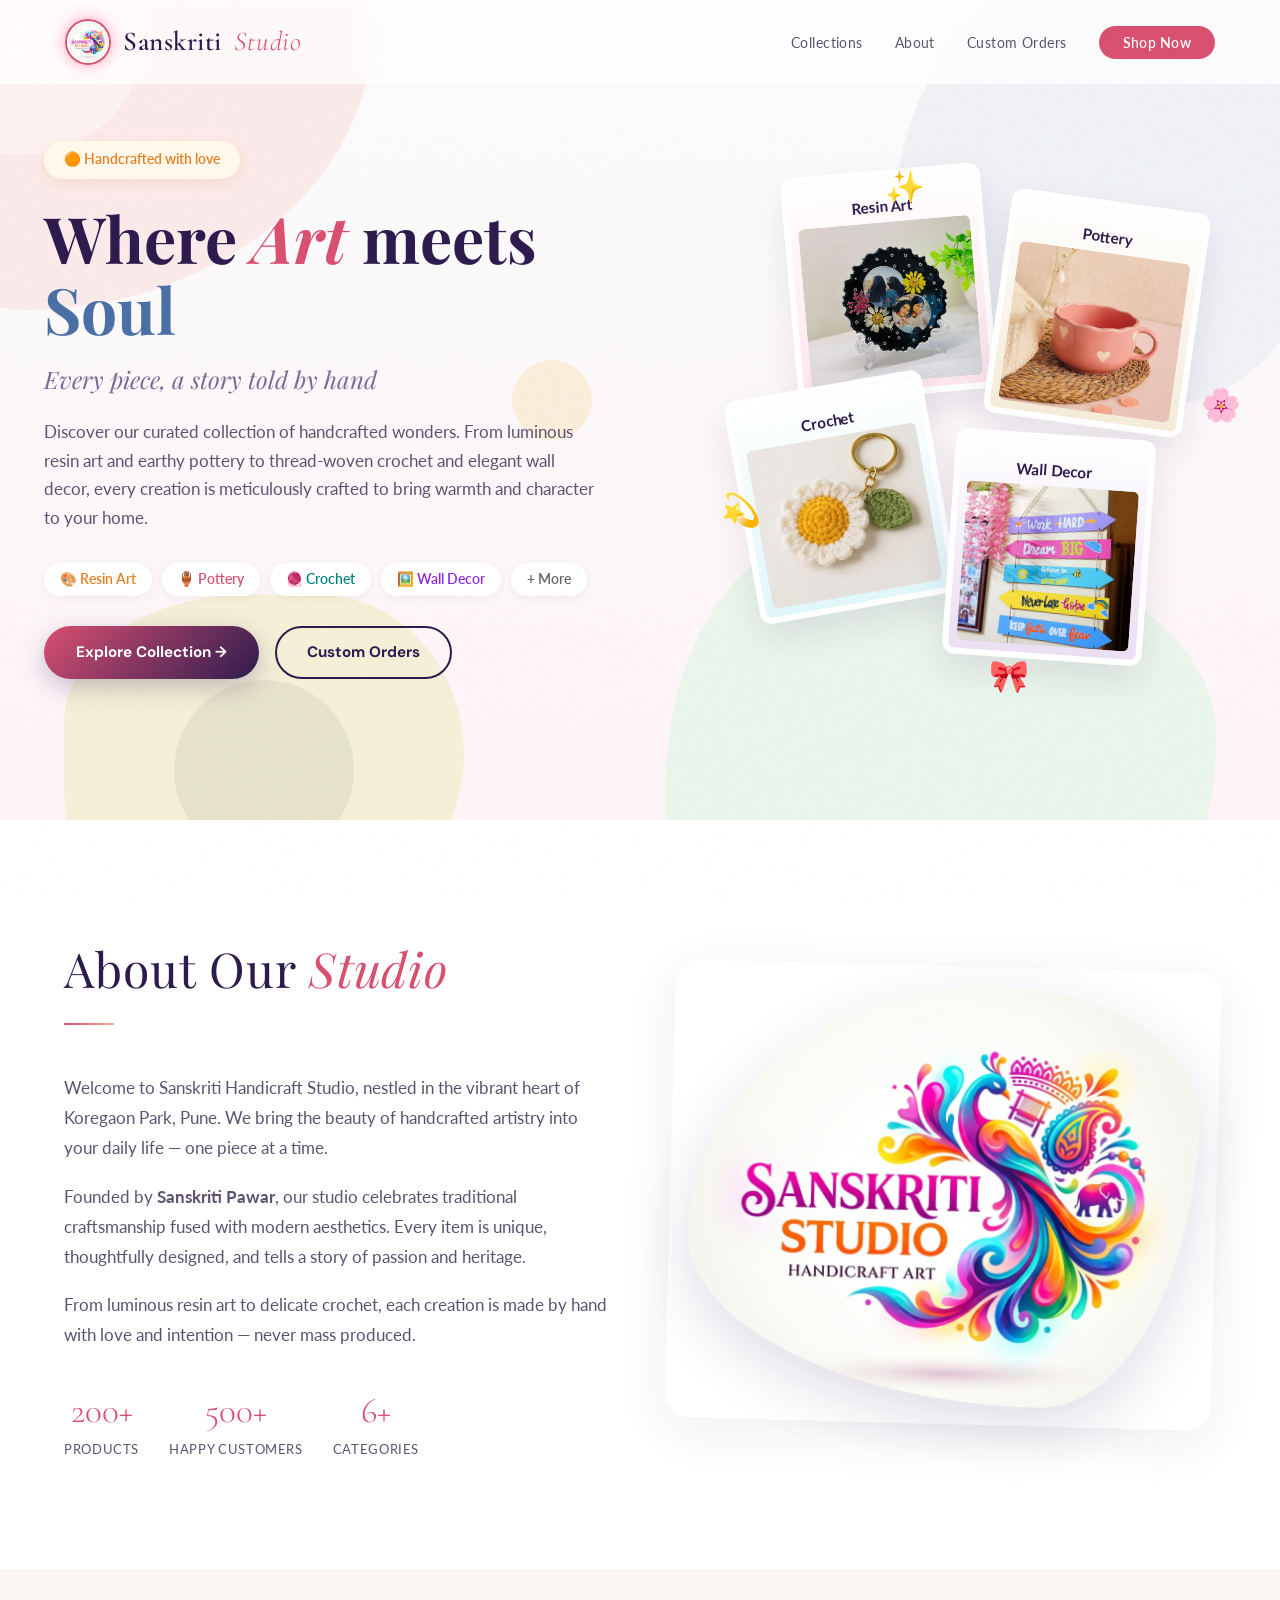
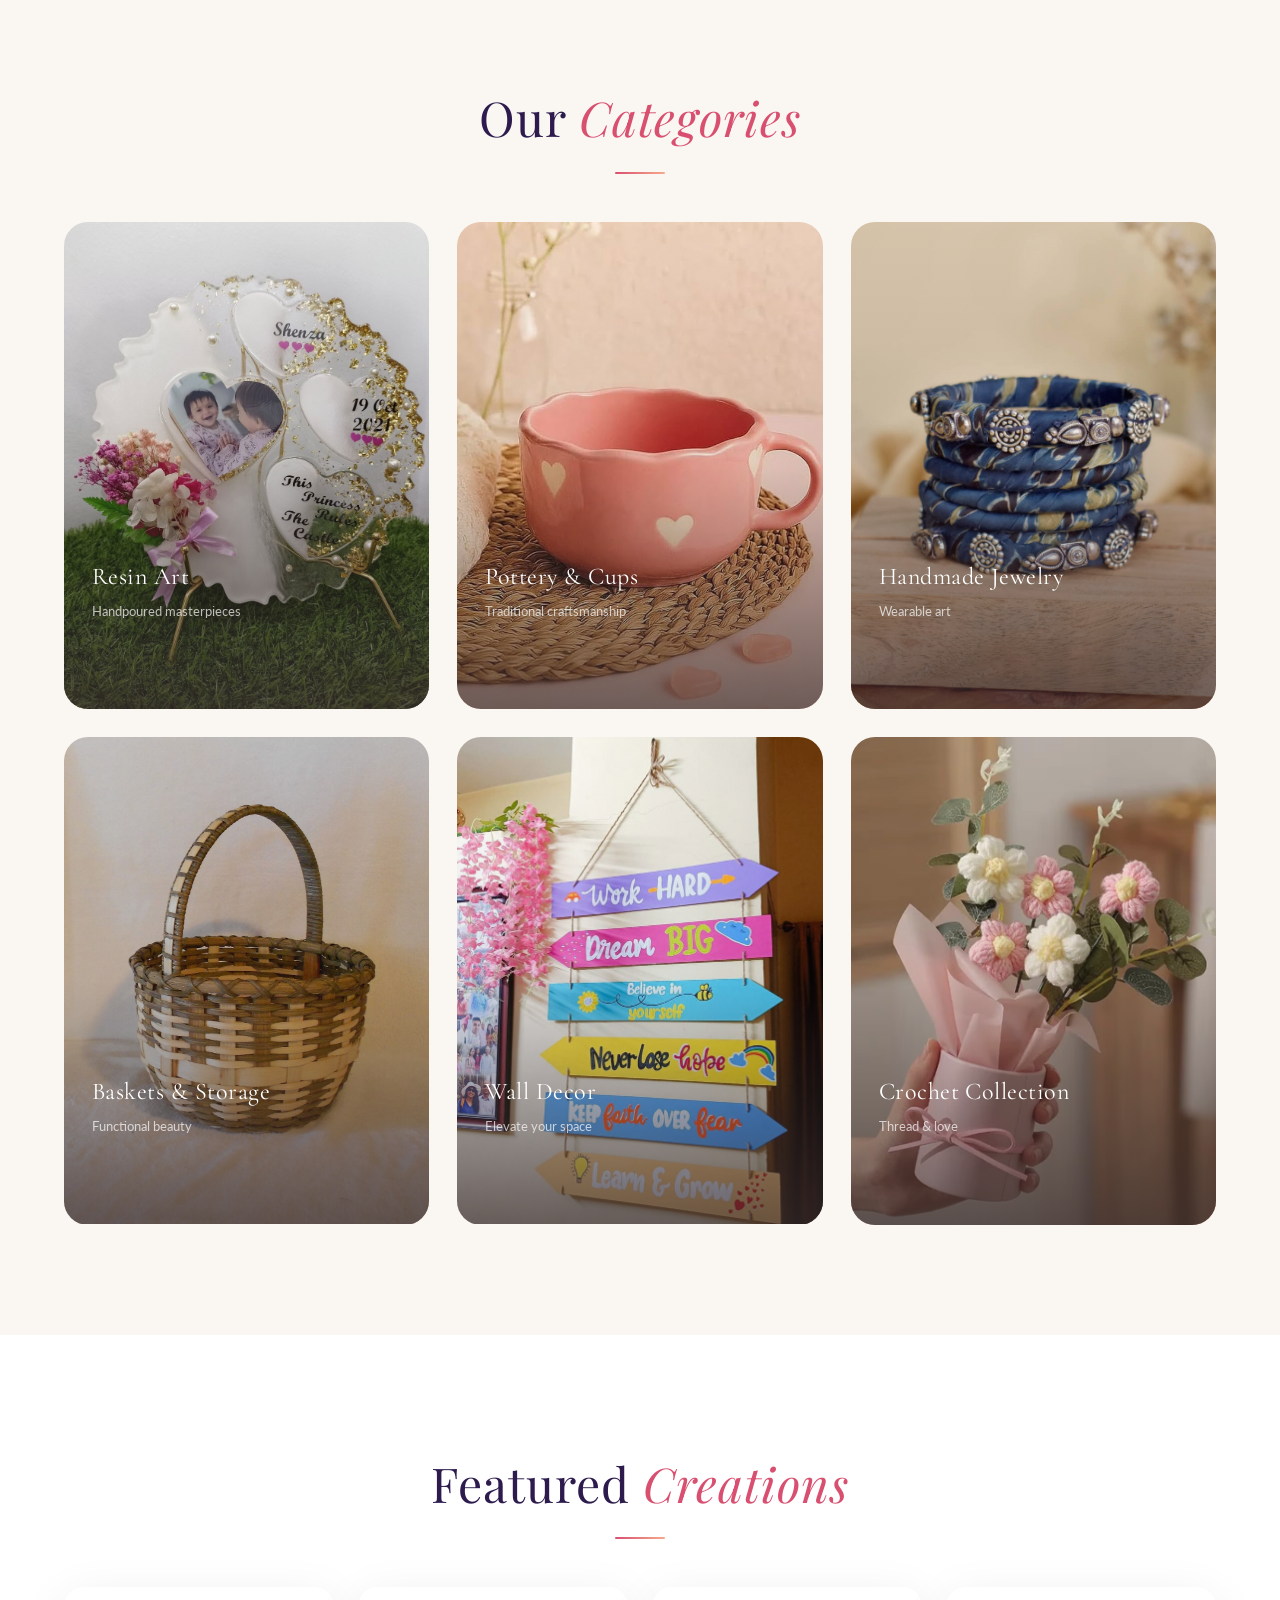
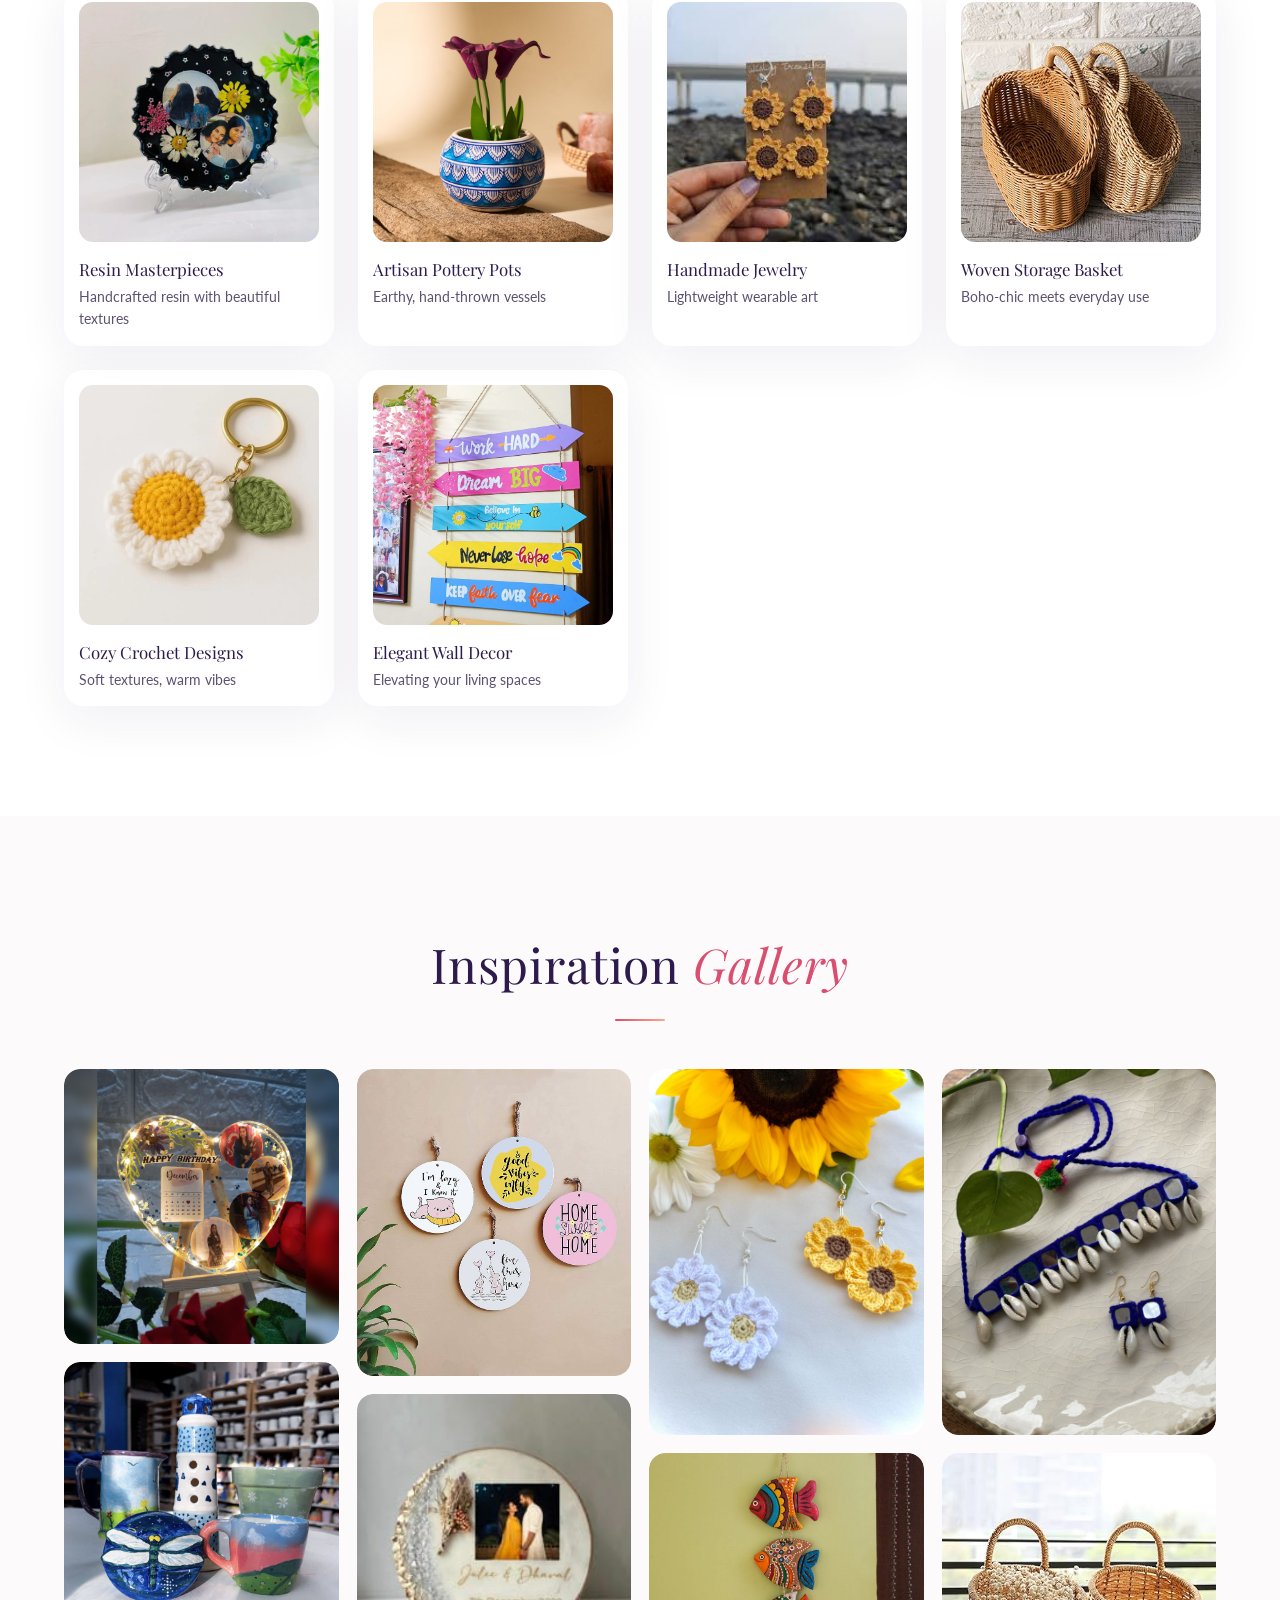
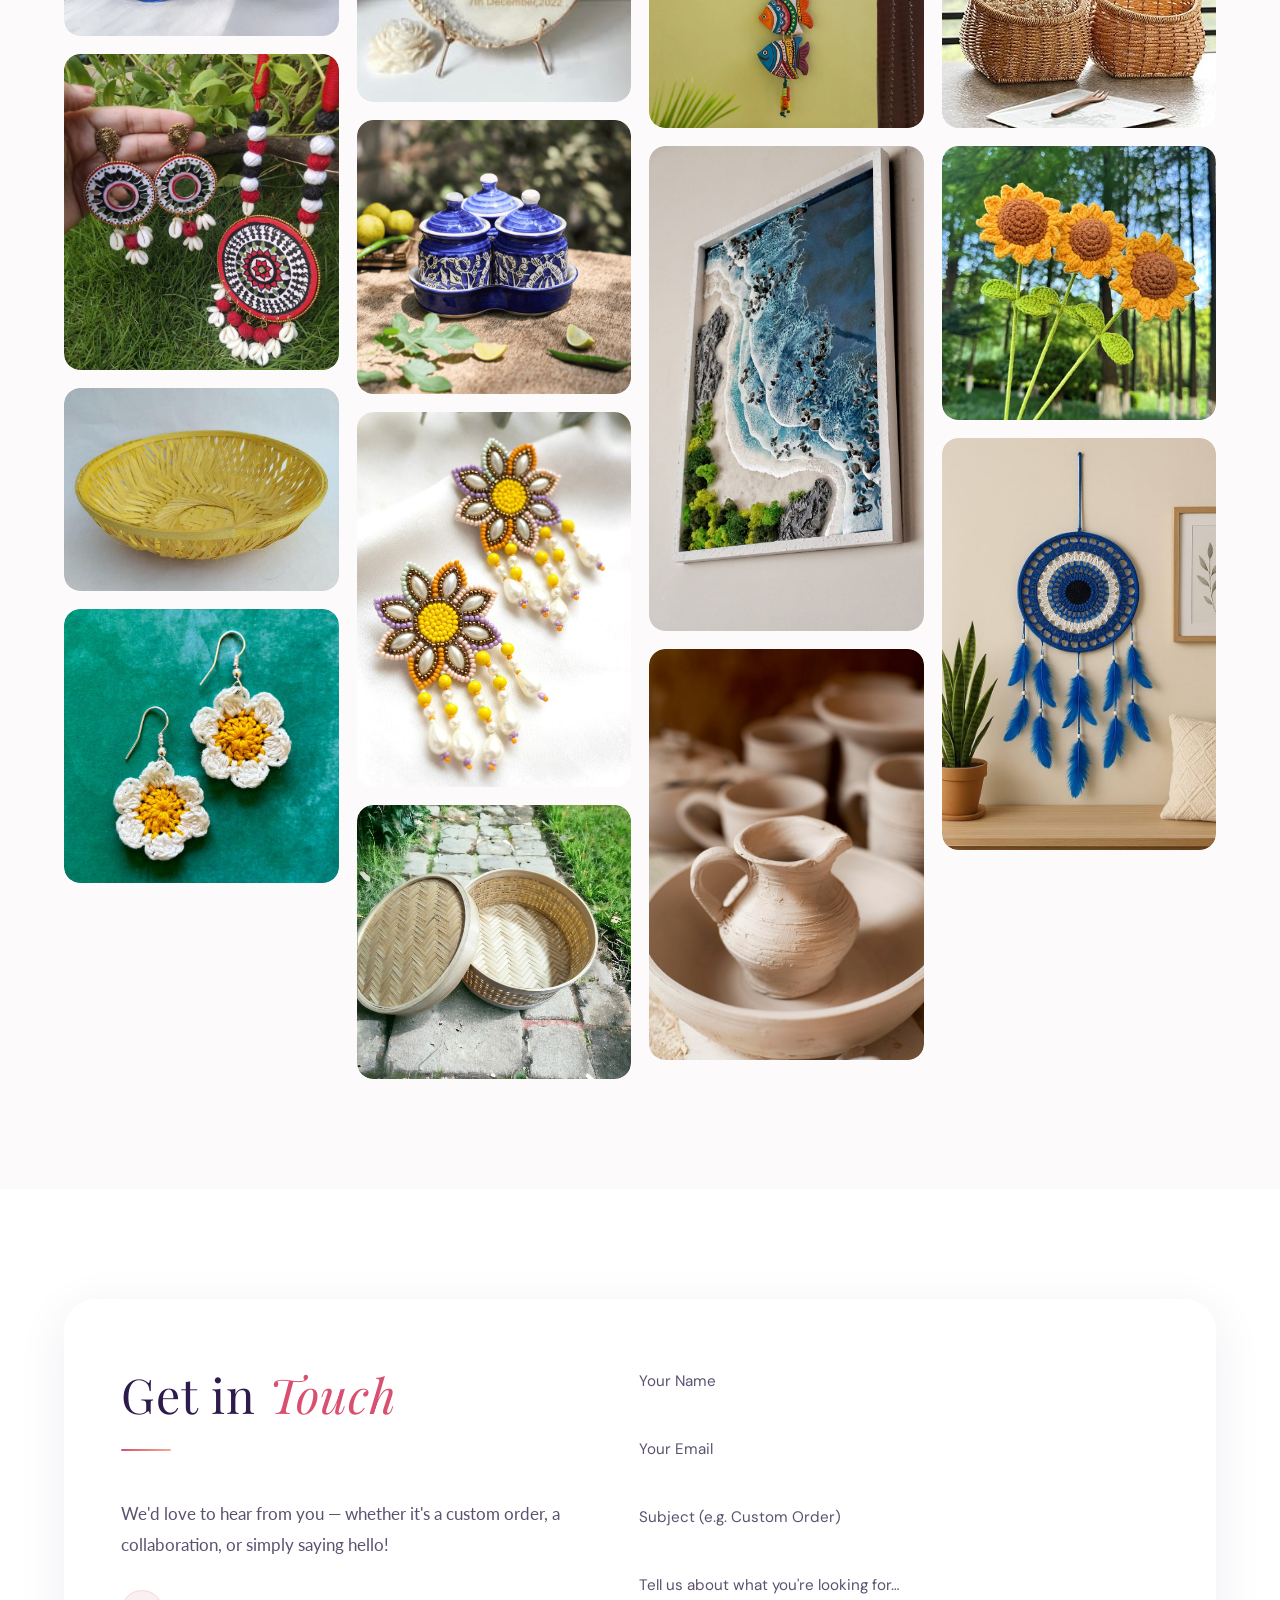
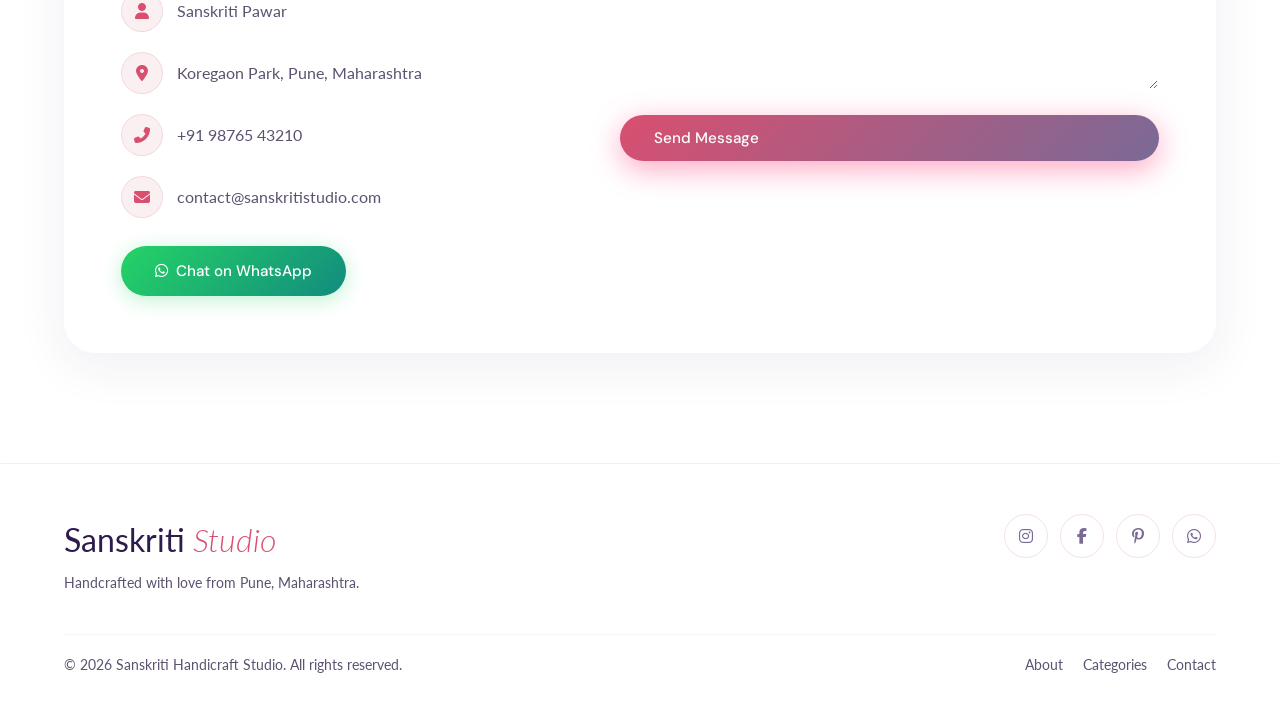
<file: index.html>
<!DOCTYPE html>
<html lang="en">

<head>
  <meta charset="UTF-8">
  <meta name="viewport" content="width=device-width, initial-scale=1.0">
  <title>Sanskriti Handicraft Studio | Handcrafted with Love</title>
  <meta name="description"
    content="Handmade resin art, pottery, jewelry, crochet and more — by Sanskriti Pawar, Koregaon Park, Pune.">
  <link rel="preconnect" href="https://fonts.googleapis.com">
  <link rel="preconnect" href="https://fonts.gstatic.com" crossorigin>
  <link
    href="https://fonts.googleapis.com/css2?family=Playfair+Display:ital,wght@0,400;0,600;0,700;1,400;1,600&family=Lato:ital,wght@0,300;0,400;0,700;1,400&display=swap"
    rel="stylesheet">
  <link href="https://unpkg.com/aos@2.3.1/dist/aos.css" rel="stylesheet">
  <link rel="stylesheet" href="https://cdnjs.cloudflare.com/ajax/libs/font-awesome/6.4.0/css/all.min.css">
  <link rel="stylesheet" href="style.css">
</head>

<body>

  <!-- BACKGROUND PATCHES (Fixed throughout the whole site) -->
  <div class="patch-wrap">
    <!-- New top patches -->
    <div class="patch patch-pink">
      <div class="patch-pink-inner"></div>
    </div>
    <div class="patch patch-blue"></div>
    <div class="patch-circle"></div>

    <!-- Previous bottom patches -->
    <div class="patch patch-yellow">
      <div class="patch-inner"></div>
    </div>
    <div class="patch patch-green"></div>
  </div>

  <!-- NAVBAR -->
  <nav class="navbar glass" id="navbar">
    <div class="nav-logo">
      <img src="Images/logo.png" alt="Sanskriti Studio Logo" class="logo-img">
      Sanskriti <span>Studio</span>
    </div>
    <ul class="nav-links">
      <li><a href="#categories">Collections</a></li>
      <li><a href="#about">About</a></li>
      <li><a href="#contact">Custom Orders</a></li>
      <li><a href="#categories" class="btn-shop-pill">Shop Now</a></li>
    </ul>
    <div class="menu-toggle"><i class="fas fa-bars"></i></div>
  </nav>

  <!-- MOBILE MENU -->
  <div class="mobile-menu glass" id="mobile-menu">
    <div class="close-menu" id="close-menu"><i class="fas fa-times"></i></div>
    <ul>
      <li><a href="#shop">Shop</a></li>
      <li><a href="#categories">Collections</a></li>
      <li><a href="#about">About</a></li>
      <li><a href="#contact">Custom Orders</a></li>
    </ul>
  </div>

  <!-- HERO -->
  <header id="hero" class="hero-section">

    <div class="container hero-split">
      <!-- Left Column -->
      <div class="hero-left">
        <div class="pill-badge" data-aos="fade-down">🟠 Handcrafted with love</div>
        <h1 class="hero-headline" data-aos="fade-up" data-aos-delay="100">Where <em class="art-text">Art</em> meets
          <span class="soul-text">Soul</span>
        </h1>
        <p class="hero-italic-sub" data-aos="fade-up" data-aos-delay="200">Every piece, a story told by hand</p>
        <p class="hero-body-text" data-aos="fade-up" data-aos-delay="300">
          Discover our curated collection of handcrafted wonders. From luminous resin art and earthy pottery to
          thread-woven crochet and elegant wall decor, every creation is meticulously crafted to bring warmth and
          character to your home.
        </p>

        <div class="cat-pills" data-aos="fade-up" data-aos-delay="400">
          <span class="pill-peach">🎨 Resin Art</span>
          <span class="pill-blush">🏺 Pottery</span>
          <span class="pill-teal">🧶 Crochet</span>
          <span class="pill-lavender">🖼️ Wall Decor</span>
          <span class="pill-gray">+ More</span>
        </div>

        <div class="hero-ctas" data-aos="fade-up" data-aos-delay="500">
          <a href="#categories" class="btn btn-grad-purple">Explore Collection &rarr;</a>
          <a href="#contact" class="btn btn-outline-dark">Custom Orders</a>
        </div>
      </div>

      <!-- Right Column Collage -->
      <div class="hero-right" data-aos="fade-left" data-aos-delay="200">
        <div class="hero-cards-collage">
          <div class="craft-card card-resin">
            <div class="card-title">Resin Art</div>
            <img src="Images/ra1.jpeg" alt="Resin Art">
          </div>
          <div class="craft-card card-pottery">
            <div class="card-title">Pottery</div>
            <img src="Images/pb5.jpeg" alt="Pottery">
          </div>
          <div class="craft-card card-crochet">
            <div class="card-title">Crochet</div>
            <img src="Images/cr1.jpeg" alt="Crochet">
          </div>
          <div class="craft-card card-wall">
            <div class="card-title">Wall Decor</div>
            <img src="Images/wallha1.jpeg" alt="Wall Decor">
          </div>

          <div class="float-emoji e1">✨</div>
          <div class="float-emoji e2">🌸</div>
          <div class="float-emoji e3">💫</div>
          <div class="float-emoji e4">🎀</div>
        </div>
      </div>
    </div>
  </header>

  <!-- ABOUT -->
  <section id="about" class="section">
    <div class="container">
      <div class="about-grid">
        <div class="about-text" data-aos="fade-right">
          <h2 class="section-title">About Our <em>Studio</em></h2>
          <span class="title-line"></span>
          <p>Welcome to Sanskriti Handicraft Studio, nestled in the vibrant heart of Koregaon Park, Pune. We bring the
            beauty of handcrafted artistry into your daily life — one piece at a time.</p>
          <p>Founded by <strong>Sanskriti Pawar</strong>, our studio celebrates traditional craftsmanship fused with
            modern aesthetics. Every item is unique, thoughtfully designed, and tells a story of passion and heritage.
          </p>
          <p>From luminous resin art to delicate crochet, each creation is made by hand with love and intention — never
            mass produced.</p>
          <div class="about-stats">
            <div class="stat">
              <div class="stat-num">200+</div>
              <div class="stat-label">Products</div>
            </div>
            <div class="stat">
              <div class="stat-num">500+</div>
              <div class="stat-label">Happy Customers</div>
            </div>
            <div class="stat">
              <div class="stat-num">6+</div>
              <div class="stat-label">Categories</div>
            </div>
          </div>
        </div>
        <div class="about-image" data-aos="fade-left">
          <div class="glass-card about-img-wrap">
            <img class="about-main-pic morphing" src="Images/logo.png" alt="Sanskriti Handicraft Studio">
          </div>
        </div>
      </div>
    </div>
  </section>

  <!-- CATEGORIES -->
  <section id="categories" class="section bg-ivory">
    <div class="container">
      <div class="text-center" data-aos="fade-up">
        <h2 class="section-title">Our <em>Categories</em></h2>
        <span class="title-line center"></span>
      </div>
      <div class="cat-grid">

        <div class="cat-card" data-aos="fade-up" data-aos-delay="100" onclick="location.href='resin.html'">
          <div class="cat-img">
            <img src="Images/1.jpeg" alt="Resin Art">
            <div class="cat-overlay">
              <div class="cat-name">Resin Art</div>
              <div class="cat-count">Handpoured masterpieces</div>
              <a href="resin.html" class="btn btn-white view-btn">View Collection →</a>
            </div>
          </div>
        </div>

        <div class="cat-card" data-aos="fade-up" data-aos-delay="150" onclick="location.href='pottery.html'">
          <div class="cat-img">
            <img src="Images/pb5.jpeg" alt="Pottery">
            <div class="cat-overlay">
              <div class="cat-name">Pottery &amp; Cups</div>
              <div class="cat-count">Traditional craftsmanship</div>
              <a href="pottery.html" class="btn btn-white view-btn">View Collection →</a>
            </div>
          </div>
        </div>

        <div class="cat-card" data-aos="fade-up" data-aos-delay="200" onclick="location.href='jewelry.html'">
          <div class="cat-img">
            <img src="Images/3.jpeg" alt="Jewelry">
            <div class="cat-overlay">
              <div class="cat-name">Handmade Jewelry</div>
              <div class="cat-count">Wearable art</div>
              <a href="jewelry.html" class="btn btn-white view-btn">View Collection →</a>
            </div>
          </div>
        </div>

        <div class="cat-card" data-aos="fade-up" data-aos-delay="250" onclick="location.href='baskets.html'">
          <div class="cat-img">
            <img src="Images/ba6.jpeg" alt="Baskets">
            <div class="cat-overlay">
              <div class="cat-name">Baskets &amp; Storage</div>
              <div class="cat-count">Functional beauty</div>
              <a href="baskets.html" class="btn btn-white view-btn">View Collection →</a>
            </div>
          </div>
        </div>

        <div class="cat-card" data-aos="fade-up" data-aos-delay="300" onclick="location.href='walldecor.html'">
          <div class="cat-img">
            <img src="Images/wallha1.jpeg" alt="Wall Decor">
            <div class="cat-overlay">
              <div class="cat-name">Wall Decor</div>
              <div class="cat-count">Elevate your space</div>
              <a href="walldecor.html" class="btn btn-white view-btn">View Collection →</a>
            </div>
          </div>
        </div>

        <div class="cat-card" data-aos="fade-up" data-aos-delay="350" onclick="location.href='crochet.html'">
          <div class="cat-img">
            <img src="Images/12.jpeg" alt="Crochet">
            <div class="cat-overlay">
              <div class="cat-name">Crochet Collection</div>
              <div class="cat-count">Thread &amp; love</div>
              <a href="crochet.html" class="btn btn-white view-btn">View Collection →</a>
            </div>
          </div>
        </div>

      </div>
    </div>
  </section>

  <!-- FEATURED -->
  <section id="featured" class="section">
    <div class="container">
      <div class="text-center" data-aos="fade-up">
        <h2 class="section-title">Featured <em>Creations</em></h2>
        <span class="title-line center"></span>
      </div>
      <div class="featured-grid">
        <div class="feat-card glass-card" data-aos="fade-up" data-aos-delay="80">
          <img src="Images/ra1.jpeg" alt="Resin Art">
          <h4>Resin Masterpieces</h4>
          <p>Handcrafted resin with beautiful textures</p>
        </div>
        <div class="feat-card glass-card" data-aos="fade-up" data-aos-delay="130">
          <img src="Images/pb1.jpeg" alt="Pottery Pots">
          <h4>Artisan Pottery Pots</h4>
          <p>Earthy, hand-thrown vessels</p>
        </div>
        <div class="feat-card glass-card" data-aos="fade-up" data-aos-delay="180">
          <img src="Images/jw1.jpeg" alt="Wearable Art">
          <h4>Handmade Jewelry</h4>
          <p>Lightweight wearable art</p>
        </div>
        <div class="feat-card glass-card" data-aos="fade-up" data-aos-delay="80">
          <img src="Images/ba1.jpeg" alt="Woven Basket">
          <h4>Woven Storage Basket</h4>
          <p>Boho-chic meets everyday use</p>
        </div>
        <div class="feat-card glass-card" data-aos="fade-up" data-aos-delay="130">
          <img src="Images/cr1.jpeg" alt="Crochet">
          <h4>Cozy Crochet Designs</h4>
          <p>Soft textures, warm vibes</p>
        </div>
        <div class="feat-card glass-card" data-aos="fade-up" data-aos-delay="180">
          <img src="Images/wallha1.jpeg" alt="Wall Decor">
          <h4>Elegant Wall Decor</h4>
          <p>Elevating your living spaces</p>
        </div>
      </div>
    </div>
  </section>

  <!-- GALLERY -->
  <section id="gallery" class="section bg-ivory">
    <div class="container">
      <div class="text-center" data-aos="fade-up">
        <h2 class="section-title">Inspiration <em>Gallery</em></h2>
        <span class="title-line center"></span>
      </div>
      <div class="masonry" data-aos="fade-up" data-aos-delay="150">
        <div class="masonry-item"><img src="Images/ra2.jpeg" alt="Gallery 1"></div>
        <div class="masonry-item"><img src="Images/pb2.jpeg" alt="Gallery 2"></div>
        <div class="masonry-item"><img src="Images/jw2.jpeg" alt="Gallery 3"></div>
        <div class="masonry-item"><img src="Images/ba2.jpeg" alt="Gallery 4"></div>
        <div class="masonry-item"><img src="Images/cr2.jpeg" alt="Gallery 5"></div>
        <div class="masonry-item"><img src="Images/wallha2.jpeg" alt="Gallery 6"></div>
        <div class="masonry-item"><img src="Images/ra3.jpeg" alt="Gallery 7"></div>
        <div class="masonry-item"><img src="Images/pb3.jpeg" alt="Gallery 8"></div>
        <div class="masonry-item"><img src="Images/jw3.jpeg" alt="Gallery 9"></div>
        <div class="masonry-item"><img src="Images/ba3.jpeg" alt="Gallery 10"></div>
        <div class="masonry-item"><img src="Images/cr3.jpeg" alt="Gallery 11"></div>
        <div class="masonry-item"><img src="Images/wallha3.jpeg" alt="Gallery 12"></div>
        <div class="masonry-item"><img src="Images/ra4.jpeg" alt="Gallery 13"></div>
        <div class="masonry-item"><img src="Images/pb4.jpeg" alt="Gallery 14"></div>
        <div class="masonry-item"><img src="Images/jw4.jpeg" alt="Gallery 15"></div>
        <div class="masonry-item"><img src="Images/ba4.jpeg" alt="Gallery 16"></div>
        <div class="masonry-item"><img src="Images/cr4.jpeg" alt="Gallery 17"></div>
        <div class="masonry-item"><img src="Images/wallha4.jpeg" alt="Gallery 18"></div>
      </div>
    </div>
  </section>

  <!-- CONTACT -->
  <section id="contact" class="section">
    <div class="container">
      <div class="contact-wrap glass-card" data-aos="fade-up">
        <div class="contact-info">
          <h2 class="section-title">Get in <em>Touch</em></h2>
          <span class="title-line"></span>
          <p>We'd love to hear from you — whether it's a custom order, a collaboration, or simply saying hello!</p>
          <div class="detail-item">
            <div class="detail-icon"><i class="fas fa-user"></i></div>
            <span>Sanskriti Pawar</span>
          </div>
          <div class="detail-item">
            <div class="detail-icon"><i class="fas fa-map-marker-alt"></i></div>
            <span>Koregaon Park, Pune, Maharashtra</span>
          </div>
          <div class="detail-item">
            <div class="detail-icon"><i class="fas fa-phone-alt"></i></div>
            <span>+91 98765 43210</span>
          </div>
          <div class="detail-item">
            <div class="detail-icon"><i class="fas fa-envelope"></i></div>
            <span>contact@sanskritistudio.com</span>
          </div>
          <div style="margin-top:28px;">
            <a href="https://wa.me/919699071424?text=Hi!%20I%20have%20a%20custom%20order%20enquiry." class="btn btn-wa"
              target="_blank">
              <i class="fab fa-whatsapp"></i> Chat on WhatsApp
            </a>
          </div>
        </div>
        <div class="contact-form">
          <form id="contactForm" action="https://formspree.io/f/xnjlzyby" method="POST">
            <div class="form-group">
              <input type="text" name="name" class="form-control" placeholder="Your Name" required>
            </div>
            <div class="form-group">
              <input type="email" name="email" class="form-control" placeholder="Your Email" required>
            </div>
            <div class="form-group">
              <input type="text" name="subject" class="form-control" placeholder="Subject (e.g. Custom Order)">
            </div>
            <div class="form-group">
              <textarea name="message" class="form-control" rows="4"
                placeholder="Tell us about what you're looking for…" required></textarea>
            </div>
            <button type="submit" class="btn btn-primary w-100">Send Message</button>
          </form>
        </div>
      </div>
    </div>
  </section>

  <!-- FOOTER -->
  <footer class="footer glass">
    <div class="container">
      <div class="footer-top">
        <div>
          <div class="footer-brand">Sanskriti <span>Studio</span></div>
          <div class="footer-tagline">Handcrafted with love from Pune, Maharashtra.</div>
        </div>
        <div class="social-links">
          <a href="#" aria-label="Instagram"><i class="fab fa-instagram"></i></a>
          <a href="#" aria-label="Facebook"><i class="fab fa-facebook-f"></i></a>
          <a href="#" aria-label="Pinterest"><i class="fab fa-pinterest-p"></i></a>
          <a href="https://wa.me/919699071424" target="_blank" aria-label="WhatsApp"><i class="fab fa-whatsapp"></i></a>
        </div>
      </div>
      <div class="footer-bottom">
        <p class="copyright">&copy; <span id="year"></span> Sanskriti Handicraft Studio. All rights reserved.</p>
        <div class="footer-links">
          <a href="#about">About</a>
          <a href="#categories">Categories</a>
          <a href="#contact">Contact</a>
        </div>
      </div>
    </div>
  </footer>

  <script src="https://unpkg.com/aos@2.3.1/dist/aos.js"></script>
  <script src="script.js"></script>
</body>

</html>
</file>
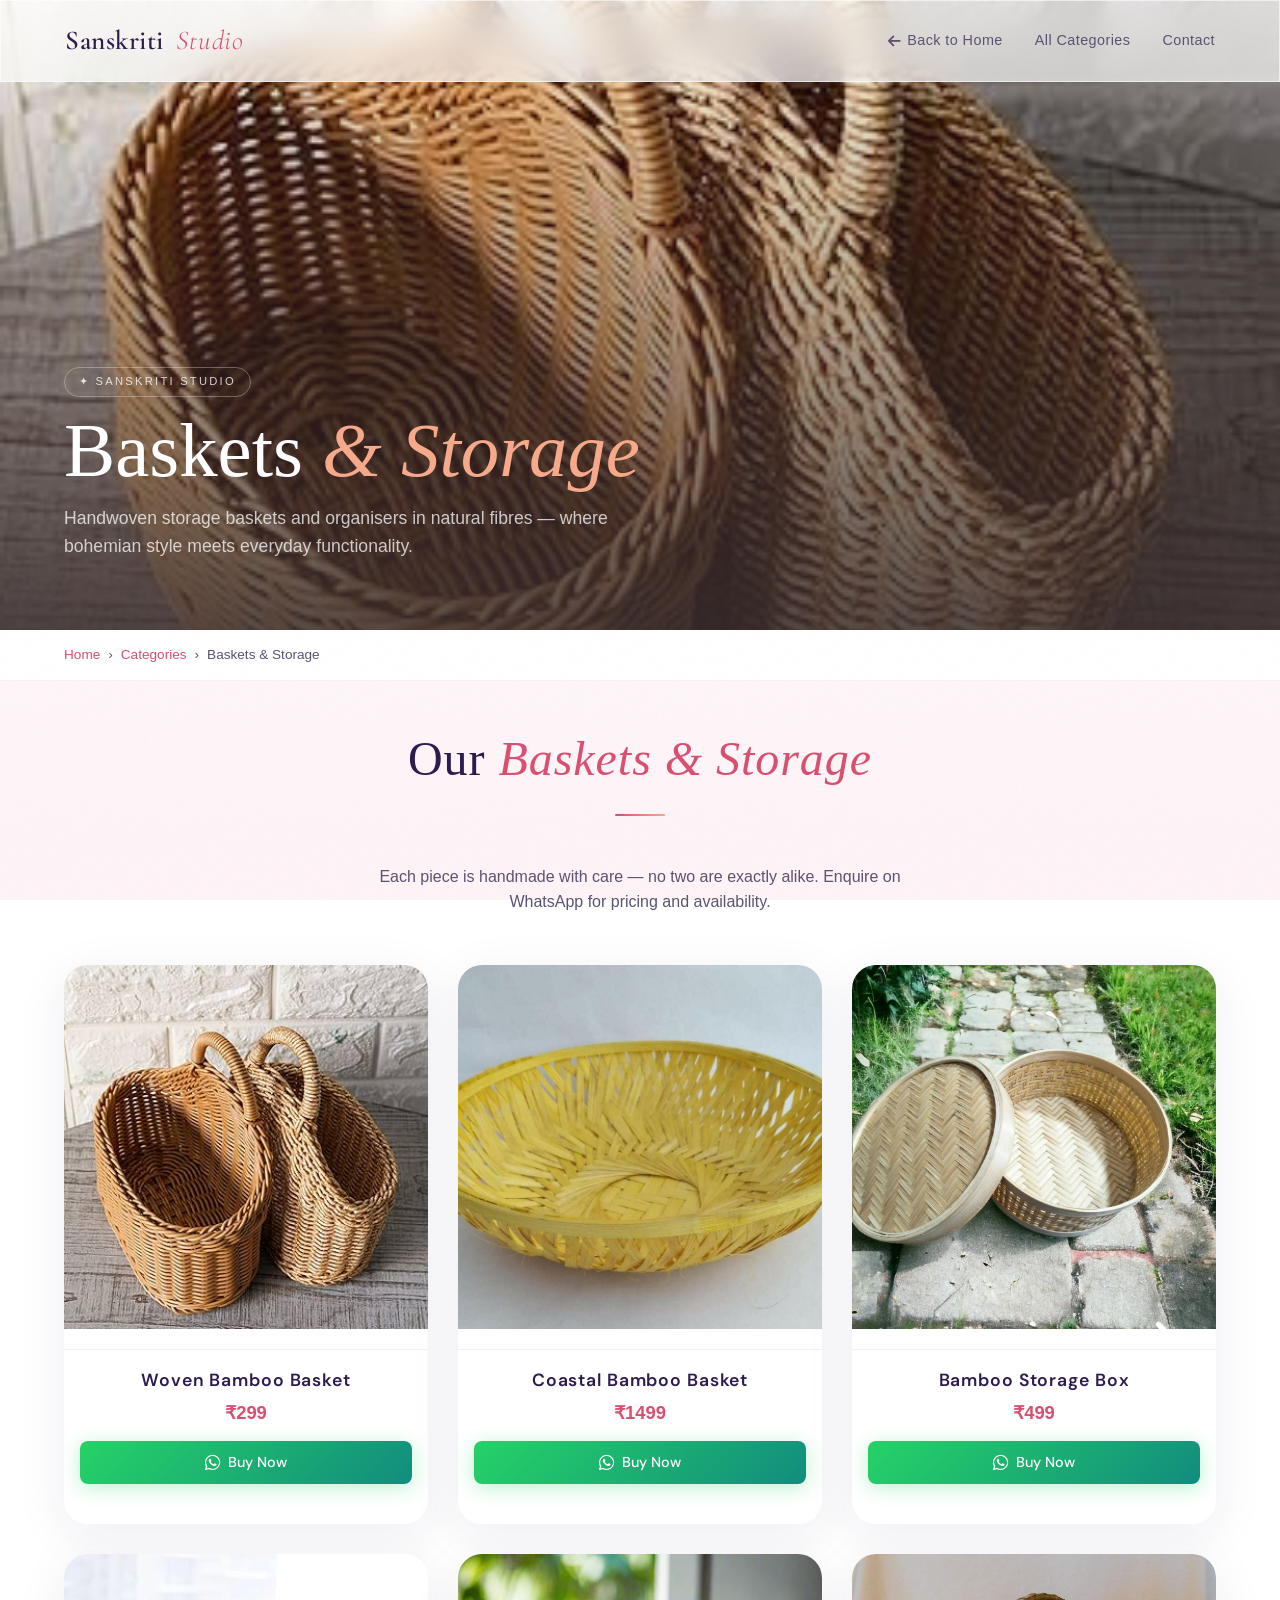
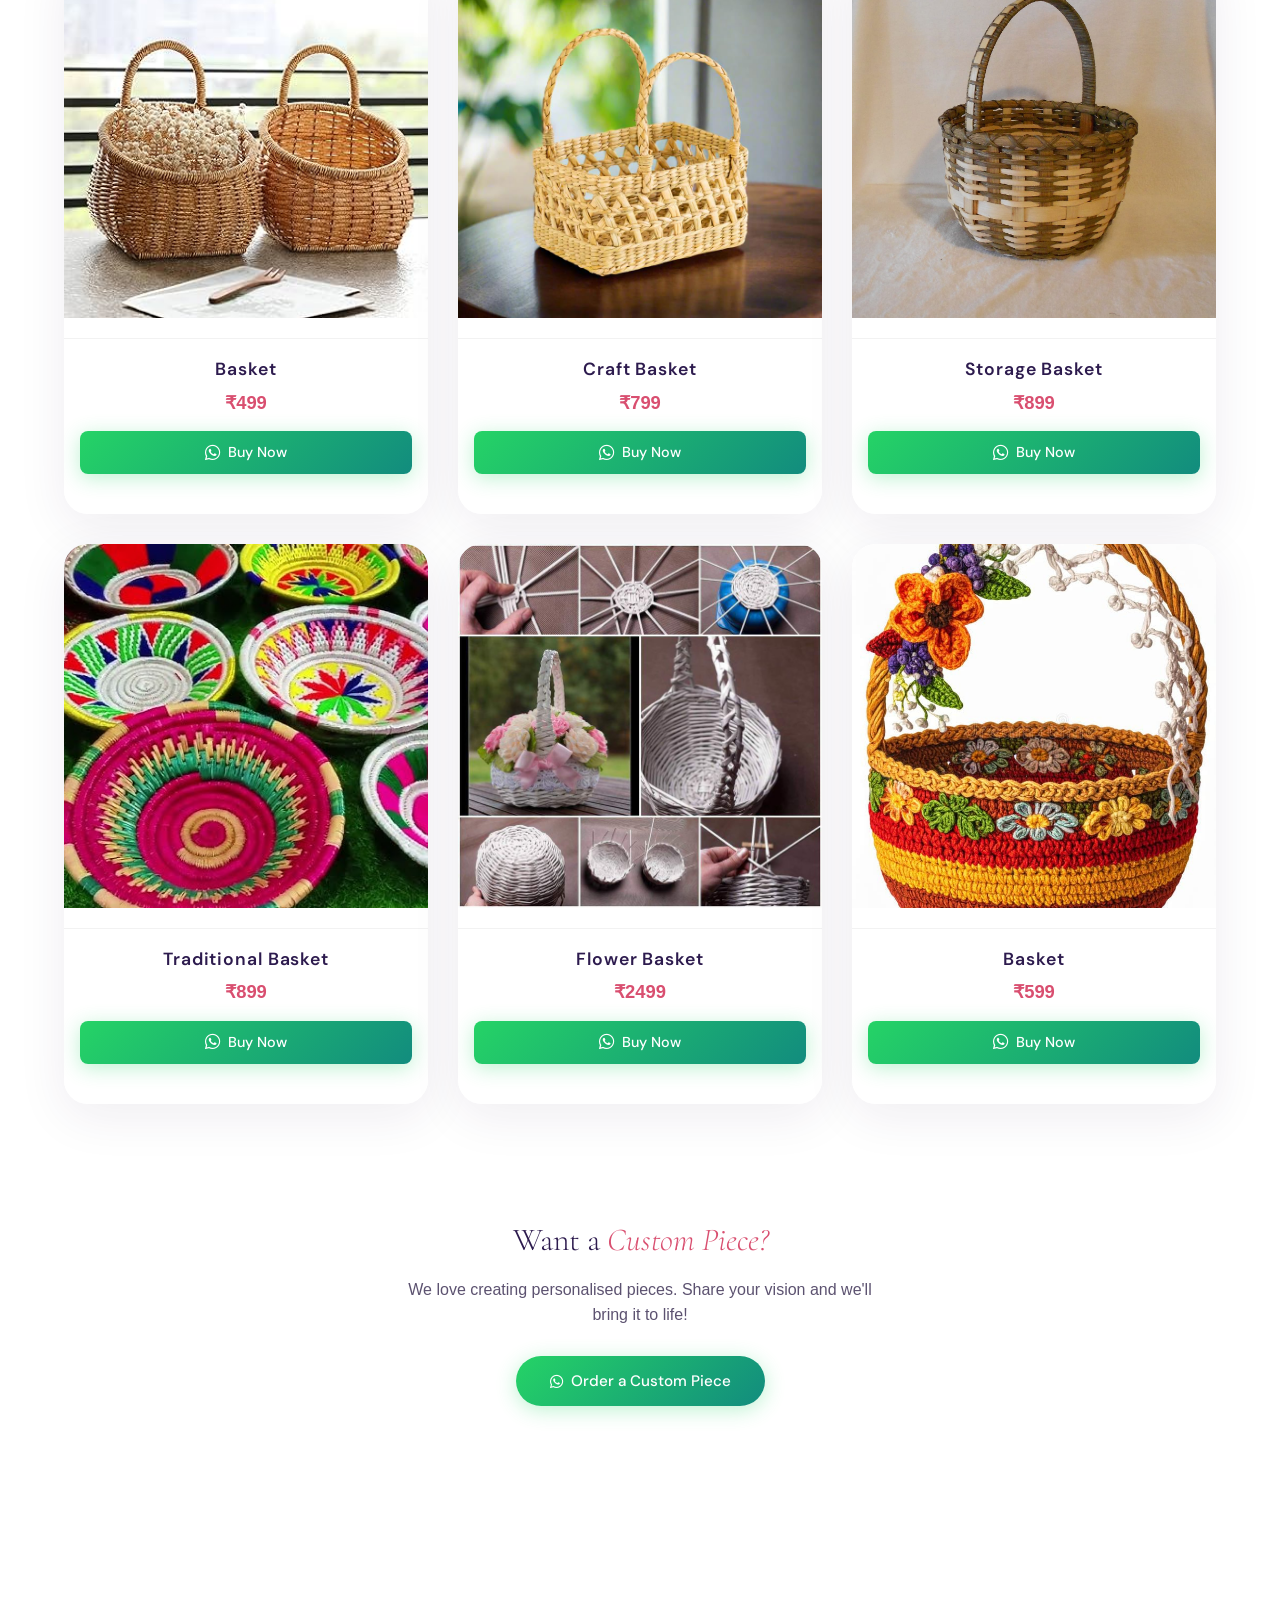
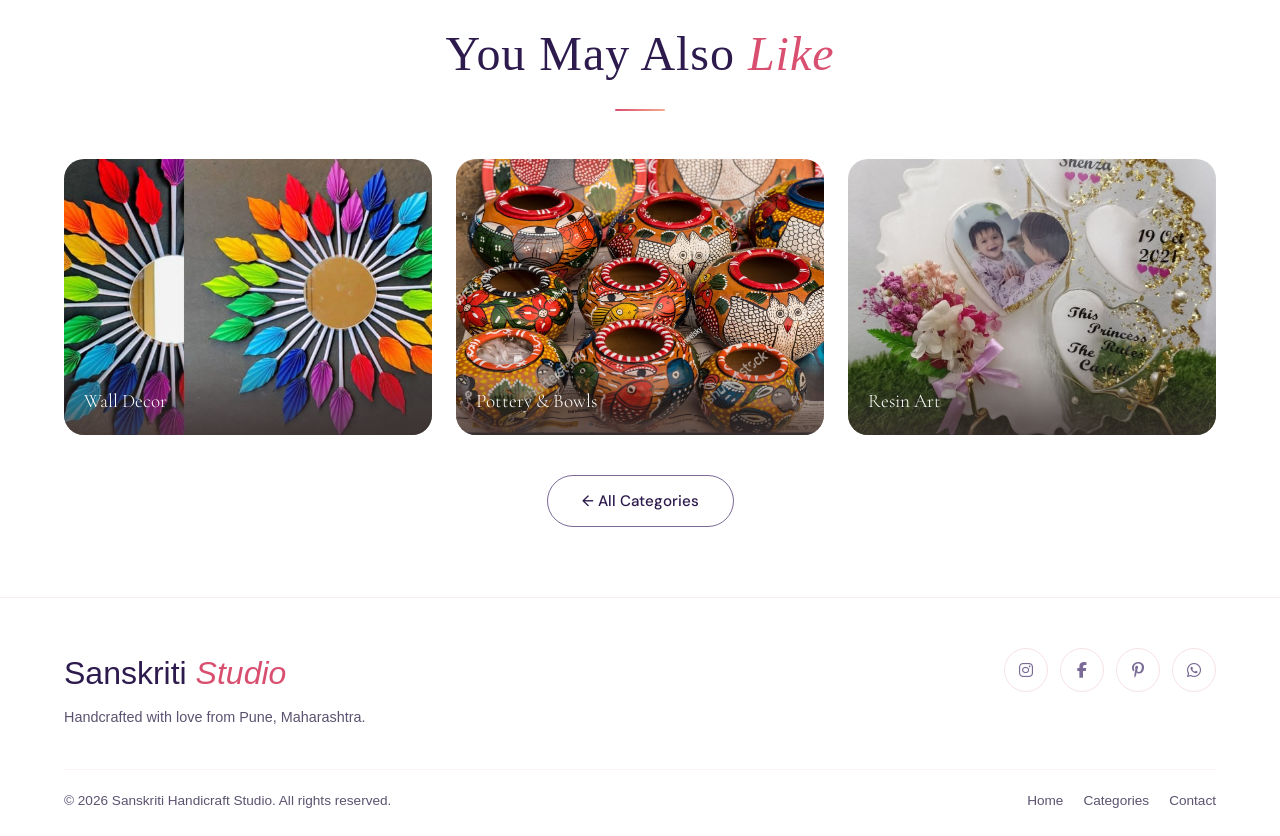
<file: baskets.html>
<!DOCTYPE html>
<html lang="en">

<head>
  <meta charset="UTF-8">
  <meta name="viewport" content="width=device-width, initial-scale=1.0">
  <title>Baskets & Storage | Sanskriti Handicraft Studio</title>
  <meta name="description"
    content="Handwoven storage baskets and organisers in natural fibres — where bohemian style meets everyday functionality.">
  <link rel="preconnect" href="https://fonts.googleapis.com">
  <link rel="preconnect" href="https://fonts.gstatic.com" crossorigin>
  <link
    href="https://fonts.googleapis.com/css2?family=Cormorant+Garamond:ital,wght@0,300;0,400;0,600;1,300;1,400&family=DM+Sans:wght@300;400;500&display=swap"
    rel="stylesheet">
  <link href="https://unpkg.com/aos@2.3.1/dist/aos.css" rel="stylesheet">
  <link rel="stylesheet" href="https://cdnjs.cloudflare.com/ajax/libs/font-awesome/6.4.0/css/all.min.css">
  <link rel="stylesheet" href="style.css">
</head>

<body>

  <!-- NAVBAR -->
  <nav class="navbar glass cat-nav">
    <div class="nav-logo">Sanskriti <span>Studio</span></div>
    <div class="nav-links">
      <a href="index.html" class="nav-back"><i class="fas fa-arrow-left"></i> Back to Home</a>
      <a href="index.html#categories">All Categories</a>
      <a href="index.html#contact">Contact</a>
    </div>
    <div class="menu-toggle"><i class="fas fa-bars"></i></div>
  </nav>

  <!-- MOBILE MENU -->
  <div class="mobile-menu glass">
    <div class="close-menu"><i class="fas fa-times"></i></div>
    <ul>
      <li><a href="index.html">Home</a></li>
      <li><a href="index.html#categories">All Categories</a></li>
      <li><a href="index.html#contact">Contact</a></li>
    </ul>
  </div>

  <!-- CATEGORY HERO -->
  <section class="cat-hero">
    <div class="blob-wrap">
      <div class="blob blob-1" style="opacity:0.2;"></div>
      <div class="blob blob-2" style="opacity:0.15;"></div>
    </div>
    <img src="Images/ba1.jpeg" alt="Baskets & Storage" class="cat-hero-img">
    <div class="cat-hero-overlay"></div>
    <div class="cat-hero-content">
      <div class="cat-hero-badge" data-aos="fade-up">✦ Sanskriti Studio</div>
      <h1 class="cat-hero-title" data-aos="fade-up" data-aos-delay="80">Baskets <em>&amp; Storage</em></h1>
      <p class="cat-hero-desc" data-aos="fade-up" data-aos-delay="160">Handwoven storage baskets and organisers in
        natural fibres — where bohemian style meets everyday functionality.</p>
    </div>
  </section>

  <!-- BREADCRUMB -->
  <div style="background:var(--ivory);padding:14px 0;border-bottom:1px solid rgba(232,180,184,0.2);">
    <div class="container" style="display:flex;align-items:center;gap:8px;font-size:0.85rem;color:var(--text-light);">
      <a href="index.html" style="color:var(--rose);">Home</a>
      <span>›</span>
      <a href="index.html#categories" style="color:var(--rose);">Categories</a>
      <span>›</span>
      <span>Baskets & Storage</span>
    </div>
  </div>

  <!-- PRODUCTS -->
  <section class="products-section">
    <div class="container">
      <div class="text-center" data-aos="fade-up" style="margin-bottom:50px;">
        <h2 class="section-title">Our <em>Baskets & Storage</em></h2>
        <span class="title-line center"></span>
        <p style="color:var(--text-light);max-width:560px;margin:0 auto;">Each piece is handmade with care — no two are
          exactly alike. Enquire on WhatsApp for pricing and availability.</p>
      </div>
      <div class="product-grid-new">
        <div class="product-item-new" data-aos="fade-up" data-aos-delay="50">
          <div class="img-wrap">
            <img src="Images/ba1.jpeg" alt="Woven Bamboo Basket" onerror="this.onerror=null; this.src='Images/1.jpeg';">
          </div>
          <div class="prod-details" style="padding: 16px; text-align: center; border-top: 1px solid rgba(0,0,0,0.05);">
            <div class="prod-name"
              style="font-weight: 600; color: var(--primary-purple); font-size: 1.1rem; margin-bottom: 4px;">Woven
              Bamboo Basket</div>
            <div class="prod-price"
              style="font-weight: 800; color: var(--rose); font-size: 1.15rem; margin-bottom: 14px;">₹299</div>
            <a href="https://wa.me/919699071424?text=Hi!%20I%20would%20like%20to%20purchase%20the%20item%20'Woven%20Bamboo%20Basket'%20(BA1)%20priced%20at%20₹299."
              target="_blank" class="btn btn-wa"
              style="display: flex; justify-content: center; align-items: center; gap: 8px; font-size: 0.9rem; padding: 10px; width: 100%; border-radius: 8px;">
              <i class="fab fa-whatsapp" style="font-size: 1.1rem;"></i> Buy Now
            </a>
          </div>
        </div>
        <div class="product-item-new" data-aos="fade-up" data-aos-delay="100">
          <div class="img-wrap">
            <img src="Images/ba2.jpeg" alt="Coastal Bamboo Basket"
              onerror="this.onerror=null; this.src='Images/1.jpeg';">
          </div>
          <div class="prod-details" style="padding: 16px; text-align: center; border-top: 1px solid rgba(0,0,0,0.05);">
            <div class="prod-name"
              style="font-weight: 600; color: var(--primary-purple); font-size: 1.1rem; margin-bottom: 4px;">Coastal
              Bamboo Basket</div>
            <div class="prod-price"
              style="font-weight: 800; color: var(--rose); font-size: 1.15rem; margin-bottom: 14px;">₹1499</div>
            <a href="https://wa.me/919699071424?text=Hi!%20I%20would%20like%20to%20purchase%20the%20item%20'Coastal%20Bamboo%20Basket'%20(BA2)%20priced%20at%20₹1499."
              target="_blank" class="btn btn-wa"
              style="display: flex; justify-content: center; align-items: center; gap: 8px; font-size: 0.9rem; padding: 10px; width: 100%; border-radius: 8px;">
              <i class="fab fa-whatsapp" style="font-size: 1.1rem;"></i> Buy Now
            </a>
          </div>
        </div>
        <div class="product-item-new" data-aos="fade-up" data-aos-delay="150">
          <div class="img-wrap">
            <img src="Images/ba3.jpeg" alt="Minimalist Rattan Hamper"
              onerror="this.onerror=null; this.src='Images/1.jpeg';">
          </div>
          <div class="prod-details" style="padding: 16px; text-align: center; border-top: 1px solid rgba(0,0,0,0.05);">
            <div class="prod-name"
              style="font-weight: 600; color: var(--primary-purple); font-size: 1.1rem; margin-bottom: 4px;">Bamboo
              Storage Box</div>
            <div class="prod-price"
              style="font-weight: 800; color: var(--rose); font-size: 1.15rem; margin-bottom: 14px;">₹499</div>
            <a href="https://wa.me/919699071424?text=Hi!%20I%20would%20like%20to%20purchase%20the%20item%20'Minimalist%20Rattan%20Hamper'%20(BA3)%20priced%20at%20₹799."
              target="_blank" class="btn btn-wa"
              style="display: flex; justify-content: center; align-items: center; gap: 8px; font-size: 0.9rem; padding: 10px; width: 100%; border-radius: 8px;">
              <i class="fab fa-whatsapp" style="font-size: 1.1rem;"></i> Buy Now
            </a>
          </div>
        </div>
        <div class="product-item-new" data-aos="fade-up" data-aos-delay="200">
          <div class="img-wrap">
            <img src="Images/ba4.jpeg" alt="Handwoven Jute Storage"
              onerror="this.onerror=null; this.src='Images/1.jpeg';">
          </div>
          <div class="prod-details" style="padding: 16px; text-align: center; border-top: 1px solid rgba(0,0,0,0.05);">
            <div class="prod-name"
              style="font-weight: 600; color: var(--primary-purple); font-size: 1.1rem; margin-bottom: 4px;">Basket
            </div>
            <div class="prod-price"
              style="font-weight: 800; color: var(--rose); font-size: 1.15rem; margin-bottom: 14px;">₹499</div>
            <a href="https://wa.me/919699071424?text=Hi!%20I%20would%20like%20to%20purchase%20the%20item%20'Handwoven%20Jute%20Storage'%20(BA4)%20priced%20at%20₹499."
              target="_blank" class="btn btn-wa"
              style="display: flex; justify-content: center; align-items: center; gap: 8px; font-size: 0.9rem; padding: 10px; width: 100%; border-radius: 8px;">
              <i class="fab fa-whatsapp" style="font-size: 1.1rem;"></i> Buy Now
            </a>
          </div>
        </div>
        <div class="product-item-new" data-aos="fade-up" data-aos-delay="50">
          <div class="img-wrap">
            <img src="Images/ba5.jpeg" alt="Minimalist Seagrass Basket"
              onerror="this.onerror=null; this.src='Images/1.jpeg';">
          </div>
          <div class="prod-details" style="padding: 16px; text-align: center; border-top: 1px solid rgba(0,0,0,0.05);">
            <div class="prod-name"
              style="font-weight: 600; color: var(--primary-purple); font-size: 1.1rem; margin-bottom: 4px;">Craft
              Basket</div>
            <div class="prod-price"
              style="font-weight: 800; color: var(--rose); font-size: 1.15rem; margin-bottom: 14px;">₹799</div>
            <a href="https://wa.me/919699071424?text=Hi!%20I%20would%20like%20to%20purchase%20the%20item%20'Minimalist%20Seagrass%20Basket'%20(BA5)%20priced%20at%20₹799."
              target="_blank" class="btn btn-wa"
              style="display: flex; justify-content: center; align-items: center; gap: 8px; font-size: 0.9rem; padding: 10px; width: 100%; border-radius: 8px;">
              <i class="fab fa-whatsapp" style="font-size: 1.1rem;"></i> Buy Now
            </a>
          </div>
        </div>
        <div class="product-item-new" data-aos="fade-up" data-aos-delay="100">
          <div class="img-wrap">
            <img src="Images/ba6.jpeg" alt="Cozy Macrame Bin" onerror="this.onerror=null; this.src='Images/1.jpeg';">
          </div>
          <div class="prod-details" style="padding: 16px; text-align: center; border-top: 1px solid rgba(0,0,0,0.05);">
            <div class="prod-name"
              style="font-weight: 600; color: var(--primary-purple); font-size: 1.1rem; margin-bottom: 4px;">Storage
              Basket</div>
            <div class="prod-price"
              style="font-weight: 800; color: var(--rose); font-size: 1.15rem; margin-bottom: 14px;">₹899</div>
            <a href="https://wa.me/919699071424?text=Hi!%20I%20would%20like%20to%20purchase%20the%20item%20'Cozy%20Macrame%20Bin'%20(BA6)%20priced%20at%20₹899."
              target="_blank" class="btn btn-wa"
              style="display: flex; justify-content: center; align-items: center; gap: 8px; font-size: 0.9rem; padding: 10px; width: 100%; border-radius: 8px;">
              <i class="fab fa-whatsapp" style="font-size: 1.1rem;"></i> Buy Now
            </a>
          </div>
        </div>
        <div class="product-item-new" data-aos="fade-up" data-aos-delay="150">
          <div class="img-wrap">
            <img src="Images/ba7.jpeg" alt="Cozy Bamboo Basket" onerror="this.onerror=null; this.src='Images/1.jpeg';">
          </div>
          <div class="prod-details" style="padding: 16px; text-align: center; border-top: 1px solid rgba(0,0,0,0.05);">
            <div class="prod-name"
              style="font-weight: 600; color: var(--primary-purple); font-size: 1.1rem; margin-bottom: 4px;">Traditional
              Basket</div>
            <div class="prod-price"
              style="font-weight: 800; color: var(--rose); font-size: 1.15rem; margin-bottom: 14px;">₹899</div>
            <a href="https://wa.me/919699071424?text=Hi!%20I%20would%20like%20to%20purchase%20the%20item%20'Cozy%20Bamboo%20Basket'%20(BA7)%20priced%20at%20₹899."
              target="_blank" class="btn btn-wa"
              style="display: flex; justify-content: center; align-items: center; gap: 8px; font-size: 0.9rem; padding: 10px; width: 100%; border-radius: 8px;">
              <i class="fab fa-whatsapp" style="font-size: 1.1rem;"></i> Buy Now
            </a>
          </div>
        </div>
        <div class="product-item-new" data-aos="fade-up" data-aos-delay="200">
          <div class="img-wrap">
            <img src="Images/ba8.jpeg" alt="Natural Rattan Hamper"
              onerror="this.onerror=null; this.src='Images/1.jpeg';">
          </div>
          <div class="prod-details" style="padding: 16px; text-align: center; border-top: 1px solid rgba(0,0,0,0.05);">
            <div class="prod-name"
              style="font-weight: 600; color: var(--primary-purple); font-size: 1.1rem; margin-bottom: 4px;">Flower
              Basket</div>
            <div class="prod-price"
              style="font-weight: 800; color: var(--rose); font-size: 1.15rem; margin-bottom: 14px;">₹2499</div>
            <a href="https://wa.me/919699071424?text=Hi!%20I%20would%20like%20to%20purchase%20the%20item%20'Natural%20Rattan%20Hamper'%20(BA8)%20priced%20at%20₹2499."
              target="_blank" class="btn btn-wa"
              style="display: flex; justify-content: center; align-items: center; gap: 8px; font-size: 0.9rem; padding: 10px; width: 100%; border-radius: 8px;">
              <i class="fab fa-whatsapp" style="font-size: 1.1rem;"></i> Buy Now
            </a>
          </div>
        </div>
        <div class="product-item-new" data-aos="fade-up" data-aos-delay="50">
          <div class="img-wrap">
            <img src="Images/ba9.jpeg" alt="Natural Bamboo Basket"
              onerror="this.onerror=null; this.src='Images/1.jpeg';">
          </div>
          <div class="prod-details" style="padding: 16px; text-align: center; border-top: 1px solid rgba(0,0,0,0.05);">
            <div class="prod-name"
              style="font-weight: 600; color: var(--primary-purple); font-size: 1.1rem; margin-bottom: 4px;">Basket
            </div>
            <div class="prod-price"
              style="font-weight: 800; color: var(--rose); font-size: 1.15rem; margin-bottom: 14px;">₹599</div>
            <a href="https://wa.me/919699071424?text=Hi!%20I%20would%20like%20to%20purchase%20the%20item%20'Natural%20Bamboo%20Basket'%20(BA9)%20priced%20at%20₹599."
              target="_blank" class="btn btn-wa"
              style="display: flex; justify-content: center; align-items: center; gap: 8px; font-size: 0.9rem; padding: 10px; width: 100%; border-radius: 8px;">
              <i class="fab fa-whatsapp" style="font-size: 1.1rem;"></i> Buy Now
            </a>
          </div>
        </div>
      </div>

      <!-- Custom Order CTA -->
      <div style="text-align:center;margin-top:60px;padding:50px 30px;background:var(--ivory);border-radius:24px;"
        data-aos="fade-up">
        <h3
          style="font-family:'Cormorant Garamond',serif;font-size:2rem;font-weight:300;color:var(--dusty);margin-bottom:12px;">
          Want a <em style="color:var(--rose);">Custom Piece?</em>
        </h3>
        <p style="color:var(--text-light);margin-bottom:28px;max-width:480px;margin-left:auto;margin-right:auto;">
          We love creating personalised pieces. Share your vision and we'll bring it to life!
        </p>
        <a href="https://wa.me/919699071424?text=Hi!%20I%20want%20a%20custom%20Baskets%20&%20Storage%20piece."
          class="btn btn-wa" target="_blank">
          <i class="fab fa-whatsapp"></i> Order a Custom Piece
        </a>
      </div>
    </div>
  </section>

  <!-- YOU MAY ALSO LIKE -->
  <section class="also-like">
    <div class="container">
      <div class="text-center" data-aos="fade-up" style="margin-bottom:40px;">
        <h2 class="section-title">You May Also <em>Like</em></h2>
        <span class="title-line center"></span>
      </div>
      <div class="also-grid">
        <a href="walldecor.html" class="also-card" data-aos="fade-up" data-aos-delay="60">
          <img src="Images/6.jpeg" alt="Wall Decor">
          <div class="also-label">Wall Decor</div>
        </a>
        <a href="pottery.html" class="also-card" data-aos="fade-up" data-aos-delay="120">
          <img src="Images/8.jpeg" alt="Pottery & Bowls">
          <div class="also-label">Pottery & Bowls</div>
        </a>
        <a href="resin.html" class="also-card" data-aos="fade-up" data-aos-delay="180">
          <img src="Images/1.jpeg" alt="Resin Art">
          <div class="also-label">Resin Art</div>
        </a>
      </div>
      <div style="text-align:center;margin-top:40px;">
        <a href="index.html#categories" class="btn btn-outline">← All Categories</a>
      </div>
    </div>
  </section>

  <!-- FOOTER -->
  <footer class="footer glass">
    <div class="container">
      <div class="footer-top">
        <div>
          <div class="footer-brand">Sanskriti <span>Studio</span></div>
          <div class="footer-tagline">Handcrafted with love from Pune, Maharashtra.</div>
        </div>
        <div class="social-links">
          <a href="#" aria-label="Instagram"><i class="fab fa-instagram"></i></a>
          <a href="#" aria-label="Facebook"><i class="fab fa-facebook-f"></i></a>
          <a href="#" aria-label="Pinterest"><i class="fab fa-pinterest-p"></i></a>
          <a href="https://wa.me/919699071424" target="_blank" aria-label="WhatsApp"><i class="fab fa-whatsapp"></i></a>
        </div>
      </div>
      <div class="footer-bottom">
        <p class="copyright">&copy; <span id="year"></span> Sanskriti Handicraft Studio. All rights reserved.</p>
        <div class="footer-links">
          <a href="index.html">Home</a>
          <a href="index.html#categories">Categories</a>
          <a href="index.html#contact">Contact</a>
        </div>
      </div>
    </div>
  </footer>

  <script src="https://unpkg.com/aos@2.3.1/dist/aos.js"></script>
  <script src="script.js"></script>
</body>

</html>
</file>
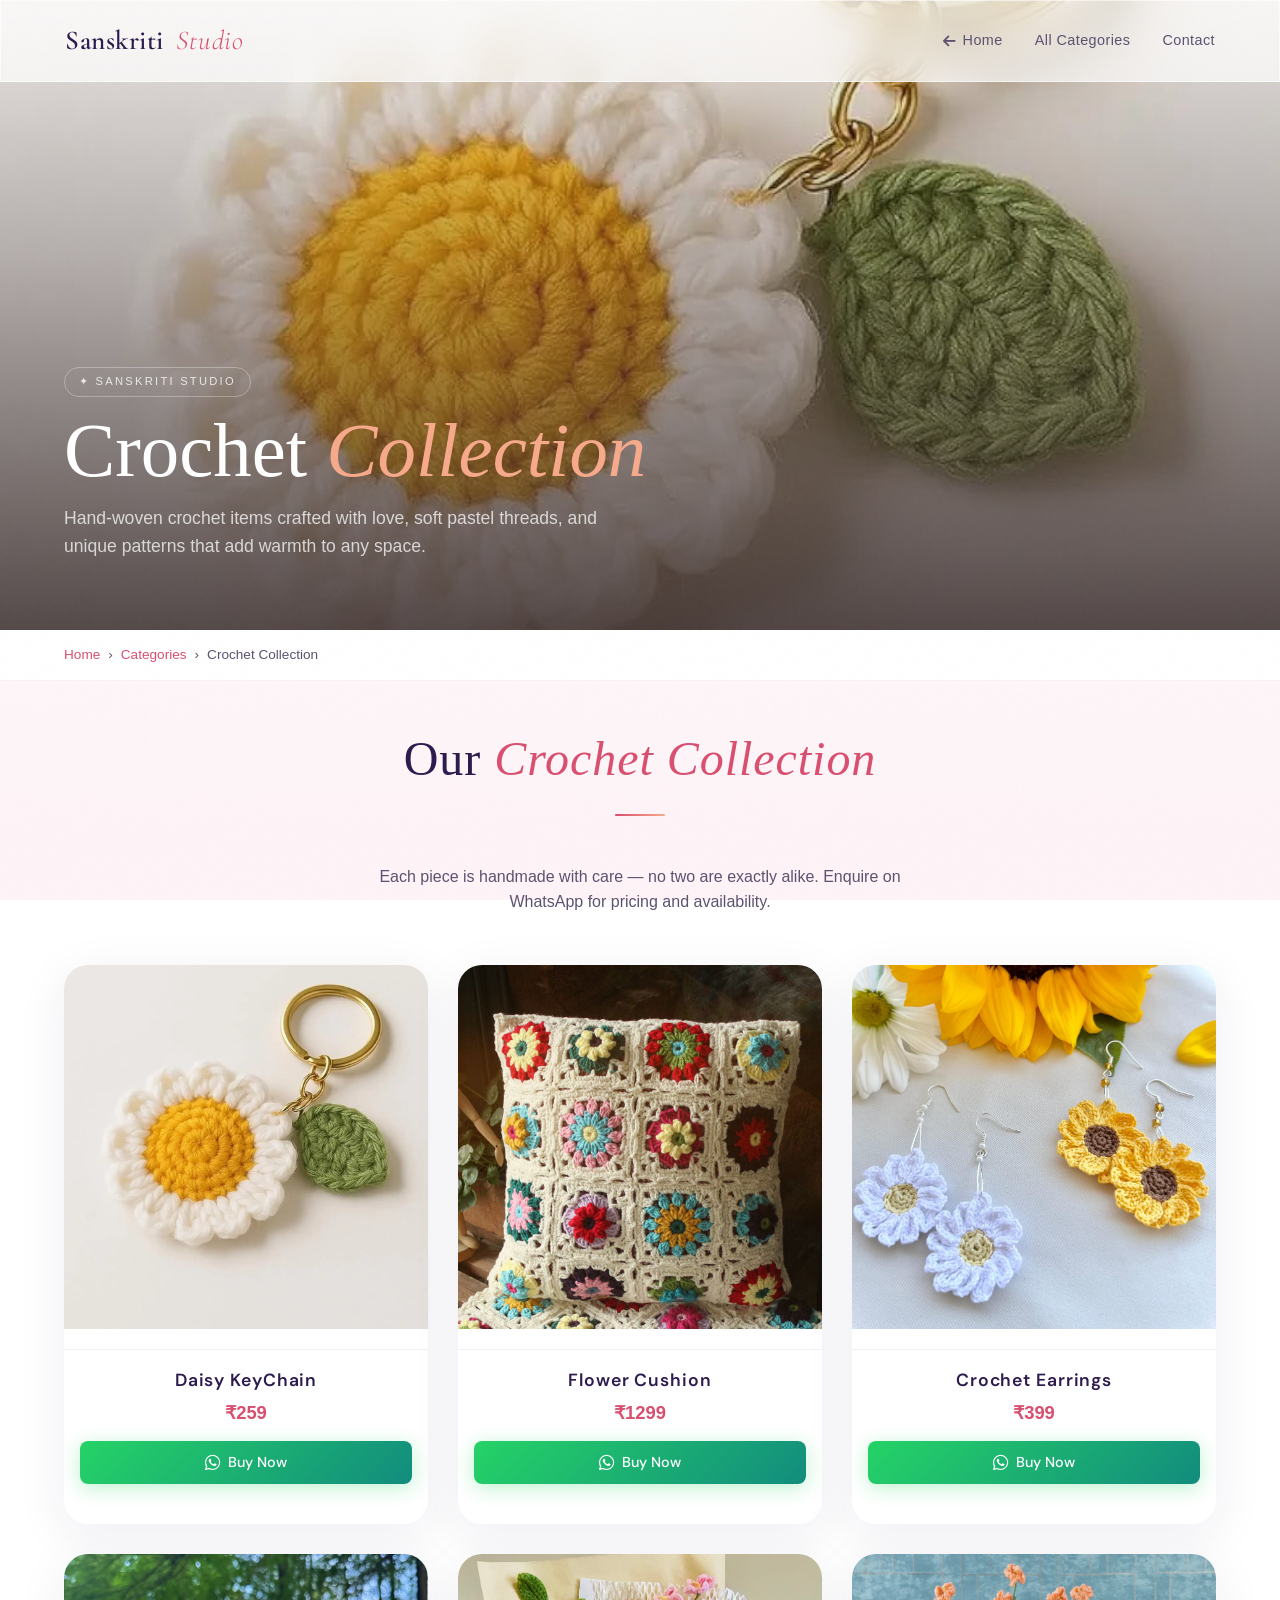
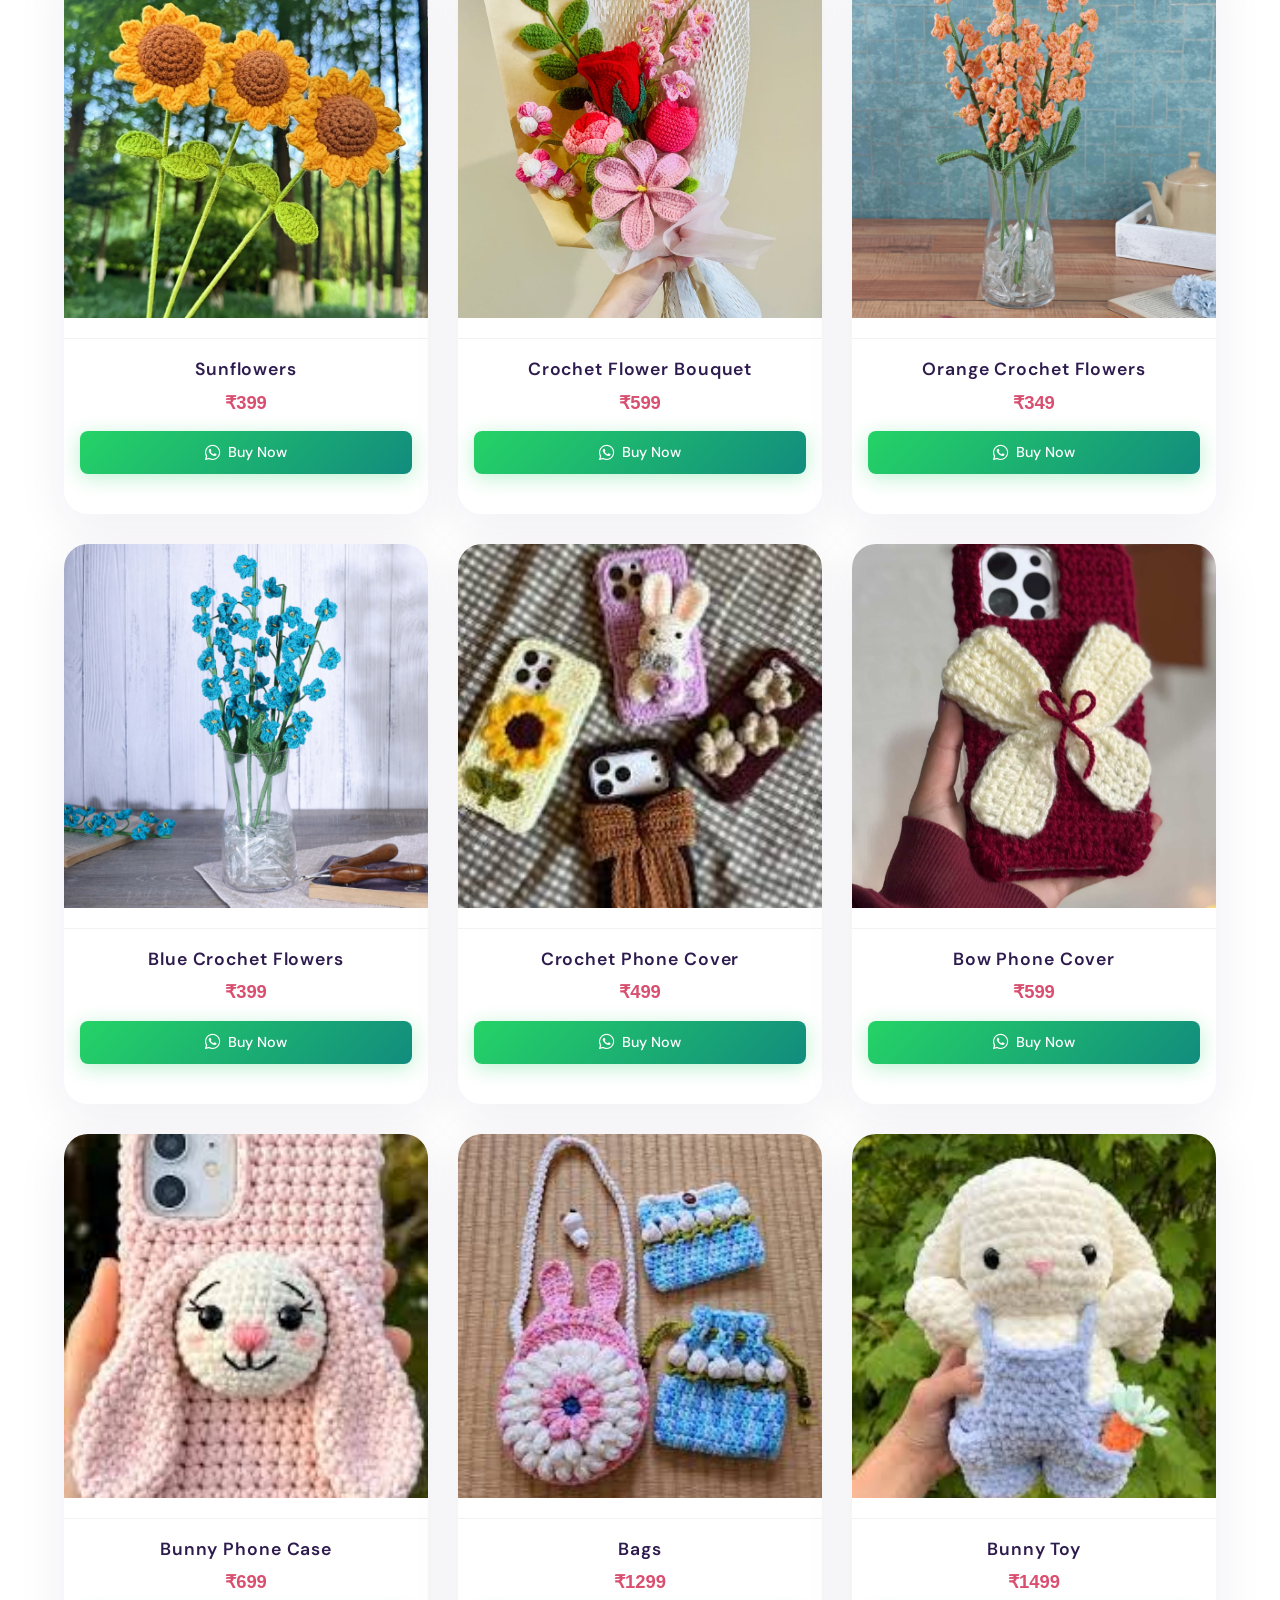
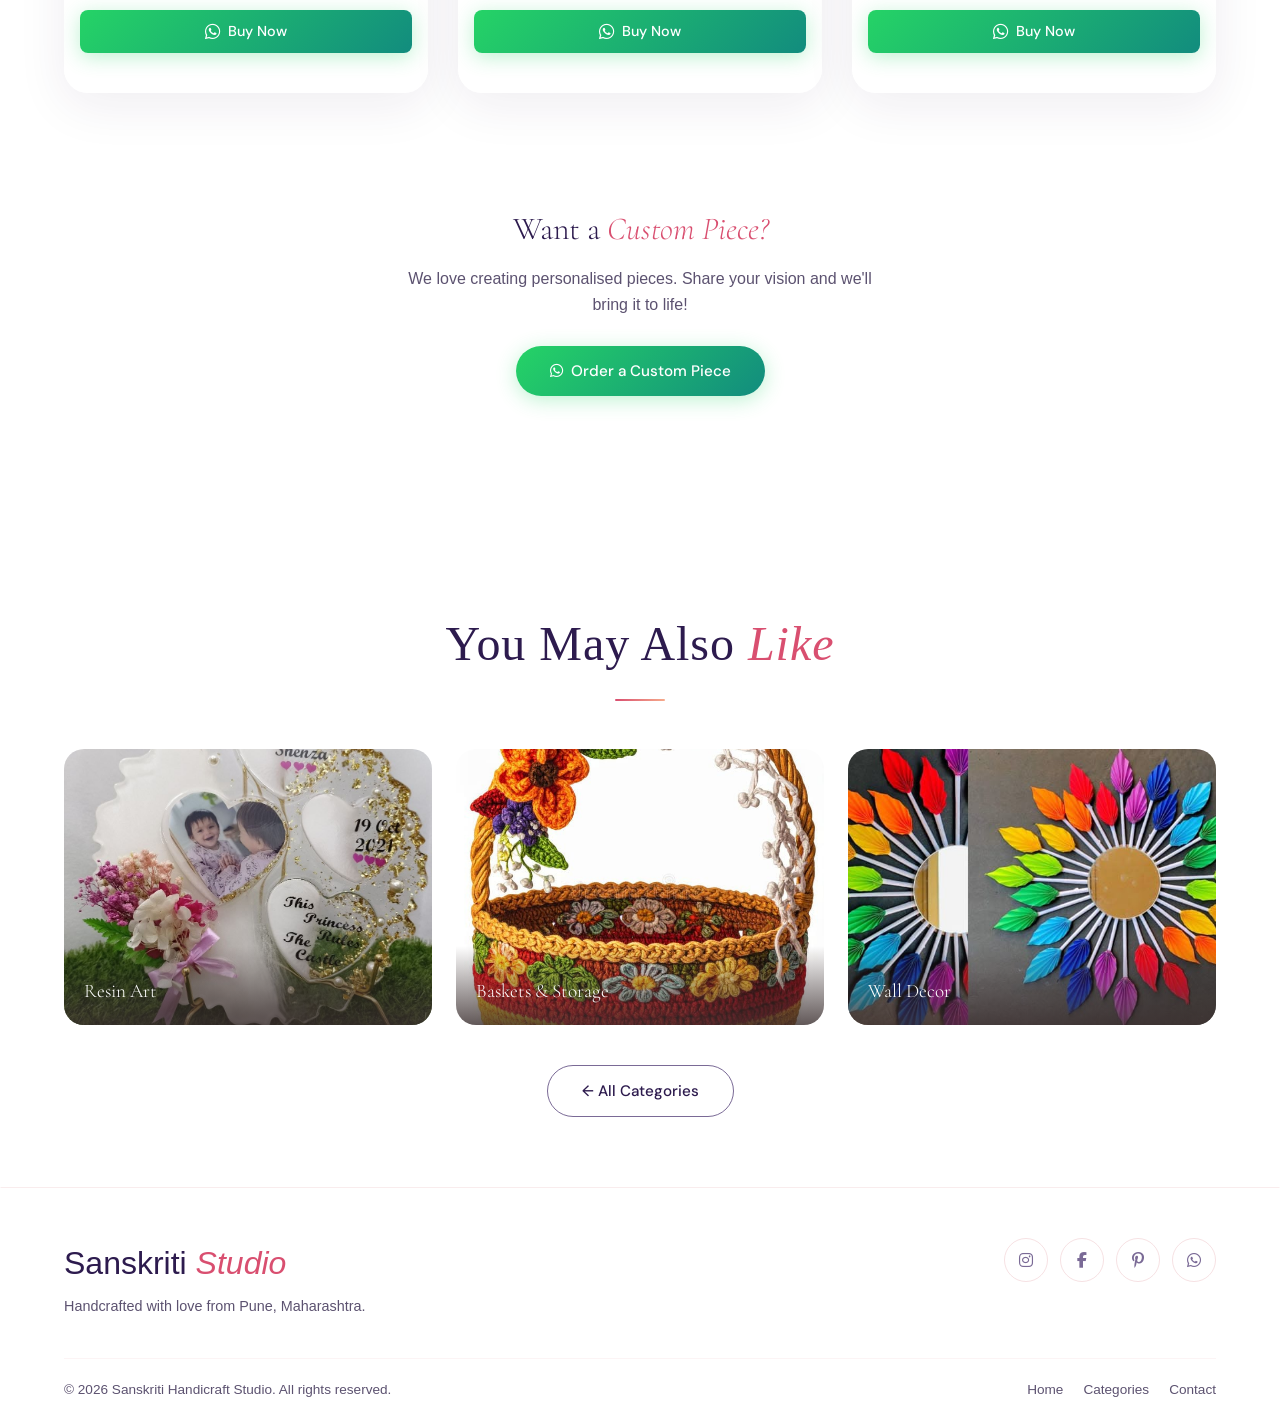
<file: crochet.html>
<!DOCTYPE html>
<html lang="en">

<head>
  <meta charset="UTF-8">
  <meta name="viewport" content="width=device-width, initial-scale=1.0">
  <title>Crochet Collection | Sanskriti Handicraft Studio</title>
  <meta name="description"
    content="Hand-woven crochet items crafted with love, soft pastel threads, and unique patterns that add warmth to any space.">
  <link rel="preconnect" href="https://fonts.googleapis.com">
  <link rel="preconnect" href="https://fonts.gstatic.com" crossorigin>
  <link
    href="https://fonts.googleapis.com/css2?family=Cormorant+Garamond:ital,wght@0,300;0,400;0,600;1,300;1,400&family=DM+Sans:wght@300;400;500&display=swap"
    rel="stylesheet">
  <link href="https://unpkg.com/aos@2.3.1/dist/aos.css" rel="stylesheet">
  <link rel="stylesheet" href="https://cdnjs.cloudflare.com/ajax/libs/font-awesome/6.4.0/css/all.min.css">
  <link rel="stylesheet" href="style.css">
</head>

<body>

  <!-- NAVBAR -->
  <nav class="navbar glass cat-nav">
    <div class="nav-logo">Sanskriti <span>Studio</span></div>
    <div class="nav-links">
      <a href="index.html" class="nav-back"><i class="fas fa-arrow-left"></i>Home</a>
      <a href="index.html#categories">All Categories</a>
      <a href="index.html#contact">Contact</a>
    </div>
    <div class="menu-toggle"><i class="fas fa-bars"></i></div>
  </nav>

  <!-- MOBILE MENU -->
  <div class="mobile-menu glass">
    <div class="close-menu"><i class="fas fa-times"></i></div>
    <ul>
      <li><a href="index.html">Home</a></li>
      <li><a href="index.html#categories">All Categories</a></li>
      <li><a href="index.html#contact">Contact</a></li>
    </ul>
  </div>

  <!-- CATEGORY HERO -->
  <section class="cat-hero">
    <div class="blob-wrap">
      <div class="blob blob-1" style="opacity:0.2;"></div>
      <div class="blob blob-2" style="opacity:0.15;"></div>
    </div>
    <img src="Images/cr1.jpeg" alt="Crochet Collection" class="cat-hero-img">
    <div class="cat-hero-overlay"></div>
    <div class="cat-hero-content">
      <div class="cat-hero-badge" data-aos="fade-up">✦ Sanskriti Studio</div>
      <h1 class="cat-hero-title" data-aos="fade-up" data-aos-delay="80">Crochet <em>Collection</em></h1>
      <p class="cat-hero-desc" data-aos="fade-up" data-aos-delay="160">Hand-woven crochet items crafted with love, soft
        pastel threads, and unique patterns that add warmth to any space.</p>
    </div>
  </section>

  <!-- BREADCRUMB -->
  <div style="background:var(--ivory);padding:14px 0;border-bottom:1px solid rgba(232,180,184,0.2);">
    <div class="container" style="display:flex;align-items:center;gap:8px;font-size:0.85rem;color:var(--text-light);">
      <a href="index.html" style="color:var(--rose);">Home</a>
      <span>›</span>
      <a href="index.html#categories" style="color:var(--rose);">Categories</a>
      <span>›</span>
      <span>Crochet Collection</span>
    </div>
  </div>

  <!-- PRODUCTS -->
  <section class="products-section">
    <div class="container">
      <div class="text-center" data-aos="fade-up" style="margin-bottom:50px;">
        <h2 class="section-title">Our <em>Crochet Collection</em></h2>
        <span class="title-line center"></span>
        <p style="color:var(--text-light);max-width:560px;margin:0 auto;">Each piece is handmade with care — no two are
          exactly alike. Enquire on WhatsApp for pricing and availability.</p>
      </div>
      <div class="product-grid-new">
        <div class="product-item-new" data-aos="fade-up" data-aos-delay="50">
          <div class="img-wrap">
            <img src="Images/cr1.jpeg" alt="Cozy Tote Bag" onerror="this.onerror=null; this.src='Images/1.jpeg';">
          </div>
          <div class="prod-details" style="padding: 16px; text-align: center; border-top: 1px solid rgba(0,0,0,0.05);">
            <div class="prod-name"
              style="font-weight: 600; color: var(--primary-purple); font-size: 1.1rem; margin-bottom: 4px;">Daisy
              KeyChain
            </div>
            <div class="prod-price"
              style="font-weight: 800; color: var(--rose); font-size: 1.15rem; margin-bottom: 14px;">₹259</div>
            <a href="https://wa.me/919699071424?text=Hi!%20I%20would%20like%20to%20purchase%20the%20item%20'Cozy%20Tote%20Bag'%20(CR1)%20priced%20at%20₹299."
              target="_blank" class="btn btn-wa"
              style="display: flex; justify-content: center; align-items: center; gap: 8px; font-size: 0.9rem; padding: 10px; width: 100%; border-radius: 8px;">
              <i class="fab fa-whatsapp" style="font-size: 1.1rem;"></i> Buy Now
            </a>
          </div>
        </div>
        <div class="product-item-new" data-aos="fade-up" data-aos-delay="100">
          <div class="img-wrap">
            <img src="Images/9.jpeg" alt="Warm Bucket Hat" onerror="this.onerror=null; this.src='Images/1.jpeg';">
          </div>
          <div class="prod-details" style="padding: 16px; text-align: center; border-top: 1px solid rgba(0,0,0,0.05);">
            <div class="prod-name"
              style="font-weight: 600; color: var(--primary-purple); font-size: 1.1rem; margin-bottom: 4px;">Flower
              Cushion</div>
            <div class="prod-price"
              style="font-weight: 800; color: var(--rose); font-size: 1.15rem; margin-bottom: 14px;">₹1299</div>
            <a href="https://wa.me/919699071424?text=Hi!%20I%20would%20like%20to%20purchase%20the%20item%20'Warm%20Bucket%20Hat'%20(CR2)%20priced%20at%20₹1299."
              target="_blank" class="btn btn-wa"
              style="display: flex; justify-content: center; align-items: center; gap: 8px; font-size: 0.9rem; padding: 10px; width: 100%; border-radius: 8px;">
              <i class="fab fa-whatsapp" style="font-size: 1.1rem;"></i> Buy Now
            </a>
          </div>
        </div>
        <div class="product-item-new" data-aos="fade-up" data-aos-delay="150">
          <div class="img-wrap">
            <img src="Images/cr3.jpeg" alt="Vintage Bucket Hat" onerror="this.onerror=null; this.src='Images/1.jpeg';">
          </div>
          <div class="prod-details" style="padding: 16px; text-align: center; border-top: 1px solid rgba(0,0,0,0.05);">
            <div class="prod-name"
              style="font-weight: 600; color: var(--primary-purple); font-size: 1.1rem; margin-bottom: 4px;">Crochet
              Earrings</div>
            <div class="prod-price"
              style="font-weight: 800; color: var(--rose); font-size: 1.15rem; margin-bottom: 14px;">₹399</div>
            <a href="https://wa.me/919699071424?text=Hi!%20I%20would%20like%20to%20purchase%20the%20item%20'Vintage%20Bucket%20Hat'%20(CR3)%20priced%20at%20₹399."
              target="_blank" class="btn btn-wa"
              style="display: flex; justify-content: center; align-items: center; gap: 8px; font-size: 0.9rem; padding: 10px; width: 100%; border-radius: 8px;">
              <i class="fab fa-whatsapp" style="font-size: 1.1rem;"></i> Buy Now
            </a>
          </div>
        </div>
        <div class="product-item-new" data-aos="fade-up" data-aos-delay="200">
          <div class="img-wrap">
            <img src="Images/cr4.jpeg" alt="Floral Bucket Hat" onerror="this.onerror=null; this.src='Images/1.jpeg';">
          </div>
          <div class="prod-details" style="padding: 16px; text-align: center; border-top: 1px solid rgba(0,0,0,0.05);">
            <div class="prod-name"
              style="font-weight: 600; color: var(--primary-purple); font-size: 1.1rem; margin-bottom: 4px;">Sunflowers
            </div>
            <div class="prod-price"
              style="font-weight: 800; color: var(--rose); font-size: 1.15rem; margin-bottom: 14px;">₹399</div>
            <a href="https://wa.me/919699071424?text=Hi!%20I%20would%20like%20to%20purchase%20the%20item%20'Floral%20Bucket%20Hat'%20(CR4)%20priced%20at%20₹899."
              target="_blank" class="btn btn-wa"
              style="display: flex; justify-content: center; align-items: center; gap: 8px; font-size: 0.9rem; padding: 10px; width: 100%; border-radius: 8px;">
              <i class="fab fa-whatsapp" style="font-size: 1.1rem;"></i> Buy Now
            </a>
          </div>
        </div>
        <div class="product-item-new" data-aos="fade-up" data-aos-delay="50">
          <div class="img-wrap">
            <img src="Images/cr5.jpeg" alt="Chunky Tote Bag" onerror="this.onerror=null; this.src='Images/1.jpeg';">
          </div>
          <div class="prod-details" style="padding: 16px; text-align: center; border-top: 1px solid rgba(0,0,0,0.05);">
            <div class="prod-name"
              style="font-weight: 600; color: var(--primary-purple); font-size: 1.1rem; margin-bottom: 4px;">Crochet
              flower bouquet</div>
            <div class="prod-price"
              style="font-weight: 800; color: var(--rose); font-size: 1.15rem; margin-bottom: 14px;">₹599</div>
            <a href="https://wa.me/919699071424?text=Hi!%20I%20would%20like%20to%20purchase%20the%20item%20'Chunky%20Tote%20Bag'%20(CR5)%20priced%20at%20₹499."
              target="_blank" class="btn btn-wa"
              style="display: flex; justify-content: center; align-items: center; gap: 8px; font-size: 0.9rem; padding: 10px; width: 100%; border-radius: 8px;">
              <i class="fab fa-whatsapp" style="font-size: 1.1rem;"></i> Buy Now
            </a>
          </div>
        </div>
        <div class="product-item-new" data-aos="fade-up" data-aos-delay="100">
          <div class="img-wrap">
            <img src="Images/cr6.jpeg" alt="Pastel Amigurumi Plush"
              onerror="this.onerror=null; this.src='Images/1.jpeg';">
          </div>
          <div class="prod-details" style="padding: 16px; text-align: center; border-top: 1px solid rgba(0,0,0,0.05);">
            <div class="prod-name"
              style="font-weight: 600; color: var(--primary-purple); font-size: 1.1rem; margin-bottom: 4px;">Orange
              crochet flowers </div>
            <div class="prod-price"
              style="font-weight: 800; color: var(--rose); font-size: 1.15rem; margin-bottom: 14px;">₹349</div>
            <a href="https://wa.me/919699071424?text=Hi!%20I%20would%20like%20to%20purchase%20the%20item%20'Pastel%20Amigurumi%20Plush'%20(CR6)%20priced%20at%20₹349."
              target="_blank" class="btn btn-wa"
              style="display: flex; justify-content: center; align-items: center; gap: 8px; font-size: 0.9rem; padding: 10px; width: 100%; border-radius: 8px;">
              <i class="fab fa-whatsapp" style="font-size: 1.1rem;"></i> Buy Now
            </a>
          </div>
        </div>
        <div class="product-item-new" data-aos="fade-up" data-aos-delay="150">
          <div class="img-wrap">
            <img src="Images/cr7.jpeg" alt="Pastel Winter Scarf" onerror="this.onerror=null; this.src='Images/1.jpeg';">
          </div>
          <div class="prod-details" style="padding: 16px; text-align: center; border-top: 1px solid rgba(0,0,0,0.05);">
            <div class="prod-name"
              style="font-weight: 600; color: var(--primary-purple); font-size: 1.1rem; margin-bottom: 4px;">Blue
              crochet flowers</div>
            <div class="prod-price"
              style="font-weight: 800; color: var(--rose); font-size: 1.15rem; margin-bottom: 14px;">₹399</div>
            <a href="https://wa.me/919699071424?text=Hi!%20I%20would%20like%20to%20purchase%20the%20item%20'Pastel%20Winter%20Scarf'%20(CR7)%20priced%20at%20₹1499."
              target="_blank" class="btn btn-wa"
              style="display: flex; justify-content: center; align-items: center; gap: 8px; font-size: 0.9rem; padding: 10px; width: 100%; border-radius: 8px;">
              <i class="fab fa-whatsapp" style="font-size: 1.1rem;"></i> Buy Now
            </a>
          </div>
        </div>
        <div class="product-item-new" data-aos="fade-up" data-aos-delay="200">
          <div class="img-wrap">
            <img src="Images/cr8.jpeg" alt="Pastel Tote Bag" onerror="this.onerror=null; this.src='Images/1.jpeg';">
          </div>
          <div class="prod-details" style="padding: 16px; text-align: center; border-top: 1px solid rgba(0,0,0,0.05);">
            <div class="prod-name"
              style="font-weight: 600; color: var(--primary-purple); font-size: 1.1rem; margin-bottom: 4px;">Crochet
              phone cover</div>
            <div class="prod-price"
              style="font-weight: 800; color: var(--rose); font-size: 1.15rem; margin-bottom: 14px;">₹499</div>
            <a href="https://wa.me/919699071424?text=Hi!%20I%20would%20like%20to%20purchase%20the%20item%20'Pastel%20Tote%20Bag'%20(CR8)%20priced%20at%20₹1499."
              target="_blank" class="btn btn-wa"
              style="display: flex; justify-content: center; align-items: center; gap: 8px; font-size: 0.9rem; padding: 10px; width: 100%; border-radius: 8px;">
              <i class="fab fa-whatsapp" style="font-size: 1.1rem;"></i> Buy Now
            </a>
          </div>
        </div>
        <div class="product-item-new" data-aos="fade-up" data-aos-delay="50">
          <div class="img-wrap">
            <img src="Images/cr9.jpeg" alt="Soft Amigurumi Plush"
              onerror="this.onerror=null; this.src='Images/1.jpeg';">
          </div>
          <div class="prod-details" style="padding: 16px; text-align: center; border-top: 1px solid rgba(0,0,0,0.05);">
            <div class="prod-name"
              style="font-weight: 600; color: var(--primary-purple); font-size: 1.1rem; margin-bottom: 4px;">Bow Phone
              Cover</div>
            <div class="prod-price"
              style="font-weight: 800; color: var(--rose); font-size: 1.15rem; margin-bottom: 14px;">₹599</div>
            <a href="https://wa.me/919699071424?text=Hi!%20I%20would%20like%20to%20purchase%20the%20item%20'Soft%20Amigurumi%20Plush'%20(CR9)%20priced%20at%20₹599."
              target="_blank" class="btn btn-wa"
              style="display: flex; justify-content: center; align-items: center; gap: 8px; font-size: 0.9rem; padding: 10px; width: 100%; border-radius: 8px;">
              <i class="fab fa-whatsapp" style="font-size: 1.1rem;"></i> Buy Now
            </a>
          </div>
        </div>
        <div class="product-item-new" data-aos="fade-up" data-aos-delay="100">
          <div class="img-wrap">
            <img src="Images/cr10.jpeg" alt="Bohemian Bucket Hat"
              onerror="this.onerror=null; this.src='Images/1.jpeg';">
          </div>
          <div class="prod-details" style="padding: 16px; text-align: center; border-top: 1px solid rgba(0,0,0,0.05);">
            <div class="prod-name"
              style="font-weight: 600; color: var(--primary-purple); font-size: 1.1rem; margin-bottom: 4px;">Bunny Phone
              Case</div>
            <div class="prod-price"
              style="font-weight: 800; color: var(--rose); font-size: 1.15rem; margin-bottom: 14px;">₹699</div>
            <a href="https://wa.me/919699071424?text=Hi!%20I%20would%20like%20to%20purchase%20the%20item%20'Bohemian%20Bucket%20Hat'%20(CR10)%20priced%20at%20₹799."
              target="_blank" class="btn btn-wa"
              style="display: flex; justify-content: center; align-items: center; gap: 8px; font-size: 0.9rem; padding: 10px; width: 100%; border-radius: 8px;">
              <i class="fab fa-whatsapp" style="font-size: 1.1rem;"></i> Buy Now
            </a>
          </div>
        </div>
        <div class="product-item-new" data-aos="fade-up" data-aos-delay="150">
          <div class="img-wrap">
            <img src="Images/cr11.jpeg" alt="Warm Throw Blanket" onerror="this.onerror=null; this.src='Images/1.jpeg';">
          </div>
          <div class="prod-details" style="padding: 16px; text-align: center; border-top: 1px solid rgba(0,0,0,0.05);">
            <div class="prod-name"
              style="font-weight: 600; color: var(--primary-purple); font-size: 1.1rem; margin-bottom: 4px;">Bags</div>
            <div class="prod-price"
              style="font-weight: 800; color: var(--rose); font-size: 1.15rem; margin-bottom: 14px;">₹1299</div>
            <a href="https://wa.me/919699071424?text=Hi!%20I%20would%20like%20to%20purchase%20the%20item%20'Warm%20Throw%20Blanket'%20(CR11)%20priced%20at%20₹1299."
              target="_blank" class="btn btn-wa"
              style="display: flex; justify-content: center; align-items: center; gap: 8px; font-size: 0.9rem; padding: 10px; width: 100%; border-radius: 8px;">
              <i class="fab fa-whatsapp" style="font-size: 1.1rem;"></i> Buy Now
            </a>
          </div>
        </div>
        <div class="product-item-new" data-aos="fade-up" data-aos-delay="200">
          <div class="img-wrap">
            <img src="Images/cr12.jpeg" alt="Chunky Amigurumi Plush"
              onerror="this.onerror=null; this.src='Images/1.jpeg';">
          </div>
          <div class="prod-details" style="padding: 16px; text-align: center; border-top: 1px solid rgba(0,0,0,0.05);">
            <div class="prod-name"
              style="font-weight: 600; color: var(--primary-purple); font-size: 1.1rem; margin-bottom: 4px;">Bunny Toy
            </div>
            <div class="prod-price"
              style="font-weight: 800; color: var(--rose); font-size: 1.15rem; margin-bottom: 14px;">₹1499</div>
            <a href="https://wa.me/919699071424?text=Hi!%20I%20would%20like%20to%20purchase%20the%20item%20'Chunky%20Amigurumi%20Plush'%20(CR12)%20priced%20at%20₹2499."
              target="_blank" class="btn btn-wa"
              style="display: flex; justify-content: center; align-items: center; gap: 8px; font-size: 0.9rem; padding: 10px; width: 100%; border-radius: 8px;">
              <i class="fab fa-whatsapp" style="font-size: 1.1rem;"></i> Buy Now
            </a>
          </div>
        </div>
      </div>

      <!-- Custom Order CTA -->
      <div style="text-align:center;margin-top:60px;padding:50px 30px;background:var(--ivory);border-radius:24px;"
        data-aos="fade-up">
        <h3
          style="font-family:'Cormorant Garamond',serif;font-size:2rem;font-weight:300;color:var(--dusty);margin-bottom:12px;">
          Want a <em style="color:var(--rose);">Custom Piece?</em>
        </h3>
        <p style="color:var(--text-light);margin-bottom:28px;max-width:480px;margin-left:auto;margin-right:auto;">
          We love creating personalised pieces. Share your vision and we'll bring it to life!
        </p>
        <a href="https://wa.me/919699071424?text=Hi!%20I%20want%20a%20custom%20Crochet%20Collection%20piece."
          class="btn btn-wa" target="_blank">
          <i class="fab fa-whatsapp"></i> Order a Custom Piece
        </a>
      </div>
    </div>
  </section>

  <!-- YOU MAY ALSO LIKE -->
  <section class="also-like">
    <div class="container">
      <div class="text-center" data-aos="fade-up" style="margin-bottom:40px;">
        <h2 class="section-title">You May Also <em>Like</em></h2>
        <span class="title-line center"></span>
      </div>
      <div class="also-grid">
        <a href="resin.html" class="also-card" data-aos="fade-up" data-aos-delay="60">
          <img src="Images/1.jpeg" alt="Resin Art">
          <div class="also-label">Resin Art</div>
        </a>
        <a href="baskets.html" class="also-card" data-aos="fade-up" data-aos-delay="120">
          <img src="Images/ba9.jpeg" alt="Baskets & Storage">
          <div class="also-label">Baskets & Storage</div>
        </a>
        <a href="walldecor.html" class="also-card" data-aos="fade-up" data-aos-delay="180">
          <img src="Images/6.jpeg" alt="Wall Decor">
          <div class="also-label">Wall Decor</div>
        </a>
      </div>
      <div style="text-align:center;margin-top:40px;">
        <a href="index.html#categories" class="btn btn-outline">← All Categories</a>
      </div>
    </div>
  </section>

  <!-- FOOTER -->
  <footer class="footer glass">
    <div class="container">
      <div class="footer-top">
        <div>
          <div class="footer-brand">Sanskriti <span>Studio</span></div>
          <div class="footer-tagline">Handcrafted with love from Pune, Maharashtra.</div>
        </div>
        <div class="social-links">
          <a href="#" aria-label="Instagram"><i class="fab fa-instagram"></i></a>
          <a href="#" aria-label="Facebook"><i class="fab fa-facebook-f"></i></a>
          <a href="#" aria-label="Pinterest"><i class="fab fa-pinterest-p"></i></a>
          <a href="https://wa.me/919699071424" target="_blank" aria-label="WhatsApp"><i class="fab fa-whatsapp"></i></a>
        </div>
      </div>
      <div class="footer-bottom">
        <p class="copyright">&copy; <span id="year"></span> Sanskriti Handicraft Studio. All rights reserved.</p>
        <div class="footer-links">
          <a href="index.html">Home</a>
          <a href="index.html#categories">Categories</a>
          <a href="index.html#contact">Contact</a>
        </div>
      </div>
    </div>
  </footer>

  <script src="https://unpkg.com/aos@2.3.1/dist/aos.js"></script>
  <script src="script.js"></script>
</body>

</html>
</file>
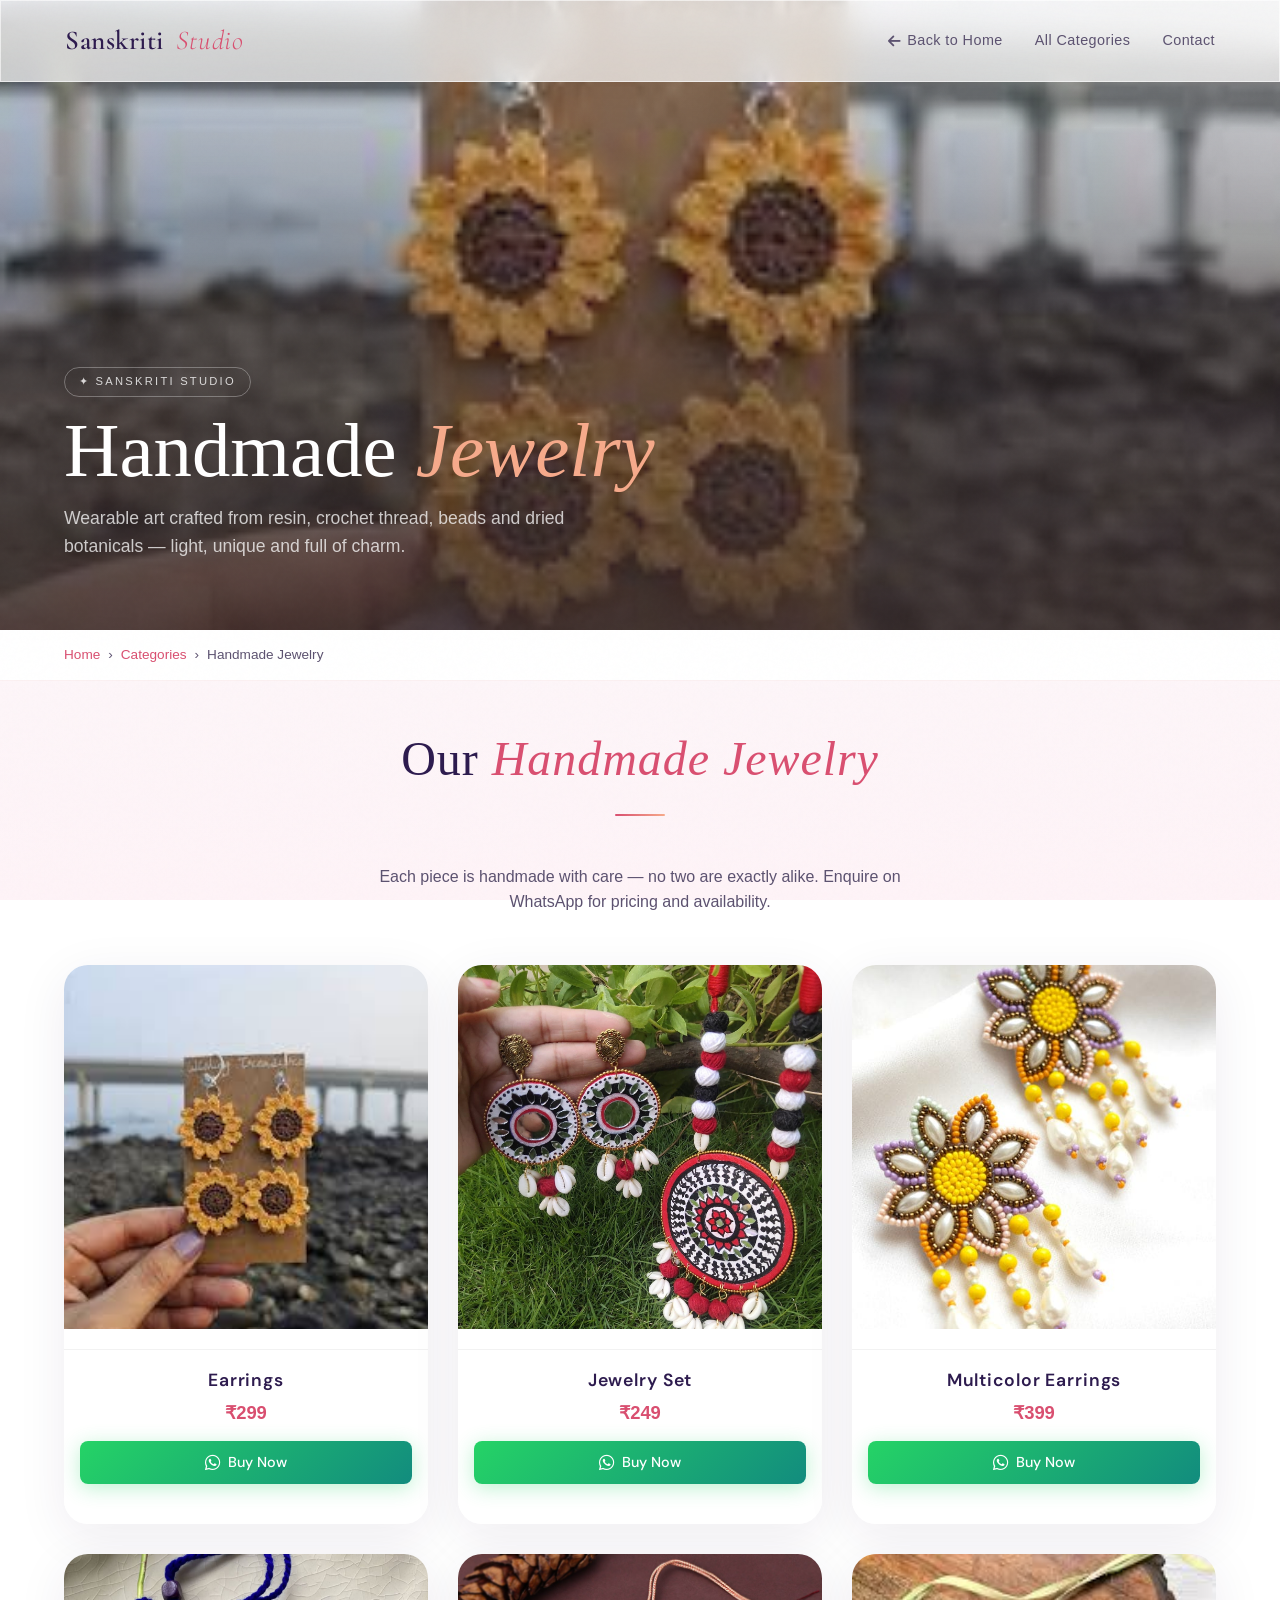
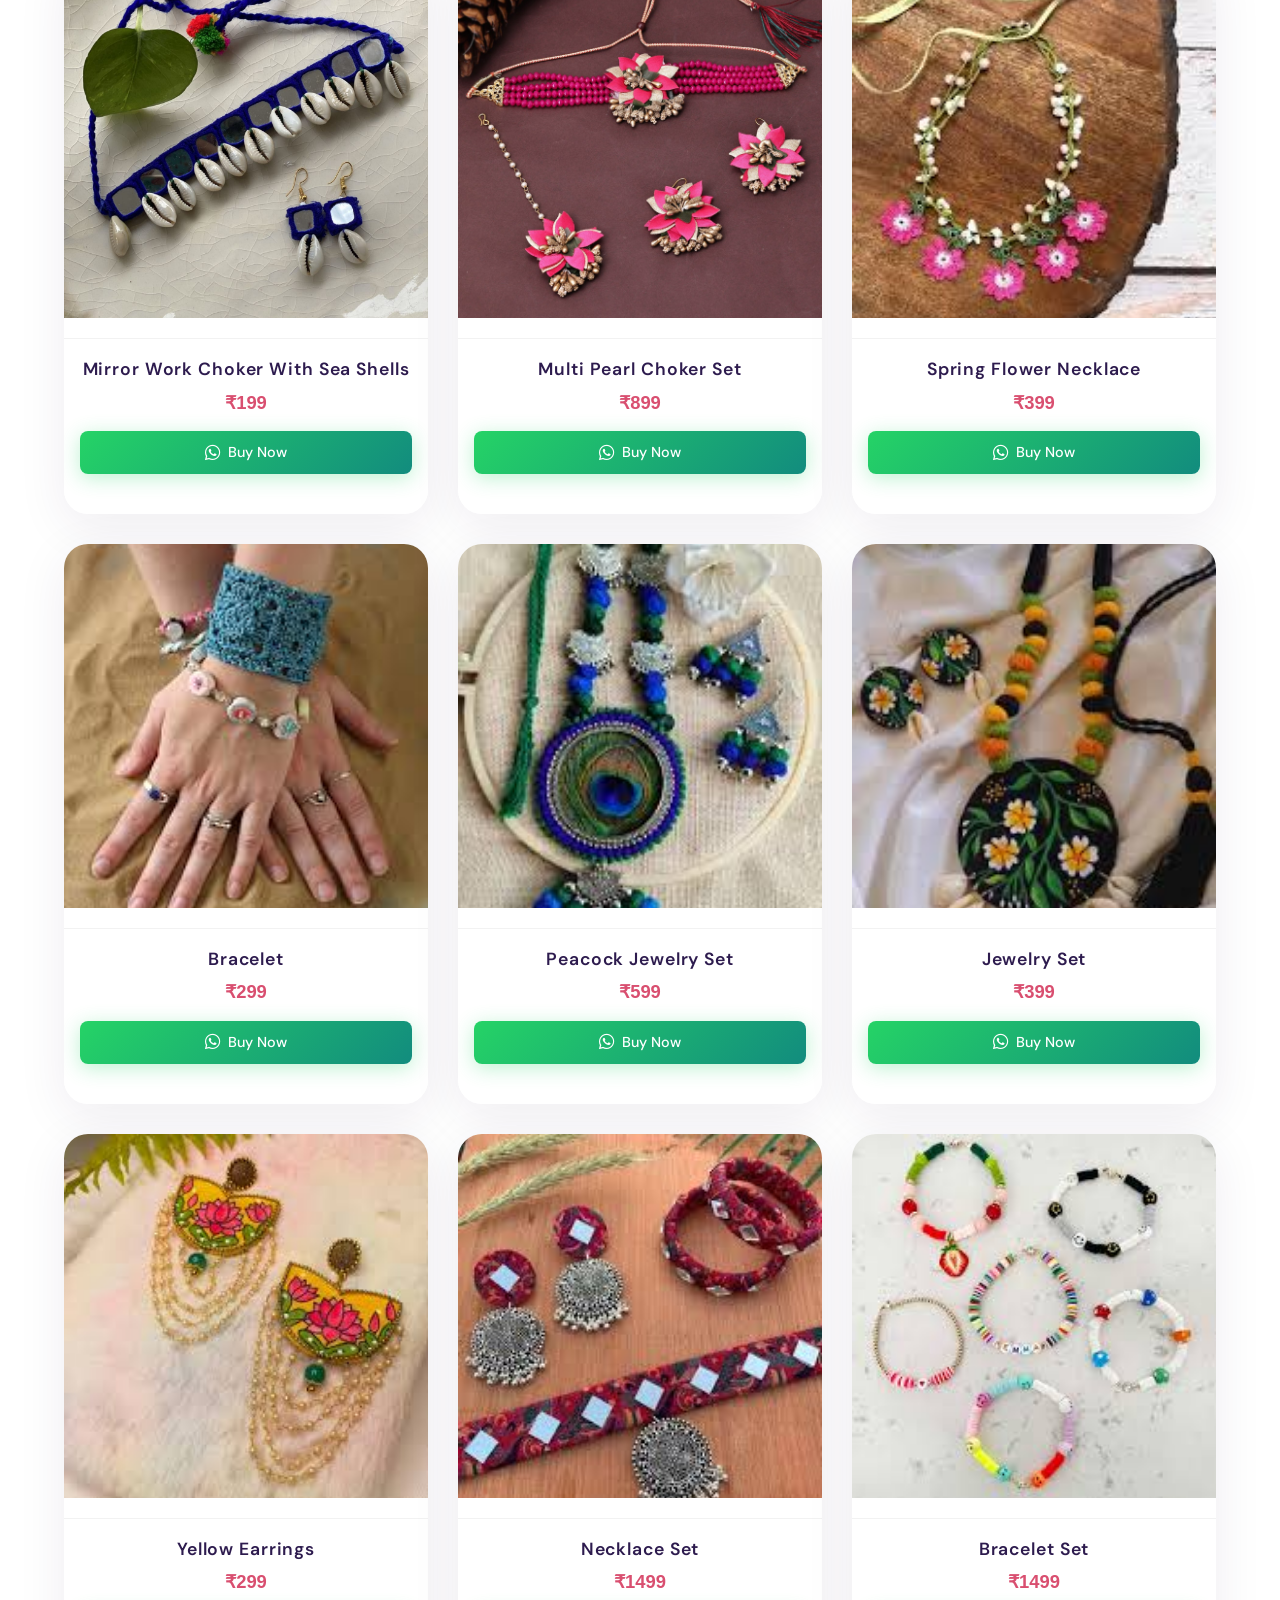
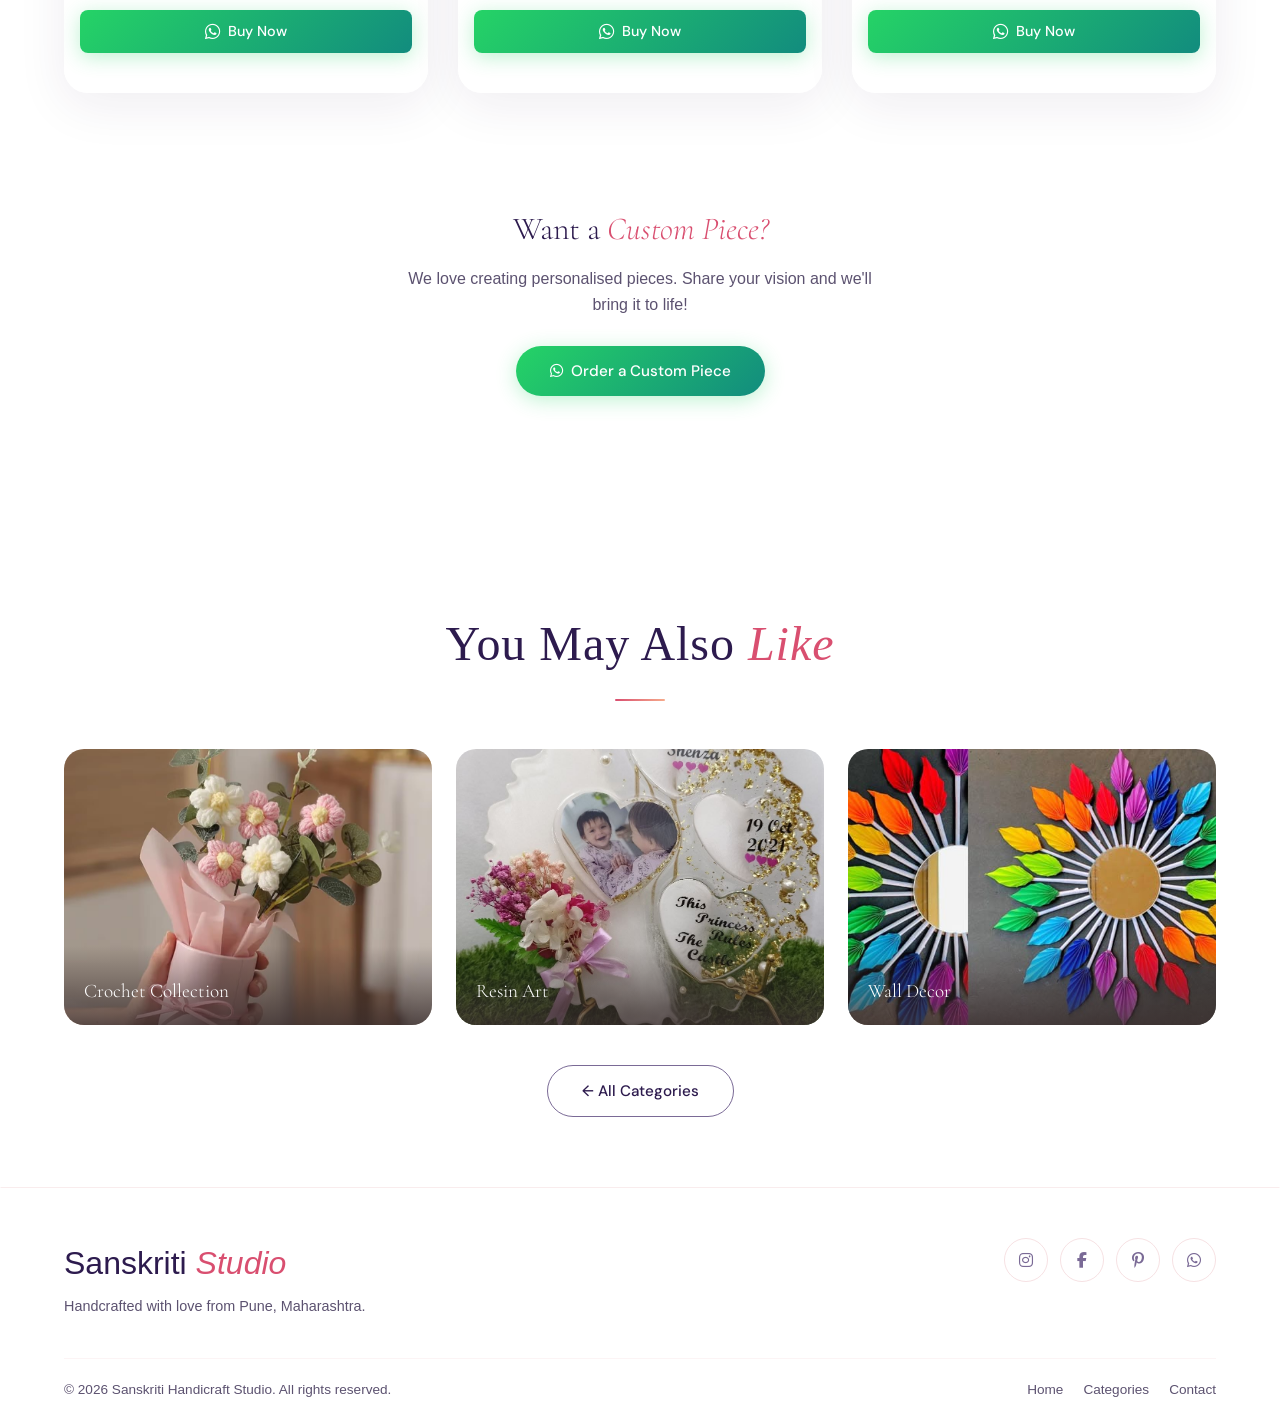
<file: jewelry.html>
<!DOCTYPE html>
<html lang="en">

<head>
  <meta charset="UTF-8">
  <meta name="viewport" content="width=device-width, initial-scale=1.0">
  <title>Handmade Jewelry | Sanskriti Handicraft Studio</title>
  <meta name="description"
    content="Wearable art crafted from resin, crochet thread, beads and dried botanicals — light, unique and full of charm.">
  <link rel="preconnect" href="https://fonts.googleapis.com">
  <link rel="preconnect" href="https://fonts.gstatic.com" crossorigin>
  <link
    href="https://fonts.googleapis.com/css2?family=Cormorant+Garamond:ital,wght@0,300;0,400;0,600;1,300;1,400&family=DM+Sans:wght@300;400;500&display=swap"
    rel="stylesheet">
  <link href="https://unpkg.com/aos@2.3.1/dist/aos.css" rel="stylesheet">
  <link rel="stylesheet" href="https://cdnjs.cloudflare.com/ajax/libs/font-awesome/6.4.0/css/all.min.css">
  <link rel="stylesheet" href="style.css">
</head>

<body>

  <!-- NAVBAR -->
  <nav class="navbar glass cat-nav">
    <div class="nav-logo">Sanskriti <span>Studio</span></div>
    <div class="nav-links">
      <a href="index.html" class="nav-back"><i class="fas fa-arrow-left"></i> Back to Home</a>
      <a href="index.html#categories">All Categories</a>
      <a href="index.html#contact">Contact</a>
    </div>
    <div class="menu-toggle"><i class="fas fa-bars"></i></div>
  </nav>

  <!-- MOBILE MENU -->
  <div class="mobile-menu glass">
    <div class="close-menu"><i class="fas fa-times"></i></div>
    <ul>
      <li><a href="index.html">Home</a></li>
      <li><a href="index.html#categories">All Categories</a></li>
      <li><a href="index.html#contact">Contact</a></li>
    </ul>
  </div>

  <!-- CATEGORY HERO -->
  <section class="cat-hero">
    <div class="blob-wrap">
      <div class="blob blob-1" style="opacity:0.2;"></div>
      <div class="blob blob-2" style="opacity:0.15;"></div>
    </div>
    <img src="Images/jw1.jpeg" alt="Handmade Jewelry" class="cat-hero-img">
    <div class="cat-hero-overlay"></div>
    <div class="cat-hero-content">
      <div class="cat-hero-badge" data-aos="fade-up">✦ Sanskriti Studio</div>
      <h1 class="cat-hero-title" data-aos="fade-up" data-aos-delay="80">Handmade <em>Jewelry</em></h1>
      <p class="cat-hero-desc" data-aos="fade-up" data-aos-delay="160">Wearable art crafted from resin, crochet thread,
        beads and dried botanicals — light, unique and full of charm.</p>
    </div>
  </section>

  <!-- BREADCRUMB -->
  <div style="background:var(--ivory);padding:14px 0;border-bottom:1px solid rgba(232,180,184,0.2);">
    <div class="container" style="display:flex;align-items:center;gap:8px;font-size:0.85rem;color:var(--text-light);">
      <a href="index.html" style="color:var(--rose);">Home</a>
      <span>›</span>
      <a href="index.html#categories" style="color:var(--rose);">Categories</a>
      <span>›</span>
      <span>Handmade Jewelry</span>
    </div>
  </div>

  <!-- PRODUCTS -->
  <section class="products-section">
    <div class="container">
      <div class="text-center" data-aos="fade-up" style="margin-bottom:50px;">
        <h2 class="section-title">Our <em>Handmade Jewelry</em></h2>
        <span class="title-line center"></span>
        <p style="color:var(--text-light);max-width:560px;margin:0 auto;">Each piece is handmade with care — no two are
          exactly alike. Enquire on WhatsApp for pricing and availability.</p>
      </div>
      <div class="product-grid-new">
        <div class="product-item-new" data-aos="fade-up" data-aos-delay="50">
          <div class="img-wrap">
            <img src="Images/jw1.jpeg" alt="Vintage Beaded Choker"
              onerror="this.onerror=null; this.src='Images/1.jpeg';">
          </div>
          <div class="prod-details" style="padding: 16px; text-align: center; border-top: 1px solid rgba(0,0,0,0.05);">
            <div class="prod-name"
              style="font-weight: 600; color: var(--primary-purple); font-size: 1.1rem; margin-bottom: 4px;">Earrings
            </div>
            <div class="prod-price"
              style="font-weight: 800; color: var(--rose); font-size: 1.15rem; margin-bottom: 14px;">₹299</div>
            <a href="https://wa.me/919699071424?text=Hi!%20I%20would%20like%20to%20purchase%20the%20item%20'Vintage%20Beaded%20Choker'%20(JW1)%20priced%20at%20₹1499."
              target="_blank" class="btn btn-wa"
              style="display: flex; justify-content: center; align-items: center; gap: 8px; font-size: 0.9rem; padding: 10px; width: 100%; border-radius: 8px;">
              <i class="fab fa-whatsapp" style="font-size: 1.1rem;"></i> Buy Now
            </a>
          </div>
        </div>
        <div class="product-item-new" data-aos="fade-up" data-aos-delay="100">
          <div class="img-wrap">
            <img src="Images/jw2.jpeg" alt="Minimalist Drop Earrings"
              onerror="this.onerror=null; this.src='Images/1.jpeg';">
          </div>
          <div class="prod-details" style="padding: 16px; text-align: center; border-top: 1px solid rgba(0,0,0,0.05);">
            <div class="prod-name"
              style="font-weight: 600; color: var(--primary-purple); font-size: 1.1rem; margin-bottom: 4px;">Jewelry Set
            </div>
            <div class="prod-price"
              style="font-weight: 800; color: var(--rose); font-size: 1.15rem; margin-bottom: 14px;">₹249</div>
            <a href="https://wa.me/919699071424?text=Hi!%20I%20would%20like%20to%20purchase%20the%20item%20'Minimalist%20Drop%20Earrings'%20(JW2)%20priced%20at%20₹2499."
              target="_blank" class="btn btn-wa"
              style="display: flex; justify-content: center; align-items: center; gap: 8px; font-size: 0.9rem; padding: 10px; width: 100%; border-radius: 8px;">
              <i class="fab fa-whatsapp" style="font-size: 1.1rem;"></i> Buy Now
            </a>
          </div>
        </div>
        <div class="product-item-new" data-aos="fade-up" data-aos-delay="150">
          <div class="img-wrap">
            <img src="Images/jw3.jpeg" alt="Minimalist Hoop Earrings"
              onerror="this.onerror=null; this.src='Images/1.jpeg';">
          </div>
          <div class="prod-details" style="padding: 16px; text-align: center; border-top: 1px solid rgba(0,0,0,0.05);">
            <div class="prod-name"
              style="font-weight: 600; color: var(--primary-purple); font-size: 1.1rem; margin-bottom: 4px;">Multicolor
              Earrings</div>
            <div class="prod-price"
              style="font-weight: 800; color: var(--rose); font-size: 1.15rem; margin-bottom: 14px;">₹399</div>
            <a href="https://wa.me/919699071424?text=Hi!%20I%20would%20like%20to%20purchase%20the%20item%20'Minimalist%20Hoop%20Earrings'%20(JW3)%20priced%20at%20₹399."
              target="_blank" class="btn btn-wa"
              style="display: flex; justify-content: center; align-items: center; gap: 8px; font-size: 0.9rem; padding: 10px; width: 100%; border-radius: 8px;">
              <i class="fab fa-whatsapp" style="font-size: 1.1rem;"></i> Buy Now
            </a>
          </div>
        </div>
        <div class="product-item-new" data-aos="fade-up" data-aos-delay="200">
          <div class="img-wrap">
            <img src="Images/jw4.jpeg" alt="Sparkling Beaded Choker"
              onerror="this.onerror=null; this.src='Images/1.jpeg';">
          </div>
          <div class="prod-details" style="padding: 16px; text-align: center; border-top: 1px solid rgba(0,0,0,0.05);">
            <div class="prod-name"
              style="font-weight: 600; color: var(--primary-purple); font-size: 1.1rem; margin-bottom: 4px;">Mirror work
              Choker with sea shells</div>
            <div class="prod-price"
              style="font-weight: 800; color: var(--rose); font-size: 1.15rem; margin-bottom: 14px;">₹199</div>
            <a href="https://wa.me/919699071424?text=Hi!%20I%20would%20like%20to%20purchase%20the%20item%20'Sparkling%20Beaded%20Choker'%20(JW4)%20priced%20at%20₹1999."
              target="_blank" class="btn btn-wa"
              style="display: flex; justify-content: center; align-items: center; gap: 8px; font-size: 0.9rem; padding: 10px; width: 100%; border-radius: 8px;">
              <i class="fab fa-whatsapp" style="font-size: 1.1rem;"></i> Buy Now
            </a>
          </div>
        </div>
        <div class="product-item-new" data-aos="fade-up" data-aos-delay="50">
          <div class="img-wrap">
            <img src="Images/jw5.jpeg" alt="Artisan Hoop Earrings"
              onerror="this.onerror=null; this.src='Images/1.jpeg';">
          </div>
          <div class="prod-details" style="padding: 16px; text-align: center; border-top: 1px solid rgba(0,0,0,0.05);">
            <div class="prod-name"
              style="font-weight: 600; color: var(--primary-purple); font-size: 1.1rem; margin-bottom: 4px;">multi Pearl
              Choker Set</div>
            <div class="prod-price"
              style="font-weight: 800; color: var(--rose); font-size: 1.15rem; margin-bottom: 14px;">₹899</div>
            <a href="https://wa.me/919699071424?text=Hi!%20I%20would%20like%20to%20purchase%20the%20item%20'Artisan%20Hoop%20Earrings'%20(JW5)%20priced%20at%20₹899."
              target="_blank" class="btn btn-wa"
              style="display: flex; justify-content: center; align-items: center; gap: 8px; font-size: 0.9rem; padding: 10px; width: 100%; border-radius: 8px;">
              <i class="fab fa-whatsapp" style="font-size: 1.1rem;"></i> Buy Now
            </a>
          </div>
        </div>
        <div class="product-item-new" data-aos="fade-up" data-aos-delay="100">
          <div class="img-wrap">
            <img src="Images/jw6.jpeg" alt="Vintage Charm Bracelet"
              onerror="this.onerror=null; this.src='Images/1.jpeg';">
          </div>
          <div class="prod-details" style="padding: 16px; text-align: center; border-top: 1px solid rgba(0,0,0,0.05);">
            <div class="prod-name"
              style="font-weight: 600; color: var(--primary-purple); font-size: 1.1rem; margin-bottom: 4px;">Spring
              Flower Necklace</div>
            <div class="prod-price"
              style="font-weight: 800; color: var(--rose); font-size: 1.15rem; margin-bottom: 14px;">₹399</div>
            <a href="https://wa.me/919699071424?text=Hi!%20I%20would%20like%20to%20purchase%20the%20item%20'Vintage%20Charm%20Bracelet'%20(JW6)%20priced%20at%20₹599."
              target="_blank" class="btn btn-wa"
              style="display: flex; justify-content: center; align-items: center; gap: 8px; font-size: 0.9rem; padding: 10px; width: 100%; border-radius: 8px;">
              <i class="fab fa-whatsapp" style="font-size: 1.1rem;"></i> Buy Now
            </a>
          </div>
        </div>
        <div class="product-item-new" data-aos="fade-up" data-aos-delay="150">
          <div class="img-wrap">
            <img src="Images/jw7.jpeg" alt="Rustic Hoop Earrings"
              onerror="this.onerror=null; this.src='Images/1.jpeg';">
          </div>
          <div class="prod-details" style="padding: 16px; text-align: center; border-top: 1px solid rgba(0,0,0,0.05);">
            <div class="prod-name"
              style="font-weight: 600; color: var(--primary-purple); font-size: 1.1rem; margin-bottom: 4px;">Bracelet
            </div>
            <div class="prod-price"
              style="font-weight: 800; color: var(--rose); font-size: 1.15rem; margin-bottom: 14px;">₹299</div>
            <a href="https://wa.me/919699071424?text=Hi!%20I%20would%20like%20to%20purchase%20the%20item%20'Rustic%20Hoop%20Earrings'%20(JW7)%20priced%20at%20₹1299."
              target="_blank" class="btn btn-wa"
              style="display: flex; justify-content: center; align-items: center; gap: 8px; font-size: 0.9rem; padding: 10px; width: 100%; border-radius: 8px;">
              <i class="fab fa-whatsapp" style="font-size: 1.1rem;"></i> Buy Now
            </a>
          </div>
        </div>
        <div class="product-item-new" data-aos="fade-up" data-aos-delay="200">
          <div class="img-wrap">
            <img src="Images/jw8.jpeg" alt="Vintage Pendant Necklace"
              onerror="this.onerror=null; this.src='Images/1.jpeg';">
          </div>
          <div class="prod-details" style="padding: 16px; text-align: center; border-top: 1px solid rgba(0,0,0,0.05);">
            <div class="prod-name"
              style="font-weight: 600; color: var(--primary-purple); font-size: 1.1rem; margin-bottom: 4px;">Peacock
              Jewelry Set</div>
            <div class="prod-price"
              style="font-weight: 800; color: var(--rose); font-size: 1.15rem; margin-bottom: 14px;">₹599</div>
            <a href="https://wa.me/919699071424?text=Hi!%20I%20would%20like%20to%20purchase%20the%20item%20'Vintage%20Pendant%20Necklace'%20(JW8)%20priced%20at%20₹599."
              target="_blank" class="btn btn-wa"
              style="display: flex; justify-content: center; align-items: center; gap: 8px; font-size: 0.9rem; padding: 10px; width: 100%; border-radius: 8px;">
              <i class="fab fa-whatsapp" style="font-size: 1.1rem;"></i> Buy Now
            </a>
          </div>
        </div>
        <div class="product-item-new" data-aos="fade-up" data-aos-delay="50">
          <div class="img-wrap">
            <img src="Images/jw9.jpeg" alt="Dainty Silver Ring" onerror="this.onerror=null; this.src='Images/1.jpeg';">
          </div>
          <div class="prod-details" style="padding: 16px; text-align: center; border-top: 1px solid rgba(0,0,0,0.05);">
            <div class="prod-name"
              style="font-weight: 600; color: var(--primary-purple); font-size: 1.1rem; margin-bottom: 4px;">Jewelry Set
            </div>
            <div class="prod-price"
              style="font-weight: 800; color: var(--rose); font-size: 1.15rem; margin-bottom: 14px;">₹399</div>
            <a href="https://wa.me/919699071424?text=Hi!%20I%20would%20like%20to%20purchase%20the%20item%20'Dainty%20Silver%20Ring'%20(JW9)%20priced%20at%20₹499."
              target="_blank" class="btn btn-wa"
              style="display: flex; justify-content: center; align-items: center; gap: 8px; font-size: 0.9rem; padding: 10px; width: 100%; border-radius: 8px;">
              <i class="fab fa-whatsapp" style="font-size: 1.1rem;"></i> Buy Now
            </a>
          </div>
        </div>
        <div class="product-item-new" data-aos="fade-up" data-aos-delay="100">
          <div class="img-wrap">
            <img src="Images/jw10.jpeg" alt="Rustic Charm Bracelet"
              onerror="this.onerror=null; this.src='Images/1.jpeg';">
          </div>
          <div class="prod-details" style="padding: 16px; text-align: center; border-top: 1px solid rgba(0,0,0,0.05);">
            <div class="prod-name"
              style="font-weight: 600; color: var(--primary-purple); font-size: 1.1rem; margin-bottom: 4px;">Yellow
              Earrings
            </div>
            <div class="prod-price"
              style="font-weight: 800; color: var(--rose); font-size: 1.15rem; margin-bottom: 14px;">₹299</div>
            <a href="https://wa.me/919699071424?text=Hi!%20I%20would%20like%20to%20purchase%20the%20item%20'Rustic%20Charm%20Bracelet'%20(JW10)%20priced%20at%20₹1299."
              target="_blank" class="btn btn-wa"
              style="display: flex; justify-content: center; align-items: center; gap: 8px; font-size: 0.9rem; padding: 10px; width: 100%; border-radius: 8px;">
              <i class="fab fa-whatsapp" style="font-size: 1.1rem;"></i> Buy Now
            </a>
          </div>
        </div>
        <div class="product-item-new" data-aos="fade-up" data-aos-delay="150">
          <div class="img-wrap">
            <img src="Images/jw11.jpeg" alt="Minimalist Pendant Necklace"
              onerror="this.onerror=null; this.src='Images/1.jpeg';">
          </div>
          <div class="prod-details" style="padding: 16px; text-align: center; border-top: 1px solid rgba(0,0,0,0.05);">
            <div class="prod-name"
              style="font-weight: 600; color: var(--primary-purple); font-size: 1.1rem; margin-bottom: 4px;">necklace
              Set</div>
            <div class="prod-price"
              style="font-weight: 800; color: var(--rose); font-size: 1.15rem; margin-bottom: 14px;">₹1499</div>
            <a href="https://wa.me/919699071424?text=Hi!%20I%20would%20like%20to%20purchase%20the%20item%20'Minimalist%20Pendant%20Necklace'%20(JW11)%20priced%20at%20₹1499."
              target="_blank" class="btn btn-wa"
              style="display: flex; justify-content: center; align-items: center; gap: 8px; font-size: 0.9rem; padding: 10px; width: 100%; border-radius: 8px;">
              <i class="fab fa-whatsapp" style="font-size: 1.1rem;"></i> Buy Now
            </a>
          </div>
        </div>
        <div class="product-item-new" data-aos="fade-up" data-aos-delay="200">
          <div class="img-wrap">
            <img src="Images/jw12.jpeg" alt="Dainty Pendant Necklace"
              onerror="this.onerror=null; this.src='Images/1.jpeg';">
          </div>
          <div class="prod-details" style="padding: 16px; text-align: center; border-top: 1px solid rgba(0,0,0,0.05);">
            <div class="prod-name"
              style="font-weight: 600; color: var(--primary-purple); font-size: 1.1rem; margin-bottom: 4px;">Bracelet
              Set</div>
            <div class="prod-price"
              style="font-weight: 800; color: var(--rose); font-size: 1.15rem; margin-bottom: 14px;">₹1499</div>
            <a href="https://wa.me/919699071424?text=Hi!%20I%20would%20like%20to%20purchase%20the%20item%20'Dainty%20Pendant%20Necklace'%20(JW12)%20priced%20at%20₹2499."
              target="_blank" class="btn btn-wa"
              style="display: flex; justify-content: center; align-items: center; gap: 8px; font-size: 0.9rem; padding: 10px; width: 100%; border-radius: 8px;">
              <i class="fab fa-whatsapp" style="font-size: 1.1rem;"></i> Buy Now
            </a>
          </div>
        </div>
      </div>

      <!-- Custom Order CTA -->
      <div style="text-align:center;margin-top:60px;padding:50px 30px;background:var(--ivory);border-radius:24px;"
        data-aos="fade-up">
        <h3
          style="font-family:'Cormorant Garamond',serif;font-size:2rem;font-weight:300;color:var(--dusty);margin-bottom:12px;">
          Want a <em style="color:var(--rose);">Custom Piece?</em>
        </h3>
        <p style="color:var(--text-light);margin-bottom:28px;max-width:480px;margin-left:auto;margin-right:auto;">
          We love creating personalised pieces. Share your vision and we'll bring it to life!
        </p>
        <a href="https://wa.me/919699071424?text=Hi!%20I%20want%20a%20custom%20Handmade Jewelry%20piece."
          class="btn btn-wa" target="_blank">
          <i class="fab fa-whatsapp"></i> Order a Custom Piece
        </a>
      </div>
    </div>
  </section>

  <!-- YOU MAY ALSO LIKE -->
  <section class="also-like">
    <div class="container">
      <div class="text-center" data-aos="fade-up" style="margin-bottom:40px;">
        <h2 class="section-title">You May Also <em>Like</em></h2>
        <span class="title-line center"></span>
      </div>
      <div class="also-grid">
        <a href="crochet.html" class="also-card" data-aos="fade-up" data-aos-delay="60">
          <img src="Images/12.jpeg" alt="Crochet Collection">
          <div class="also-label">Crochet Collection</div>
        </a>
        <a href="resin.html" class="also-card" data-aos="fade-up" data-aos-delay="120">
          <img src="Images/1.jpeg" alt="Resin Art">
          <div class="also-label">Resin Art</div>
        </a>
        <a href="walldecor.html" class="also-card" data-aos="fade-up" data-aos-delay="180">
          <img src="Images/6.jpeg" alt="Wall Decor">
          <div class="also-label">Wall Decor</div>
        </a>
      </div>
      <div style="text-align:center;margin-top:40px;">
        <a href="index.html#categories" class="btn btn-outline">← All Categories</a>
      </div>
    </div>
  </section>

  <!-- FOOTER -->
  <footer class="footer glass">
    <div class="container">
      <div class="footer-top">
        <div>
          <div class="footer-brand">Sanskriti <span>Studio</span></div>
          <div class="footer-tagline">Handcrafted with love from Pune, Maharashtra.</div>
        </div>
        <div class="social-links">
          <a href="#" aria-label="Instagram"><i class="fab fa-instagram"></i></a>
          <a href="#" aria-label="Facebook"><i class="fab fa-facebook-f"></i></a>
          <a href="#" aria-label="Pinterest"><i class="fab fa-pinterest-p"></i></a>
          <a href="https://wa.me/919699071424" target="_blank" aria-label="WhatsApp"><i class="fab fa-whatsapp"></i></a>
        </div>
      </div>
      <div class="footer-bottom">
        <p class="copyright">&copy; <span id="year"></span> Sanskriti Handicraft Studio. All rights reserved.</p>
        <div class="footer-links">
          <a href="index.html">Home</a>
          <a href="index.html#categories">Categories</a>
          <a href="index.html#contact">Contact</a>
        </div>
      </div>
    </div>
  </footer>

  <script src="https://unpkg.com/aos@2.3.1/dist/aos.js"></script>
  <script src="script.js"></script>
</body>

</html>
</file>
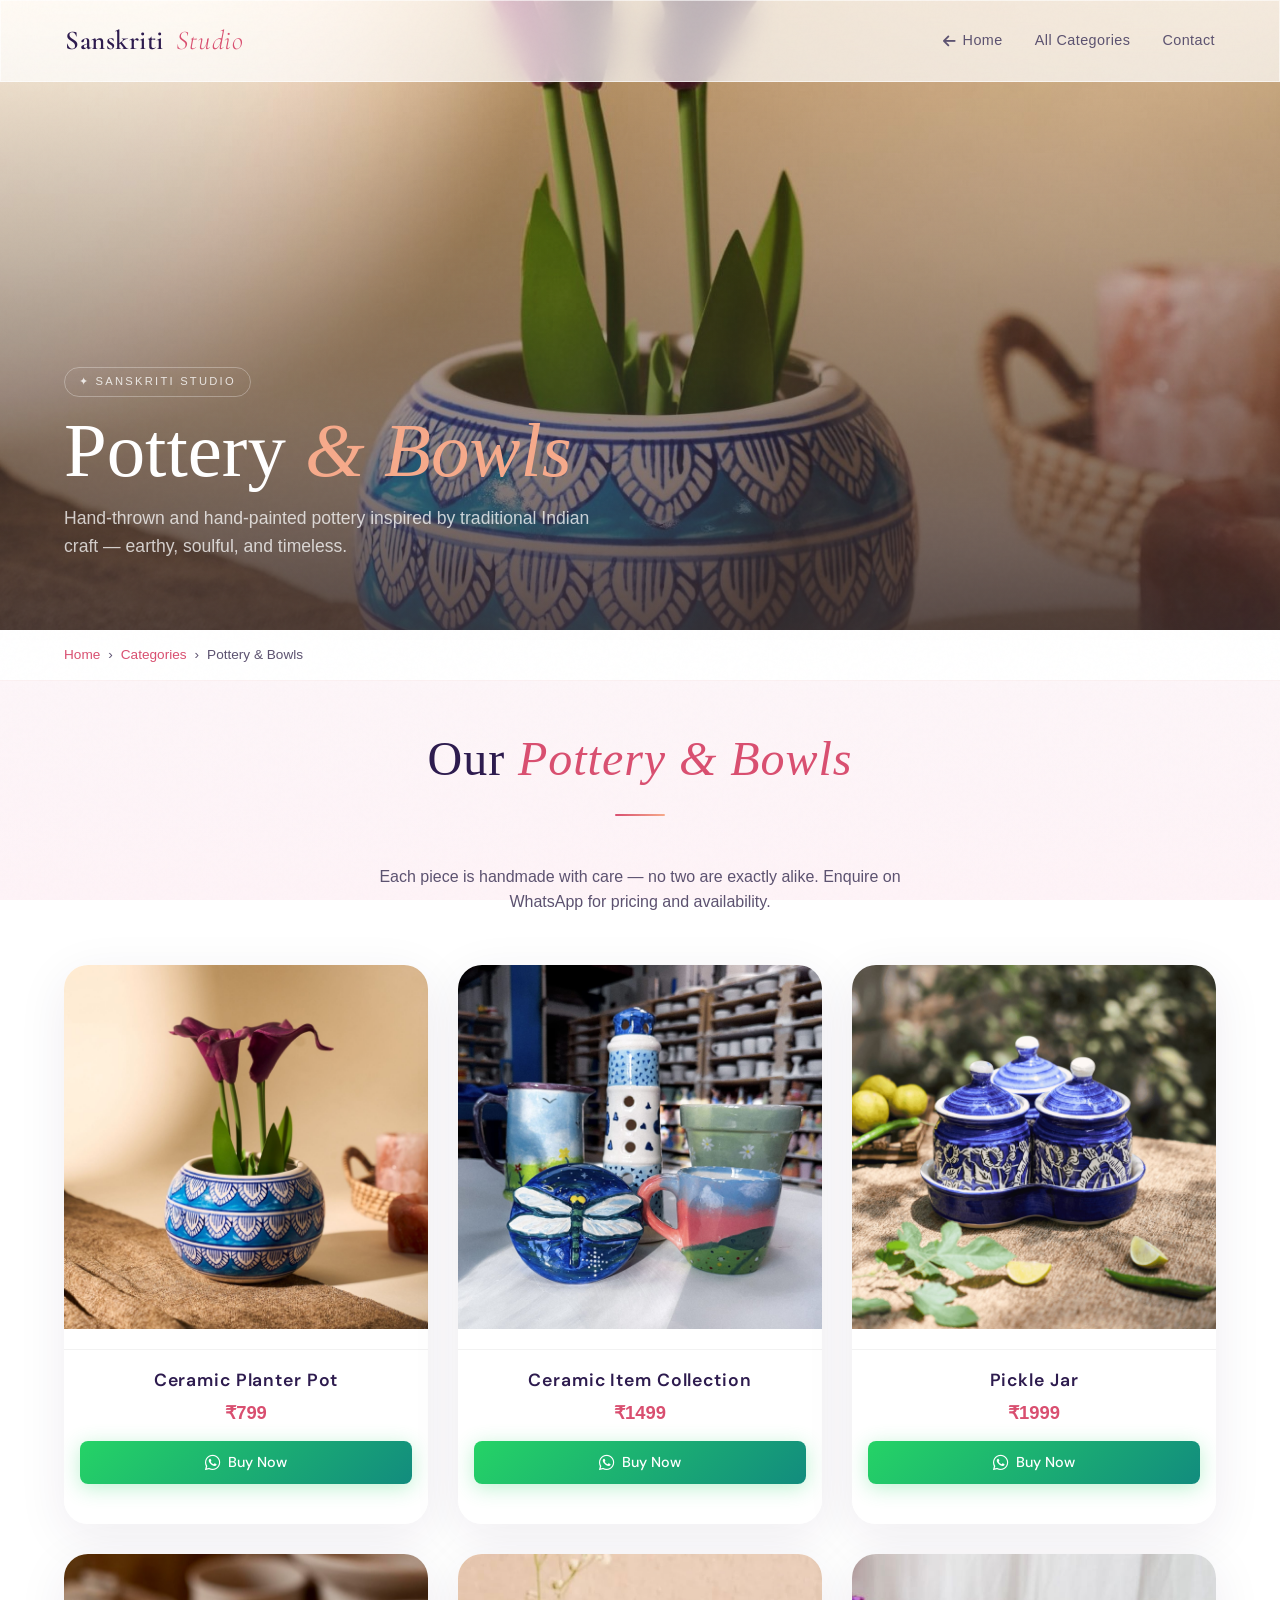
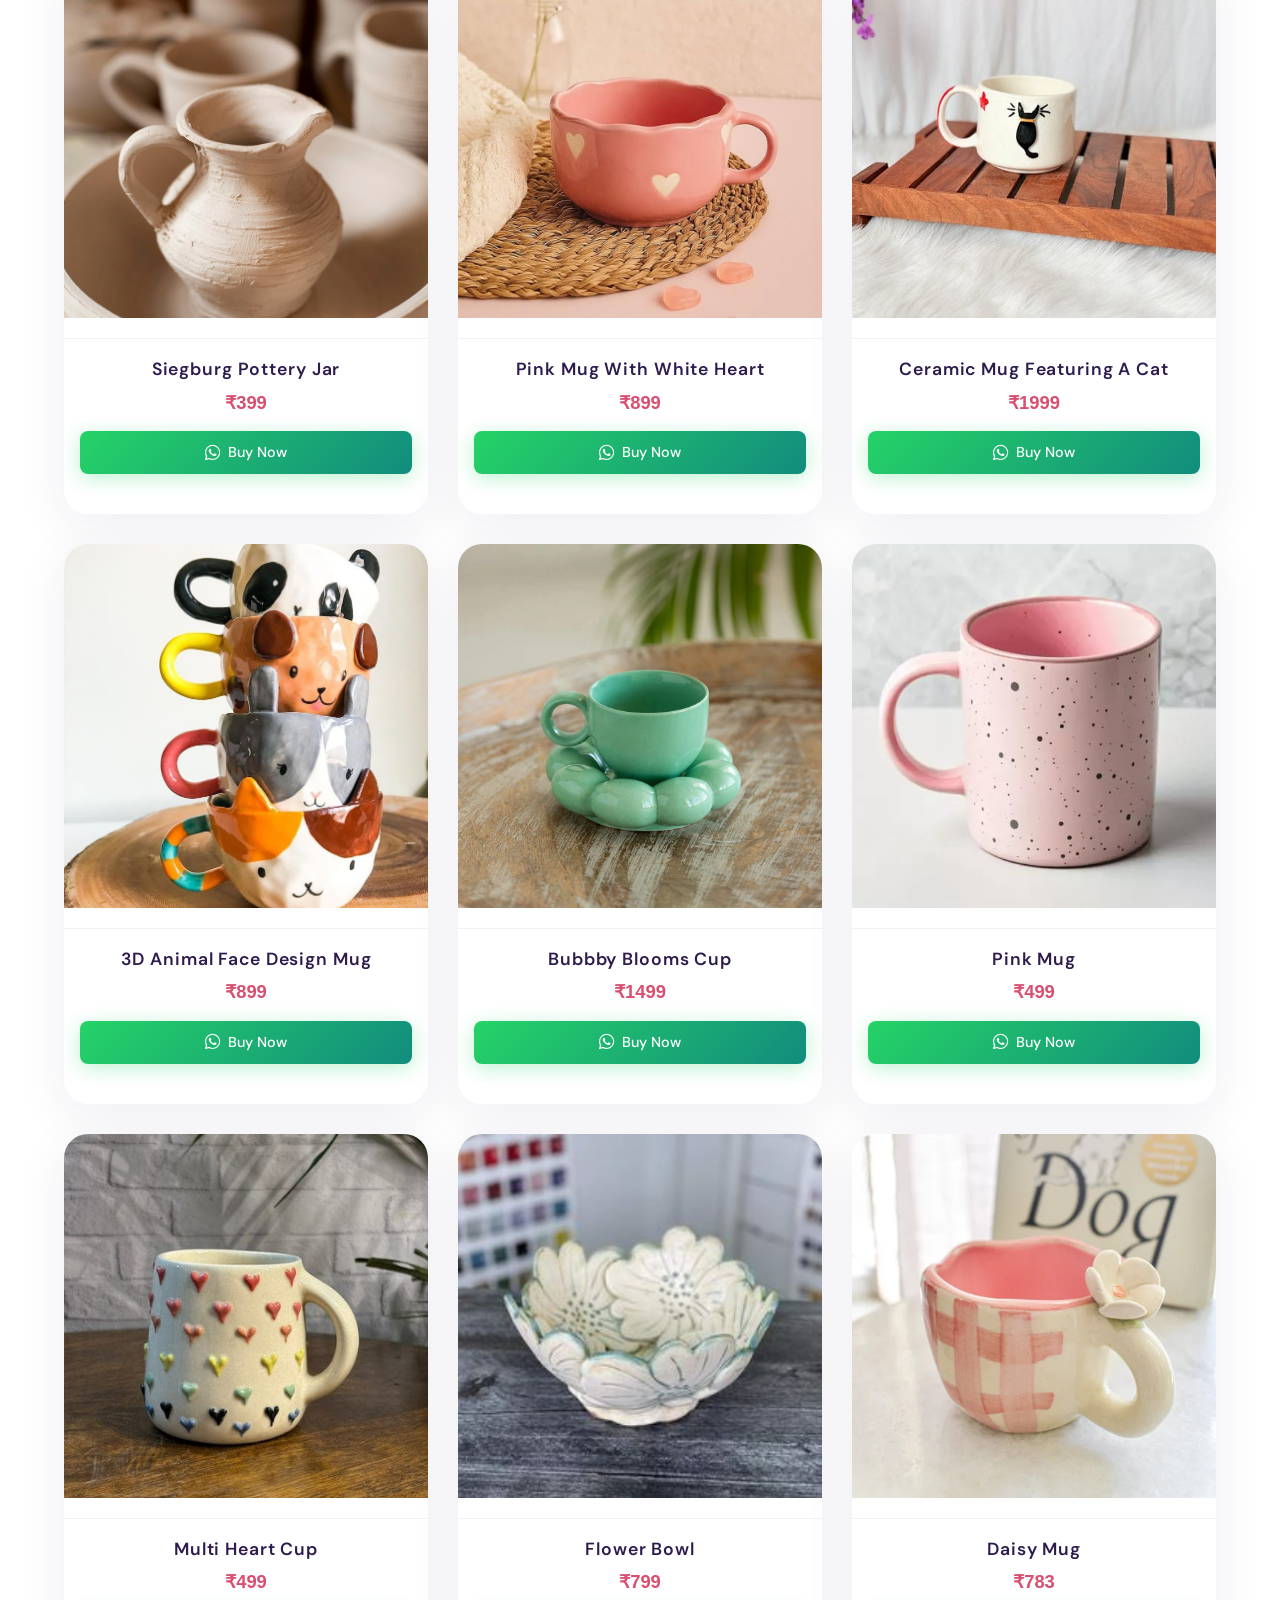
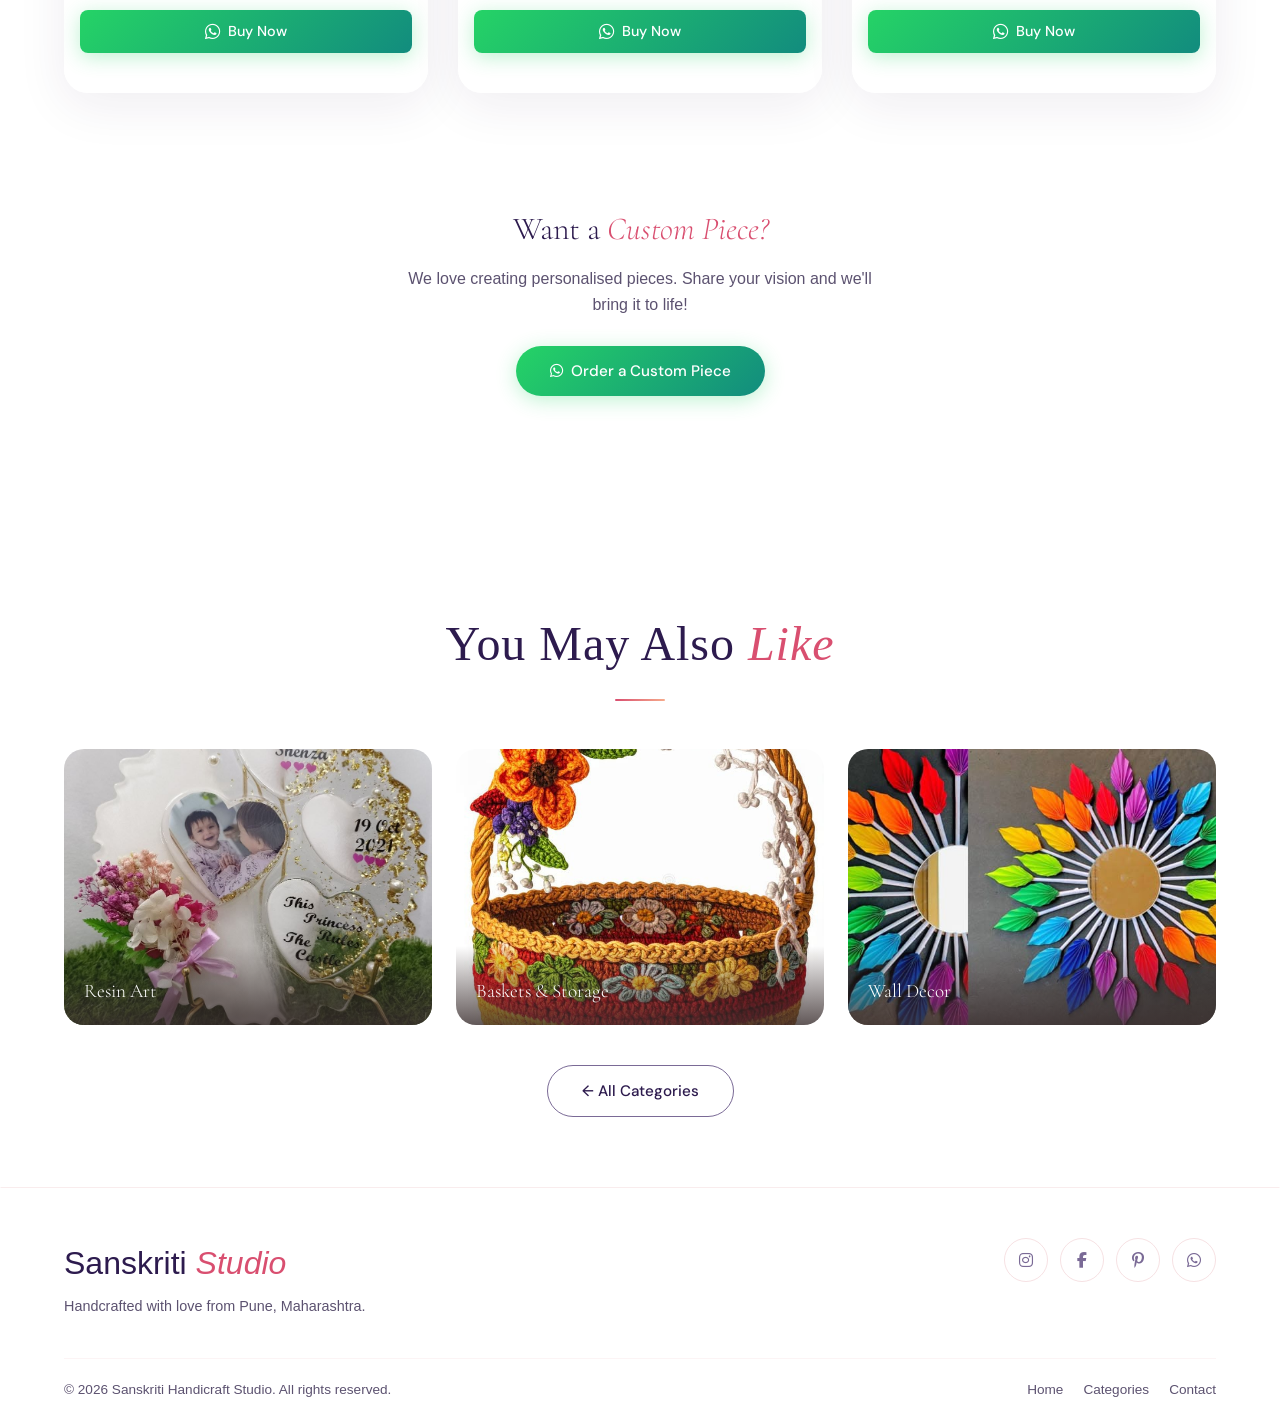
<file: pottery.html>
<!DOCTYPE html>
<html lang="en">

<head>
  <meta charset="UTF-8">
  <meta name="viewport" content="width=device-width, initial-scale=1.0">
  <title>Pottery & Bowls | Sanskriti Handicraft Studio</title>
  <meta name="description"
    content="Hand-thrown and hand-painted pottery inspired by traditional Indian craft — earthy, soulful, and timeless.">
  <link rel="preconnect" href="https://fonts.googleapis.com">
  <link rel="preconnect" href="https://fonts.gstatic.com" crossorigin>
  <link
    href="https://fonts.googleapis.com/css2?family=Cormorant+Garamond:ital,wght@0,300;0,400;0,600;1,300;1,400&family=DM+Sans:wght@300;400;500&display=swap"
    rel="stylesheet">
  <link href="https://unpkg.com/aos@2.3.1/dist/aos.css" rel="stylesheet">
  <link rel="stylesheet" href="https://cdnjs.cloudflare.com/ajax/libs/font-awesome/6.4.0/css/all.min.css">
  <link rel="stylesheet" href="style.css">
</head>

<body>

  <!-- NAVBAR -->
  <nav class="navbar glass cat-nav">
    <div class="nav-logo">Sanskriti <span>Studio</span></div>
    <div class="nav-links">
      <a href="index.html" class="nav-back"><i class="fas fa-arrow-left"></i> Home</a>
      <a href="index.html#categories">All Categories</a>
      <a href="index.html#contact">Contact</a>
    </div>
    <div class="menu-toggle"><i class="fas fa-bars"></i></div>
  </nav>

  <!-- MOBILE MENU -->
  <div class="mobile-menu glass">
    <div class="close-menu"><i class="fas fa-times"></i></div>
    <ul>
      <li><a href="index.html">Home</a></li>
      <li><a href="index.html#categories">All Categories</a></li>
      <li><a href="index.html#contact">Contact</a></li>
    </ul>
  </div>

  <!-- CATEGORY HERO -->
  <section class="cat-hero">
    <div class="blob-wrap">
      <div class="blob blob-1" style="opacity:0.2;"></div>
      <div class="blob blob-2" style="opacity:0.15;"></div>
    </div>
    <img src="Images/pb1.jpeg" alt="Pottery & Bowls" class="cat-hero-img">
    <div class="cat-hero-overlay"></div>
    <div class="cat-hero-content">
      <div class="cat-hero-badge" data-aos="fade-up">✦ Sanskriti Studio</div>
      <h1 class="cat-hero-title" data-aos="fade-up" data-aos-delay="80">Pottery <em>&amp; Bowls</em></h1>
      <p class="cat-hero-desc" data-aos="fade-up" data-aos-delay="160">Hand-thrown and hand-painted pottery inspired by
        traditional Indian craft — earthy, soulful, and timeless.</p>
    </div>
  </section>

  <!-- BREADCRUMB -->
  <div style="background:var(--ivory);padding:14px 0;border-bottom:1px solid rgba(232,180,184,0.2);">
    <div class="container" style="display:flex;align-items:center;gap:8px;font-size:0.85rem;color:var(--text-light);">
      <a href="index.html" style="color:var(--rose);">Home</a>
      <span>›</span>
      <a href="index.html#categories" style="color:var(--rose);">Categories</a>
      <span>›</span>
      <span>Pottery & Bowls</span>
    </div>
  </div>

  <!-- PRODUCTS -->
  <section class="products-section">
    <div class="container">
      <div class="text-center" data-aos="fade-up" style="margin-bottom:50px;">
        <h2 class="section-title">Our <em>Pottery & Bowls</em></h2>
        <span class="title-line center"></span>
        <p style="color:var(--text-light);max-width:560px;margin:0 auto;">Each piece is handmade with care — no two are
          exactly alike. Enquire on WhatsApp for pricing and availability.</p>
      </div>
      <div class="product-grid-new">
        <div class="product-item-new" data-aos="fade-up" data-aos-delay="50">
          <div class="img-wrap">
            <img src="Images/pb1.jpeg" alt="Terracotta Planter Pot"
              onerror="this.onerror=null; this.src='Images/1.jpeg';">
          </div>
          <div class="prod-details" style="padding: 16px; text-align: center; border-top: 1px solid rgba(0,0,0,0.05);">
            <div class="prod-name"
              style="font-weight: 600; color: var(--primary-purple); font-size: 1.1rem; margin-bottom: 4px;">Ceramic
              Planter Pot</div>
            <div class="prod-price"
              style="font-weight: 800; color: var(--rose); font-size: 1.15rem; margin-bottom: 14px;">₹799</div>
            <a href="https://wa.me/919699071424?text=Hi!%20I%20would%20like%20to%20purchase%20the%20item%20'Terracotta%20Planter%20Pot'%20(PB1)%20priced%20at%20₹799."
              target="_blank" class="btn btn-wa"
              style="display: flex; justify-content: center; align-items: center; gap: 8px; font-size: 0.9rem; padding: 10px; width: 100%; border-radius: 8px;">
              <i class="fab fa-whatsapp" style="font-size: 1.1rem;"></i> Buy Now
            </a>
          </div>
        </div>
        <div class="product-item-new" data-aos="fade-up" data-aos-delay="100">
          <div class="img-wrap">
            <img src="Images/pb2.jpeg" alt="Matte Matcha Bowl" onerror="this.onerror=null; this.src='Images/1.jpeg';">
          </div>
          <div class="prod-details" style="padding: 16px; text-align: center; border-top: 1px solid rgba(0,0,0,0.05);">
            <div class="prod-name"
              style="font-weight: 600; color: var(--primary-purple); font-size: 1.1rem; margin-bottom: 4px;">Ceramic
              item Collection</div>
            <div class="prod-price"
              style="font-weight: 800; color: var(--rose); font-size: 1.15rem; margin-bottom: 14px;">₹1499</div>
            <a href="https://wa.me/919699071424?text=Hi!%20I%20would%20like%20to%20purchase%20the%20item%20'Matte%20Matcha%20Bowl'%20(PB2)%20priced%20at%20₹1499."
              target="_blank" class="btn btn-wa"
              style="display: flex; justify-content: center; align-items: center; gap: 8px; font-size: 0.9rem; padding: 10px; width: 100%; border-radius: 8px;">
              <i class="fab fa-whatsapp" style="font-size: 1.1rem;"></i> Buy Now
            </a>
          </div>
        </div>
        <div class="product-item-new" data-aos="fade-up" data-aos-delay="150">
          <div class="img-wrap">
            <img src="Images/pb3.jpeg" alt="Rustic Clay Mug" onerror="this.onerror=null; this.src='Images/1.jpeg';">
          </div>
          <div class="prod-details" style="padding: 16px; text-align: center; border-top: 1px solid rgba(0,0,0,0.05);">
            <div class="prod-name"
              style="font-weight: 600; color: var(--primary-purple); font-size: 1.1rem; margin-bottom: 4px;">Pickle Jar
            </div>
            <div class="prod-price"
              style="font-weight: 800; color: var(--rose); font-size: 1.15rem; margin-bottom: 14px;">₹1999</div>
            <a href="https://wa.me/919699071424?text=Hi!%20I%20would%20like%20to%20purchase%20the%20item%20'Rustic%20Clay%20Mug'%20(PB3)%20priced%20at%20₹1999."
              target="_blank" class="btn btn-wa"
              style="display: flex; justify-content: center; align-items: center; gap: 8px; font-size: 0.9rem; padding: 10px; width: 100%; border-radius: 8px;">
              <i class="fab fa-whatsapp" style="font-size: 1.1rem;"></i> Buy Now
            </a>
          </div>
        </div>
        <div class="product-item-new" data-aos="fade-up" data-aos-delay="200">
          <div class="img-wrap">
            <img src="Images/pb4.jpeg" alt="Glazed Planter Pot" onerror="this.onerror=null; this.src='Images/1.jpeg';">
          </div>
          <div class="prod-details" style="padding: 16px; text-align: center; border-top: 1px solid rgba(0,0,0,0.05);">
            <div class="prod-name"
              style="font-weight: 600; color: var(--primary-purple); font-size: 1.1rem; margin-bottom: 4px;">Siegburg
              pottery Jar</div>
            <div class="prod-price"
              style="font-weight: 800; color: var(--rose); font-size: 1.15rem; margin-bottom: 14px;">₹399</div>
            <a href="https://wa.me/919699071424?text=Hi!%20I%20would%20like%20to%20purchase%20the%20item%20'Glazed%20Planter%20Pot'%20(PB4)%20priced%20at%20₹399."
              target="_blank" class="btn btn-wa"
              style="display: flex; justify-content: center; align-items: center; gap: 8px; font-size: 0.9rem; padding: 10px; width: 100%; border-radius: 8px;">
              <i class="fab fa-whatsapp" style="font-size: 1.1rem;"></i> Buy Now
            </a>
          </div>
        </div>
        <div class="product-item-new" data-aos="fade-up" data-aos-delay="50">
          <div class="img-wrap">
            <img src="Images/pb5.jpeg" alt="Ceramic Incense Holder"
              onerror="this.onerror=null; this.src='Images/1.jpeg';">
          </div>
          <div class="prod-details" style="padding: 16px; text-align: center; border-top: 1px solid rgba(0,0,0,0.05);">
            <div class="prod-name"
              style="font-weight: 600; color: var(--primary-purple); font-size: 1.1rem; margin-bottom: 4px;">Pink Mug
              With White Heart</div>
            <div class="prod-price"
              style="font-weight: 800; color: var(--rose); font-size: 1.15rem; margin-bottom: 14px;">₹899</div>
            <a href="https://wa.me/919699071424?text=Hi!%20I%20would%20like%20to%20purchase%20the%20item%20'Ceramic%20Incense%20Holder'%20(PB5)%20priced%20at%20₹899."
              target="_blank" class="btn btn-wa"
              style="display: flex; justify-content: center; align-items: center; gap: 8px; font-size: 0.9rem; padding: 10px; width: 100%; border-radius: 8px;">
              <i class="fab fa-whatsapp" style="font-size: 1.1rem;"></i> Buy Now
            </a>
          </div>
        </div>
        <div class="product-item-new" data-aos="fade-up" data-aos-delay="100">
          <div class="img-wrap">
            <img src="Images/pb6.jpeg" alt="Earthy Planter Pot" onerror="this.onerror=null; this.src='Images/1.jpeg';">
          </div>
          <div class="prod-details" style="padding: 16px; text-align: center; border-top: 1px solid rgba(0,0,0,0.05);">
            <div class="prod-name"
              style="font-weight: 600; color: var(--primary-purple); font-size: 1.1rem; margin-bottom: 4px;">Ceramic Mug
              Featuring a cat</div>
            <div class="prod-price"
              style="font-weight: 800; color: var(--rose); font-size: 1.15rem; margin-bottom: 14px;">₹1999</div>
            <a href="https://wa.me/919699071424?text=Hi!%20I%20would%20like%20to%20purchase%20the%20item%20'Earthy%20Planter%20Pot'%20(PB6)%20priced%20at%20₹1999."
              target="_blank" class="btn btn-wa"
              style="display: flex; justify-content: center; align-items: center; gap: 8px; font-size: 0.9rem; padding: 10px; width: 100%; border-radius: 8px;">
              <i class="fab fa-whatsapp" style="font-size: 1.1rem;"></i> Buy Now
            </a>
          </div>
        </div>
        <div class="product-item-new" data-aos="fade-up" data-aos-delay="150">
          <div class="img-wrap">
            <img src="Images/pb7.jpeg" alt="Ceramic Matcha Bowl" onerror="this.onerror=null; this.src='Images/1.jpeg';">
          </div>
          <div class="prod-details" style="padding: 16px; text-align: center; border-top: 1px solid rgba(0,0,0,0.05);">
            <div class="prod-name"
              style="font-weight: 600; color: var(--primary-purple); font-size: 1.1rem; margin-bottom: 4px;">3D Animal
              Face Design Mug</div>
            <div class="prod-price"
              style="font-weight: 800; color: var(--rose); font-size: 1.15rem; margin-bottom: 14px;">₹899</div>
            <a href="https://wa.me/919699071424?text=Hi!%20I%20would%20like%20to%20purchase%20the%20item%20'Ceramic%20Matcha%20Bowl'%20(PB7)%20priced%20at%20₹899."
              target="_blank" class="btn btn-wa"
              style="display: flex; justify-content: center; align-items: center; gap: 8px; font-size: 0.9rem; padding: 10px; width: 100%; border-radius: 8px;">
              <i class="fab fa-whatsapp" style="font-size: 1.1rem;"></i> Buy Now
            </a>
          </div>
        </div>
        <div class="product-item-new" data-aos="fade-up" data-aos-delay="200">
          <div class="img-wrap">
            <img src="Images/pb8.jpeg" alt="Rustic Planter Pot" onerror="this.onerror=null; this.src='Images/1.jpeg';">
          </div>
          <div class="prod-details" style="padding: 16px; text-align: center; border-top: 1px solid rgba(0,0,0,0.05);">
            <div class="prod-name"
              style="font-weight: 600; color: var(--primary-purple); font-size: 1.1rem; margin-bottom: 4px;">Bubbby
              Blooms Cup</div>
            <div class="prod-price"
              style="font-weight: 800; color: var(--rose); font-size: 1.15rem; margin-bottom: 14px;">₹1499</div>
            <a href="https://wa.me/919699071424?text=Hi!%20I%20would%20like%20to%20purchase%20the%20item%20'Rustic%20Planter%20Pot'%20(PB8)%20priced%20at%20₹1499."
              target="_blank" class="btn btn-wa"
              style="display: flex; justify-content: center; align-items: center; gap: 8px; font-size: 0.9rem; padding: 10px; width: 100%; border-radius: 8px;">
              <i class="fab fa-whatsapp" style="font-size: 1.1rem;"></i> Buy Now
            </a>
          </div>
        </div>
        <div class="product-item-new" data-aos="fade-up" data-aos-delay="50">
          <div class="img-wrap">
            <img src="Images/pb9.jpeg" alt="Matte Incense Holder"
              onerror="this.onerror=null; this.src='Images/1.jpeg';">
          </div>
          <div class="prod-details" style="padding: 16px; text-align: center; border-top: 1px solid rgba(0,0,0,0.05);">
            <div class="prod-name"
              style="font-weight: 600; color: var(--primary-purple); font-size: 1.1rem; margin-bottom: 4px;">Pink Mug
            </div>
            <div class="prod-price"
              style="font-weight: 800; color: var(--rose); font-size: 1.15rem; margin-bottom: 14px;">₹499</div>
            <a href="https://wa.me/919699071424?text=Hi!%20I%20would%20like%20to%20purchase%20the%20item%20'Matte%20Incense%20Holder'%20(PB9)%20priced%20at%20₹499."
              target="_blank" class="btn btn-wa"
              style="display: flex; justify-content: center; align-items: center; gap: 8px; font-size: 0.9rem; padding: 10px; width: 100%; border-radius: 8px;">
              <i class="fab fa-whatsapp" style="font-size: 1.1rem;"></i> Buy Now
            </a>
          </div>
        </div>
        <div class="product-item-new" data-aos="fade-up" data-aos-delay="100">
          <div class="img-wrap">
            <img src="Images/pb10.jpeg" alt="Matte Dinner Plate" onerror="this.onerror=null; this.src='Images/1.jpeg';">
          </div>
          <div class="prod-details" style="padding: 16px; text-align: center; border-top: 1px solid rgba(0,0,0,0.05);">
            <div class="prod-name"
              style="font-weight: 600; color: var(--primary-purple); font-size: 1.1rem; margin-bottom: 4px;">Multi Heart
              Cup</div>
            <div class="prod-price"
              style="font-weight: 800; color: var(--rose); font-size: 1.15rem; margin-bottom: 14px;">₹499</div>
            <a href="https://wa.me/919699071424?text=Hi!%20I%20would%20like%20to%20purchase%20the%20item%20'Matte%20Dinner%20Plate'%20(PB10)%20priced%20at%20₹499."
              target="_blank" class="btn btn-wa"
              style="display: flex; justify-content: center; align-items: center; gap: 8px; font-size: 0.9rem; padding: 10px; width: 100%; border-radius: 8px;">
              <i class="fab fa-whatsapp" style="font-size: 1.1rem;"></i> Buy Now
            </a>
          </div>
        </div>
        <div class="product-item-new" data-aos="fade-up" data-aos-delay="150">
          <div class="img-wrap">
            <img src="Images/pb11.jpeg" alt="Terracotta Dinner Plate"
              onerror="this.onerror=null; this.src='Images/1.jpeg';">
          </div>
          <div class="prod-details" style="padding: 16px; text-align: center; border-top: 1px solid rgba(0,0,0,0.05);">
            <div class="prod-name"
              style="font-weight: 600; color: var(--primary-purple); font-size: 1.1rem; margin-bottom: 4px;">Flower Bowl
            </div>
            <div class="prod-price"
              style="font-weight: 800; color: var(--rose); font-size: 1.15rem; margin-bottom: 14px;">₹799</div>
            <a href="https://wa.me/919699071424?text=Hi!%20I%20would%20like%20to%20purchase%20the%20item%20'Terracotta%20Dinner%20Plate'%20(PB11)%20priced%20at%20₹799."
              target="_blank" class="btn btn-wa"
              style="display: flex; justify-content: center; align-items: center; gap: 8px; font-size: 0.9rem; padding: 10px; width: 100%; border-radius: 8px;">
              <i class="fab fa-whatsapp" style="font-size: 1.1rem;"></i> Buy Now
            </a>
          </div>
        </div>
        <div class="product-item-new" data-aos="fade-up" data-aos-delay="200">
          <div class="img-wrap">
            <img src="Images/pb12.jpeg" alt="Matte Dinner Plate" onerror="this.onerror=null; this.src='Images/1.jpeg';">
          </div>
          <div class="prod-details" style="padding: 16px; text-align: center; border-top: 1px solid rgba(0,0,0,0.05);">
            <div class="prod-name"
              style="font-weight: 600; color: var(--primary-purple); font-size: 1.1rem; margin-bottom: 4px;">Daisy Mug
            </div>
            <div class="prod-price"
              style="font-weight: 800; color: var(--rose); font-size: 1.15rem; margin-bottom: 14px;">₹783</div>
            <a href="https://wa.me/919699071424?text=Hi!%20I%20would%20like%20to%20purchase%20the%20item%20'Matte%20Dinner%20Plate'%20(PB12)%20priced%20at%20₹2499."
              target="_blank" class="btn btn-wa"
              style="display: flex; justify-content: center; align-items: center; gap: 8px; font-size: 0.9rem; padding: 10px; width: 100%; border-radius: 8px;">
              <i class="fab fa-whatsapp" style="font-size: 1.1rem;"></i> Buy Now
            </a>
          </div>
        </div>
      </div>

      <!-- Custom Order CTA -->
      <div style="text-align:center;margin-top:60px;padding:50px 30px;background:var(--ivory);border-radius:24px;"
        data-aos="fade-up">
        <h3
          style="font-family:'Cormorant Garamond',serif;font-size:2rem;font-weight:300;color:var(--dusty);margin-bottom:12px;">
          Want a <em style="color:var(--rose);">Custom Piece?</em>
        </h3>
        <p style="color:var(--text-light);margin-bottom:28px;max-width:480px;margin-left:auto;margin-right:auto;">
          We love creating personalised pieces. Share your vision and we'll bring it to life!
        </p>
        <a href="https://wa.me/919699071424?text=Hi!%20I%20want%20a%20custom%20Pottery%20&%20Bowls%20piece."
          class="btn btn-wa" target="_blank">
          <i class="fab fa-whatsapp"></i> Order a Custom Piece
        </a>
      </div>
    </div>
  </section>

  <!-- YOU MAY ALSO LIKE -->
  <section class="also-like">
    <div class="container">
      <div class="text-center" data-aos="fade-up" style="margin-bottom:40px;">
        <h2 class="section-title">You May Also <em>Like</em></h2>
        <span class="title-line center"></span>
      </div>
      <div class="also-grid">
        <a href="resin.html" class="also-card" data-aos="fade-up" data-aos-delay="60">
          <img src="Images/1.jpeg" alt="Resin Art">
          <div class="also-label">Resin Art</div>
        </a>
        <a href="baskets.html" class="also-card" data-aos="fade-up" data-aos-delay="120">
          <img src="Images/ba9.jpeg" alt="Baskets & Storage">
          <div class="also-label">Baskets & Storage</div>
        </a>
        <a href="walldecor.html" class="also-card" data-aos="fade-up" data-aos-delay="180">
          <img src="Images/6.jpeg" alt="Wall Decor">
          <div class="also-label">Wall Decor</div>
        </a>
      </div>
      <div style="text-align:center;margin-top:40px;">
        <a href="index.html#categories" class="btn btn-outline">← All Categories</a>
      </div>
    </div>
  </section>

  <!-- FOOTER -->
  <footer class="footer glass">
    <div class="container">
      <div class="footer-top">
        <div>
          <div class="footer-brand">Sanskriti <span>Studio</span></div>
          <div class="footer-tagline">Handcrafted with love from Pune, Maharashtra.</div>
        </div>
        <div class="social-links">
          <a href="#" aria-label="Instagram"><i class="fab fa-instagram"></i></a>
          <a href="#" aria-label="Facebook"><i class="fab fa-facebook-f"></i></a>
          <a href="#" aria-label="Pinterest"><i class="fab fa-pinterest-p"></i></a>
          <a href="https://wa.me/919699071424" target="_blank" aria-label="WhatsApp"><i class="fab fa-whatsapp"></i></a>
        </div>
      </div>
      <div class="footer-bottom">
        <p class="copyright">&copy; <span id="year"></span> Sanskriti Handicraft Studio. All rights reserved.</p>
        <div class="footer-links">
          <a href="index.html">Home</a>
          <a href="index.html#categories">Categories</a>
          <a href="index.html#contact">Contact</a>
        </div>
      </div>
    </div>
  </footer>

  <script src="https://unpkg.com/aos@2.3.1/dist/aos.js"></script>
  <script src="script.js"></script>
</body>

</html>
</file>
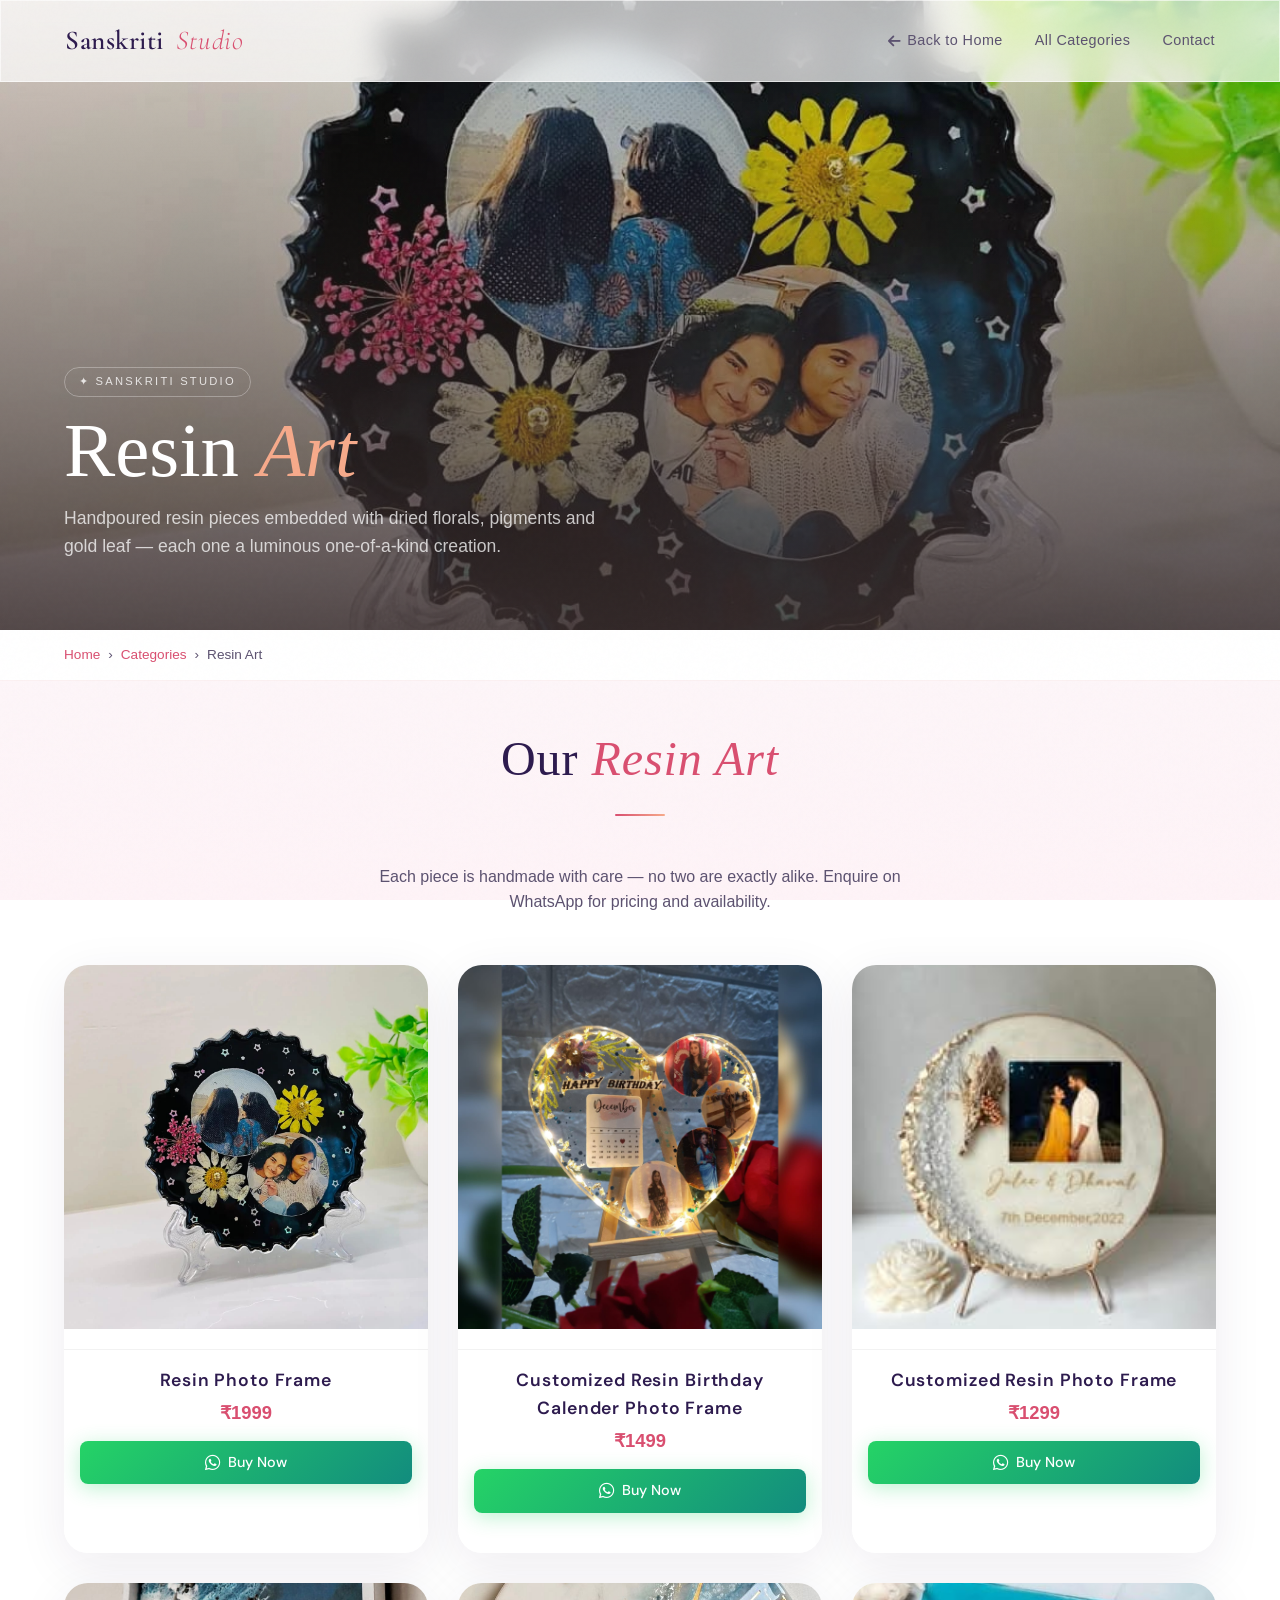
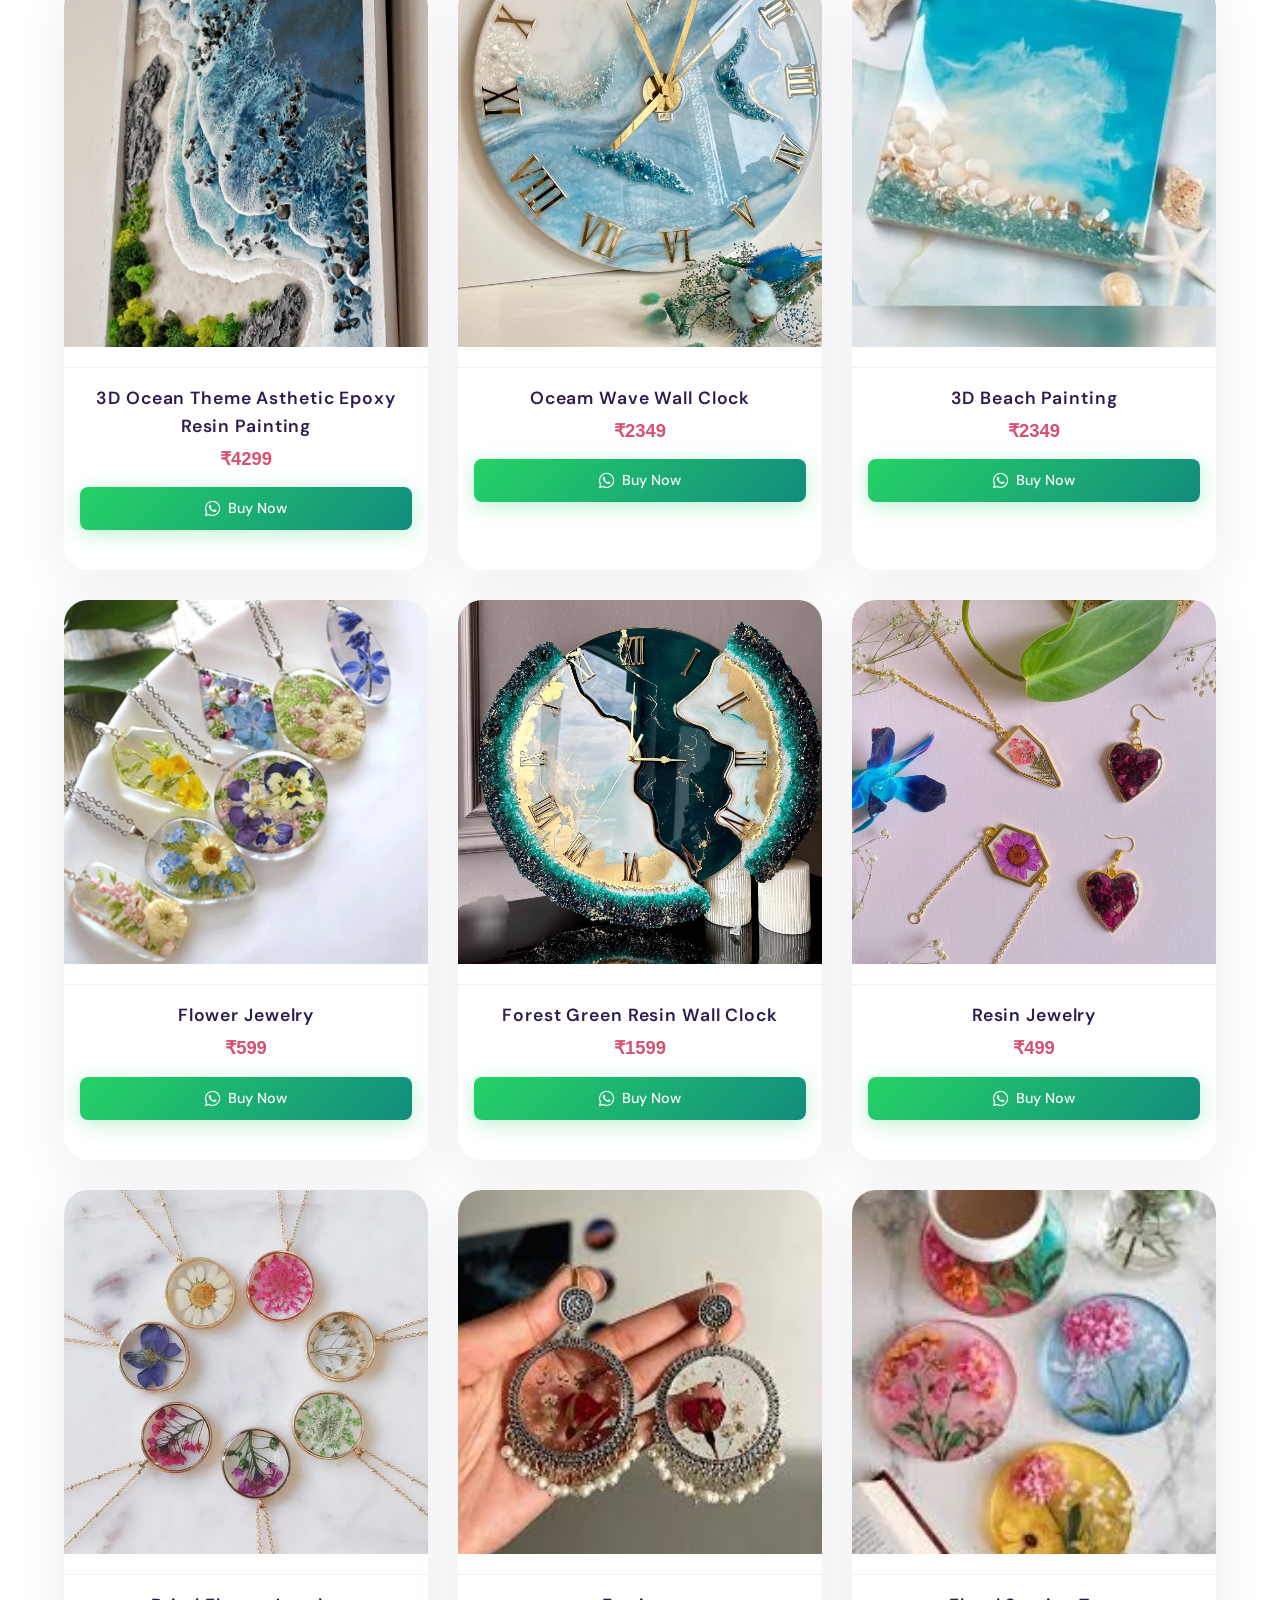
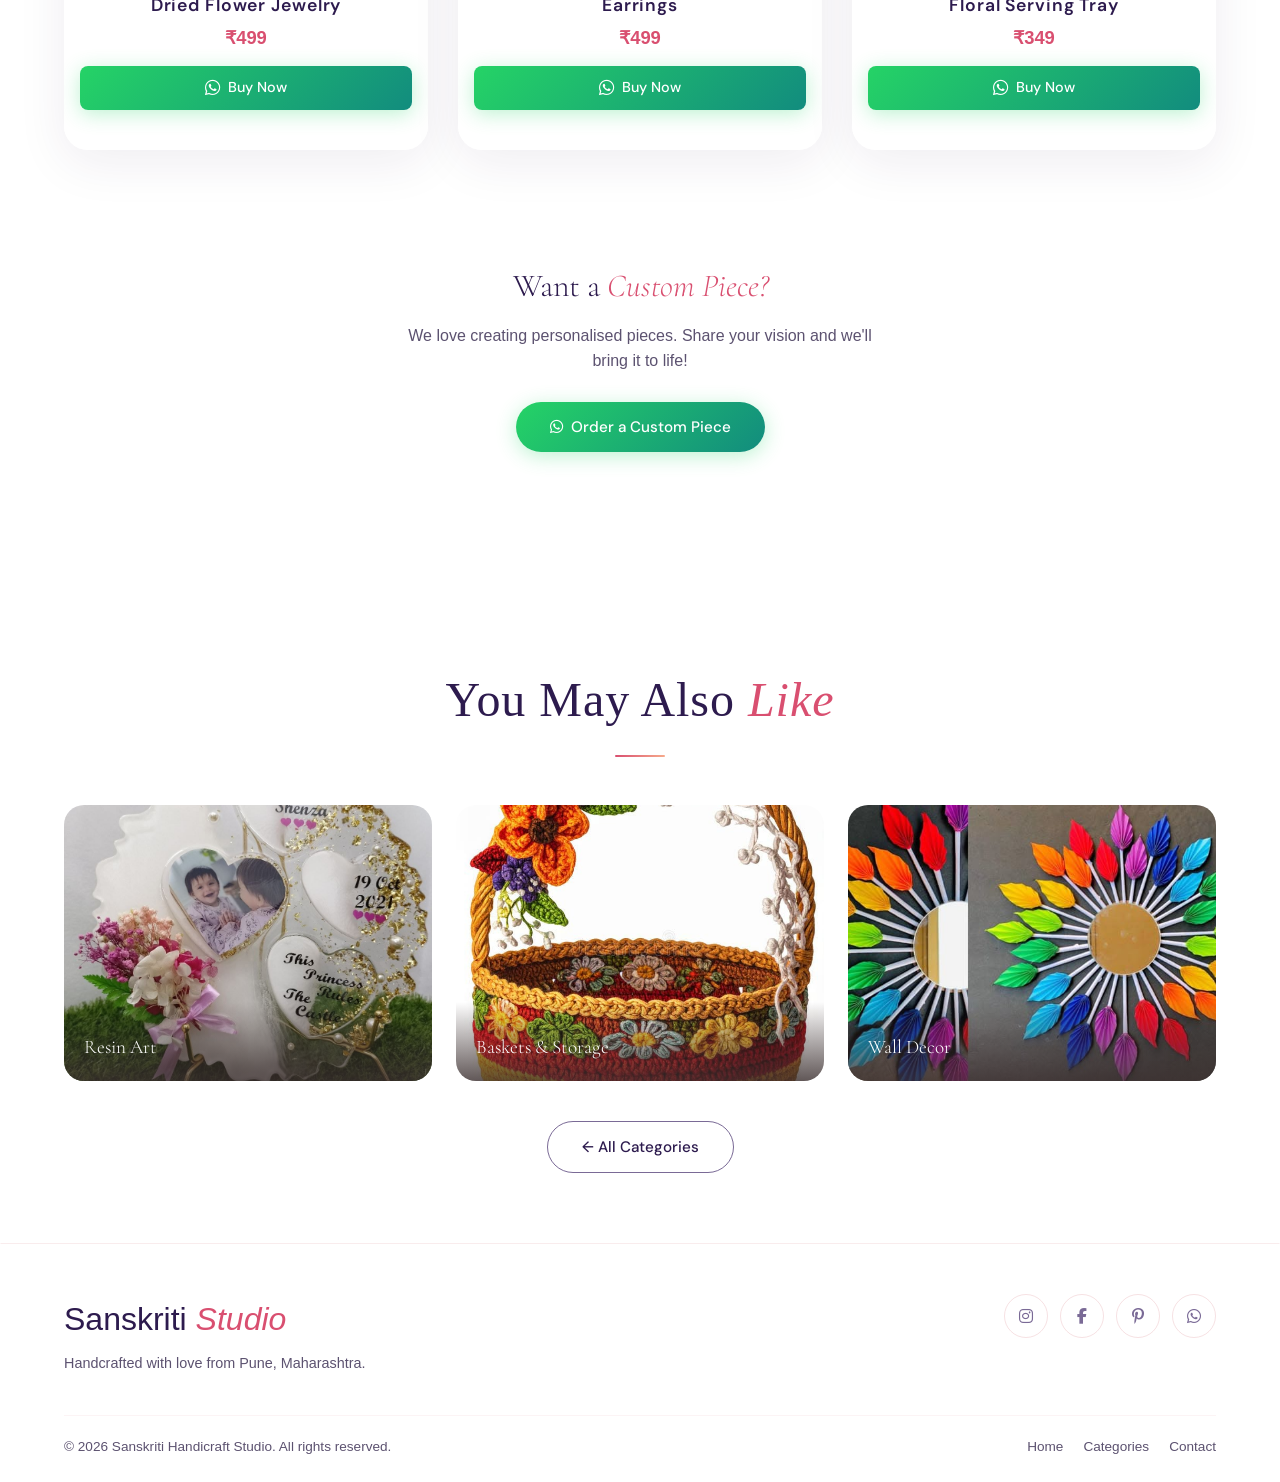
<file: resin.html>
<!DOCTYPE html>
<html lang="en">

<head>
  <meta charset="UTF-8">
  <meta name="viewport" content="width=device-width, initial-scale=1.0">
  <title>Resin Art | Sanskriti Handicraft Studio</title>
  <meta name="description"
    content="Handpoured resin pieces embedded with dried florals, pigments and gold leaf — each one a luminous one-of-a-kind creation.">
  <link rel="preconnect" href="https://fonts.googleapis.com">
  <link rel="preconnect" href="https://fonts.gstatic.com" crossorigin>
  <link
    href="https://fonts.googleapis.com/css2?family=Cormorant+Garamond:ital,wght@0,300;0,400;0,600;1,300;1,400&family=DM+Sans:wght@300;400;500&display=swap"
    rel="stylesheet">
  <link href="https://unpkg.com/aos@2.3.1/dist/aos.css" rel="stylesheet">
  <link rel="stylesheet" href="https://cdnjs.cloudflare.com/ajax/libs/font-awesome/6.4.0/css/all.min.css">
  <link rel="stylesheet" href="style.css">
</head>

<body>

  <!-- NAVBAR -->
  <nav class="navbar glass cat-nav">
    <div class="nav-logo">Sanskriti <span>Studio</span></div>
    <div class="nav-links">
      <a href="index.html" class="nav-back"><i class="fas fa-arrow-left"></i> Back to Home</a>
      <a href="index.html#categories">All Categories</a>
      <a href="index.html#contact">Contact</a>
    </div>
    <div class="menu-toggle"><i class="fas fa-bars"></i></div>
  </nav>

  <!-- MOBILE MENU -->
  <div class="mobile-menu glass">
    <div class="close-menu"><i class="fas fa-times"></i></div>
    <ul>
      <li><a href="index.html">Home</a></li>
      <li><a href="index.html#categories">All Categories</a></li>
      <li><a href="index.html#contact">Contact</a></li>
    </ul>
  </div>

  <!-- CATEGORY HERO -->
  <section class="cat-hero">
    <div class="blob-wrap">
      <div class="blob blob-1" style="opacity:0.2;"></div>
      <div class="blob blob-2" style="opacity:0.15;"></div>
    </div>
    <img src="Images/ra1.jpeg" alt="Resin Art" class="cat-hero-img">
    <div class="cat-hero-overlay"></div>
    <div class="cat-hero-content">
      <div class="cat-hero-badge" data-aos="fade-up">✦ Sanskriti Studio</div>
      <h1 class="cat-hero-title" data-aos="fade-up" data-aos-delay="80">Resin <em>Art</em></h1>
      <p class="cat-hero-desc" data-aos="fade-up" data-aos-delay="160">Handpoured resin pieces embedded with dried
        florals, pigments and gold leaf — each one a luminous one-of-a-kind creation.</p>
    </div>
  </section>

  <!-- BREADCRUMB -->
  <div style="background:var(--ivory);padding:14px 0;border-bottom:1px solid rgba(232,180,184,0.2);">
    <div class="container" style="display:flex;align-items:center;gap:8px;font-size:0.85rem;color:var(--text-light);">
      <a href="index.html" style="color:var(--rose);">Home</a>
      <span>›</span>
      <a href="index.html#categories" style="color:var(--rose);">Categories</a>
      <span>›</span>
      <span>Resin Art</span>
    </div>
  </div>

  <!-- PRODUCTS -->
  <section class="products-section">
    <div class="container">
      <div class="text-center" data-aos="fade-up" style="margin-bottom:50px;">
        <h2 class="section-title">Our <em>Resin Art</em></h2>
        <span class="title-line center"></span>
        <p style="color:var(--text-light);max-width:560px;margin:0 auto;">Each piece is handmade with care — no two are
          exactly alike. Enquire on WhatsApp for pricing and availability.</p>
      </div>
      <div class="product-grid-new">
        <div class="product-item-new" data-aos="fade-up" data-aos-delay="50">
          <div class="img-wrap">
            <img src="Images/ra1.jpeg" alt="Glitter Coaster Set" onerror="this.onerror=null; this.src='Images/1.jpeg';">
          </div>
          <div class="prod-details" style="padding: 16px; text-align: center; border-top: 1px solid rgba(0,0,0,0.05);">
            <div class="prod-name"
              style="font-weight: 600; color: var(--primary-purple); font-size: 1.1rem; margin-bottom: 4px;">Resin Photo
              Frame</div>
            <div class="prod-price"
              style="font-weight: 800; color: var(--rose); font-size: 1.15rem; margin-bottom: 14px;">₹1999</div>
            <a href="https://wa.me/919699071424?text=Hi!%20I%20would%20like%20to%20purchase%20the%20item%20'Glitter%20Coaster%20Set'%20(RA1)%20priced%20at%20₹1999."
              target="_blank" class="btn btn-wa"
              style="display: flex; justify-content: center; align-items: center; gap: 8px; font-size: 0.9rem; padding: 10px; width: 100%; border-radius: 8px;">
              <i class="fab fa-whatsapp" style="font-size: 1.1rem;"></i> Buy Now
            </a>
          </div>
        </div>
        <div class="product-item-new" data-aos="fade-up" data-aos-delay="100">
          <div class="img-wrap">
            <img src="Images/ra2.jpeg" alt="Glitter Coaster Set" onerror="this.onerror=null; this.src='Images/1.jpeg';">
          </div>
          <div class="prod-details" style="padding: 16px; text-align: center; border-top: 1px solid rgba(0,0,0,0.05);">
            <div class="prod-name"
              style="font-weight: 600; color: var(--primary-purple); font-size: 1.1rem; margin-bottom: 4px;">Customized
              Resin Birthday Calender Photo Frame</div>
            <div class="prod-price"
              style="font-weight: 800; color: var(--rose); font-size: 1.15rem; margin-bottom: 14px;">₹1499</div>
            <a href="https://wa.me/919699071424?text=Hi!%20I%20would%20like%20to%20purchase%20the%20item%20'Glitter%20Coaster%20Set'%20(RA2)%20priced%20at%20₹1499."
              target="_blank" class="btn btn-wa"
              style="display: flex; justify-content: center; align-items: center; gap: 8px; font-size: 0.9rem; padding: 10px; width: 100%; border-radius: 8px;">
              <i class="fab fa-whatsapp" style="font-size: 1.1rem;"></i> Buy Now
            </a>
          </div>
        </div>
        <div class="product-item-new" data-aos="fade-up" data-aos-delay="150">
          <div class="img-wrap">
            <img src="Images/ra3.jpeg" alt="Glitter Wall Clock" onerror="this.onerror=null; this.src='Images/1.jpeg';">
          </div>
          <div class="prod-details" style="padding: 16px; text-align: center; border-top: 1px solid rgba(0,0,0,0.05);">
            <div class="prod-name"
              style="font-weight: 600; color: var(--primary-purple); font-size: 1.1rem; margin-bottom: 4px;">Customized
              Resin Photo Frame</div>
            <div class="prod-price"
              style="font-weight: 800; color: var(--rose); font-size: 1.15rem; margin-bottom: 14px;">₹1299</div>
            <a href="https://wa.me/919699071424?text=Hi!%20I%20would%20like%20to%20purchase%20the%20item%20'Glitter%20Wall%20Clock'%20(RA3)%20priced%20at%20₹599."
              target="_blank" class="btn btn-wa"
              style="display: flex; justify-content: center; align-items: center; gap: 8px; font-size: 0.9rem; padding: 10px; width: 100%; border-radius: 8px;">
              <i class="fab fa-whatsapp" style="font-size: 1.1rem;"></i> Buy Now
            </a>
          </div>
        </div>
        <div class="product-item-new" data-aos="fade-up" data-aos-delay="200">
          <div class="img-wrap">
            <img src="Images/ra4.jpeg" alt="Marble Wall Clock" onerror="this.onerror=null; this.src='Images/1.jpeg';">
          </div>
          <div class="prod-details" style="padding: 16px; text-align: center; border-top: 1px solid rgba(0,0,0,0.05);">
            <div class="prod-name"
              style="font-weight: 600; color: var(--primary-purple); font-size: 1.1rem; margin-bottom: 4px;">3D ocean
              Theme Asthetic Epoxy Resin Painting</div>
            <div class="prod-price"
              style="font-weight: 800; color: var(--rose); font-size: 1.15rem; margin-bottom: 14px;">₹4299</div>
            <a href="https://wa.me/919699071424?text=Hi!%20I%20would%20like%20to%20purchase%20the%20item%20'Marble%20Wall%20Clock'%20(RA4)%20priced%20at%20₹1299."
              target="_blank" class="btn btn-wa"
              style="display: flex; justify-content: center; align-items: center; gap: 8px; font-size: 0.9rem; padding: 10px; width: 100%; border-radius: 8px;">
              <i class="fab fa-whatsapp" style="font-size: 1.1rem;"></i> Buy Now
            </a>
          </div>
        </div>
        <div class="product-item-new" data-aos="fade-up" data-aos-delay="50">
          <div class="img-wrap">
            <img src="Images/ra5.jpeg" alt="Floral Serving Tray" onerror="this.onerror=null; this.src='Images/1.jpeg';">
          </div>
          <div class="prod-details" style="padding: 16px; text-align: center; border-top: 1px solid rgba(0,0,0,0.05);">
            <div class="prod-name"
              style="font-weight: 600; color: var(--primary-purple); font-size: 1.1rem; margin-bottom: 4px;">Oceam wave
              Wall Clock</div>
            <div class="prod-price"
              style="font-weight: 800; color: var(--rose); font-size: 1.15rem; margin-bottom: 14px;">₹2349</div>
            <a href="https://wa.me/919699071424?text=Hi!%20I%20would%20like%20to%20purchase%20the%20item%20'Floral%20Serving%20Tray'%20(RA5)%20priced%20at%20₹349."
              target="_blank" class="btn btn-wa"
              style="display: flex; justify-content: center; align-items: center; gap: 8px; font-size: 0.9rem; padding: 10px; width: 100%; border-radius: 8px;">
              <i class="fab fa-whatsapp" style="font-size: 1.1rem;"></i> Buy Now
            </a>
          </div>
        </div>
        <div class="product-item-new" data-aos="fade-up" data-aos-delay="100">
          <div class="img-wrap">
            <img src="Images/ra6.jpeg" alt="Floral Bookmark" onerror="this.onerror=null; this.src='Images/1.jpeg';">
          </div>
          <div class="prod-details" style="padding: 16px; text-align: center; border-top: 1px solid rgba(0,0,0,0.05);">
            <div class="prod-name"
              style="font-weight: 600; color: var(--primary-purple); font-size: 1.1rem; margin-bottom: 4px;">3D Beach
              Painting</div>
            <div class="prod-price"
              style="font-weight: 800; color: var(--rose); font-size: 1.15rem; margin-bottom: 14px;">₹2349</div>
            <a href="https://wa.me/919699071424?text=Hi!%20I%20would%20like%20to%20purchase%20the%20item%20'Floral%20Bookmark'%20(RA6)%20priced%20at%20₹349."
              target="_blank" class="btn btn-wa"
              style="display: flex; justify-content: center; align-items: center; gap: 8px; font-size: 0.9rem; padding: 10px; width: 100%; border-radius: 8px;">
              <i class="fab fa-whatsapp" style="font-size: 1.1rem;"></i> Buy Now
            </a>
          </div>
        </div>
        <div class="product-item-new" data-aos="fade-up" data-aos-delay="150">
          <div class="img-wrap">
            <img src="Images/ra7.jpeg" alt="Glitter Jewelry Dish"
              onerror="this.onerror=null; this.src='Images/1.jpeg';">
          </div>
          <div class="prod-details" style="padding: 16px; text-align: center; border-top: 1px solid rgba(0,0,0,0.05);">
            <div class="prod-name"
              style="font-weight: 600; color: var(--primary-purple); font-size: 1.1rem; margin-bottom: 4px;">Flower
              Jewelry </div>
            <div class="prod-price"
              style="font-weight: 800; color: var(--rose); font-size: 1.15rem; margin-bottom: 14px;">₹599</div>
            <a href="https://wa.me/919699071424?text=Hi!%20I%20would%20like%20to%20purchase%20the%20item%20'Glitter%20Jewelry%20Dish'%20(RA7)%20priced%20at%20₹599."
              target="_blank" class="btn btn-wa"
              style="display: flex; justify-content: center; align-items: center; gap: 8px; font-size: 0.9rem; padding: 10px; width: 100%; border-radius: 8px;">
              <i class="fab fa-whatsapp" style="font-size: 1.1rem;"></i> Buy Now
            </a>
          </div>
        </div>
        <div class="product-item-new" data-aos="fade-up" data-aos-delay="200">
          <div class="img-wrap">
            <img src="Images/ra8.jpeg" alt="Glitter Coaster Set" onerror="this.onerror=null; this.src='Images/1.jpeg';">
          </div>
          <div class="prod-details" style="padding: 16px; text-align: center; border-top: 1px solid rgba(0,0,0,0.05);">
            <div class="prod-name"
              style="font-weight: 600; color: var(--primary-purple); font-size: 1.1rem; margin-bottom: 4px;">Forest
              Green Resin Wall Clock</div>
            <div class="prod-price"
              style="font-weight: 800; color: var(--rose); font-size: 1.15rem; margin-bottom: 14px;">₹1599</div>
            <a href="https://wa.me/919699071424?text=Hi!%20I%20would%20like%20to%20purchase%20the%20item%20'Glitter%20Coaster%20Set'%20(RA8)%20priced%20at%20₹599."
              target="_blank" class="btn btn-wa"
              style="display: flex; justify-content: center; align-items: center; gap: 8px; font-size: 0.9rem; padding: 10px; width: 100%; border-radius: 8px;">
              <i class="fab fa-whatsapp" style="font-size: 1.1rem;"></i> Buy Now
            </a>
          </div>
        </div>
        <div class="product-item-new" data-aos="fade-up" data-aos-delay="50">
          <div class="img-wrap">
            <img src="Images/ra9.jpeg" alt="Luminous Wall Clock" onerror="this.onerror=null; this.src='Images/1.jpeg';">
          </div>
          <div class="prod-details" style="padding: 16px; text-align: center; border-top: 1px solid rgba(0,0,0,0.05);">
            <div class="prod-name"
              style="font-weight: 600; color: var(--primary-purple); font-size: 1.1rem; margin-bottom: 4px;">Resin
              Jewelry</div>
            <div class="prod-price"
              style="font-weight: 800; color: var(--rose); font-size: 1.15rem; margin-bottom: 14px;">₹499</div>
            <a href="https://wa.me/919699071424?text=Hi!%20I%20would%20like%20to%20purchase%20the%20item%20'Luminous%20Wall%20Clock'%20(RA9)%20priced%20at%20₹499."
              target="_blank" class="btn btn-wa"
              style="display: flex; justify-content: center; align-items: center; gap: 8px; font-size: 0.9rem; padding: 10px; width: 100%; border-radius: 8px;">
              <i class="fab fa-whatsapp" style="font-size: 1.1rem;"></i> Buy Now
            </a>
          </div>
        </div>
        <div class="product-item-new" data-aos="fade-up" data-aos-delay="100">
          <div class="img-wrap">
            <img src="Images/ra10.jpeg" alt="Glitter Serving Tray"
              onerror="this.onerror=null; this.src='Images/1.jpeg';">
          </div>
          <div class="prod-details" style="padding: 16px; text-align: center; border-top: 1px solid rgba(0,0,0,0.05);">
            <div class="prod-name"
              style="font-weight: 600; color: var(--primary-purple); font-size: 1.1rem; margin-bottom: 4px;">Dried
              Flower Jewelry</div>
            <div class="prod-price"
              style="font-weight: 800; color: var(--rose); font-size: 1.15rem; margin-bottom: 14px;">₹499</div>
            <a href="https://wa.me/919699071424?text=Hi!%20I%20would%20like%20to%20purchase%20the%20item%20'Glitter%20Serving%20Tray'%20(RA10)%20priced%20at%20₹1499."
              target="_blank" class="btn btn-wa"
              style="display: flex; justify-content: center; align-items: center; gap: 8px; font-size: 0.9rem; padding: 10px; width: 100%; border-radius: 8px;">
              <i class="fab fa-whatsapp" style="font-size: 1.1rem;"></i> Buy Now
            </a>
          </div>
        </div>
        <div class="product-item-new" data-aos="fade-up" data-aos-delay="150">
          <div class="img-wrap">
            <img src="Images/ra11.jpeg" alt="Luminous Coaster Set"
              onerror="this.onerror=null; this.src='Images/1.jpeg';">
          </div>
          <div class="prod-details" style="padding: 16px; text-align: center; border-top: 1px solid rgba(0,0,0,0.05);">
            <div class="prod-name"
              style="font-weight: 600; color: var(--primary-purple); font-size: 1.1rem; margin-bottom: 4px;">Earrings
            </div>
            <div class="prod-price"
              style="font-weight: 800; color: var(--rose); font-size: 1.15rem; margin-bottom: 14px;">₹499</div>
            <a href="https://wa.me/919699071424?text=Hi!%20I%20would%20like%20to%20purchase%20the%20item%20'Luminous%20Coaster%20Set'%20(RA11)%20priced%20at%20₹499."
              target="_blank" class="btn btn-wa"
              style="display: flex; justify-content: center; align-items: center; gap: 8px; font-size: 0.9rem; padding: 10px; width: 100%; border-radius: 8px;">
              <i class="fab fa-whatsapp" style="font-size: 1.1rem;"></i> Buy Now
            </a>
          </div>
        </div>
        <div class="product-item-new" data-aos="fade-up" data-aos-delay="200">
          <div class="img-wrap">
            <img src="Images/ra12.jpeg" alt="Floral Serving Tray"
              onerror="this.onerror=null; this.src='Images/1.jpeg';">
          </div>
          <div class="prod-details" style="padding: 16px; text-align: center; border-top: 1px solid rgba(0,0,0,0.05);">
            <div class="prod-name"
              style="font-weight: 600; color: var(--primary-purple); font-size: 1.1rem; margin-bottom: 4px;">Floral
              Serving Tray</div>
            <div class="prod-price"
              style="font-weight: 800; color: var(--rose); font-size: 1.15rem; margin-bottom: 14px;">₹349</div>
            <a href="https://wa.me/919699071424?text=Hi!%20I%20would%20like%20to%20purchase%20the%20item%20'Floral%20Serving%20Tray'%20(RA12)%20priced%20at%20₹349."
              target="_blank" class="btn btn-wa"
              style="display: flex; justify-content: center; align-items: center; gap: 8px; font-size: 0.9rem; padding: 10px; width: 100%; border-radius: 8px;">
              <i class="fab fa-whatsapp" style="font-size: 1.1rem;"></i> Buy Now
            </a>
          </div>
        </div>
      </div>

      <!-- Custom Order CTA -->
      <div style="text-align:center;margin-top:60px;padding:50px 30px;background:var(--ivory);border-radius:24px;"
        data-aos="fade-up">
        <h3
          style="font-family:'Cormorant Garamond',serif;font-size:2rem;font-weight:300;color:var(--dusty);margin-bottom:12px;">
          Want a <em style="color:var(--rose);">Custom Piece?</em>
        </h3>
        <p style="color:var(--text-light);margin-bottom:28px;max-width:480px;margin-left:auto;margin-right:auto;">
          We love creating personalised pieces. Share your vision and we'll bring it to life!
        </p>
        <a href="https://wa.me/919699071424?text=Hi!%20I%20want%20a%20custom%20Resin%20Art%20piece." class="btn btn-wa"
          target="_blank">
          <i class="fab fa-whatsapp"></i> Order a Custom Piece
        </a>
      </div>
    </div>
  </section>

  <!-- YOU MAY ALSO LIKE -->
  <section class="also-like">
    <div class="container">
      <div class="text-center" data-aos="fade-up" style="margin-bottom:40px;">
        <h2 class="section-title">You May Also <em>Like</em></h2>
        <span class="title-line center"></span>
      </div>
      <div class="also-grid">
        <a href="resin.html" class="also-card" data-aos="fade-up" data-aos-delay="60">
          <img src="Images/1.jpeg" alt="Resin Art">
          <div class="also-label">Resin Art</div>
        </a>
        <a href="baskets.html" class="also-card" data-aos="fade-up" data-aos-delay="120">
          <img src="Images/ba9.jpeg" alt="Baskets & Storage">
          <div class="also-label">Baskets & Storage</div>
        </a>
        <a href="walldecor.html" class="also-card" data-aos="fade-up" data-aos-delay="180">
          <img src="Images/6.jpeg" alt="Wall Decor">
          <div class="also-label">Wall Decor</div>
        </a>
      </div>
      <div style="text-align:center;margin-top:40px;">
        <a href="index.html#categories" class="btn btn-outline">← All Categories</a>
      </div>
    </div>
  </section>

  <!-- FOOTER -->
  <footer class="footer glass">
    <div class="container">
      <div class="footer-top">
        <div>
          <div class="footer-brand">Sanskriti <span>Studio</span></div>
          <div class="footer-tagline">Handcrafted with love from Pune, Maharashtra.</div>
        </div>
        <div class="social-links">
          <a href="#" aria-label="Instagram"><i class="fab fa-instagram"></i></a>
          <a href="#" aria-label="Facebook"><i class="fab fa-facebook-f"></i></a>
          <a href="#" aria-label="Pinterest"><i class="fab fa-pinterest-p"></i></a>
          <a href="https://wa.me/919699071424" target="_blank" aria-label="WhatsApp"><i class="fab fa-whatsapp"></i></a>
        </div>
      </div>
      <div class="footer-bottom">
        <p class="copyright">&copy; <span id="year"></span> Sanskriti Handicraft Studio. All rights reserved.</p>
        <div class="footer-links">
          <a href="index.html">Home</a>
          <a href="index.html#categories">Categories</a>
          <a href="index.html#contact">Contact</a>
        </div>
      </div>
    </div>
  </footer>

  <script src="https://unpkg.com/aos@2.3.1/dist/aos.js"></script>
  <script src="script.js"></script>
</body>

</html>
</file>
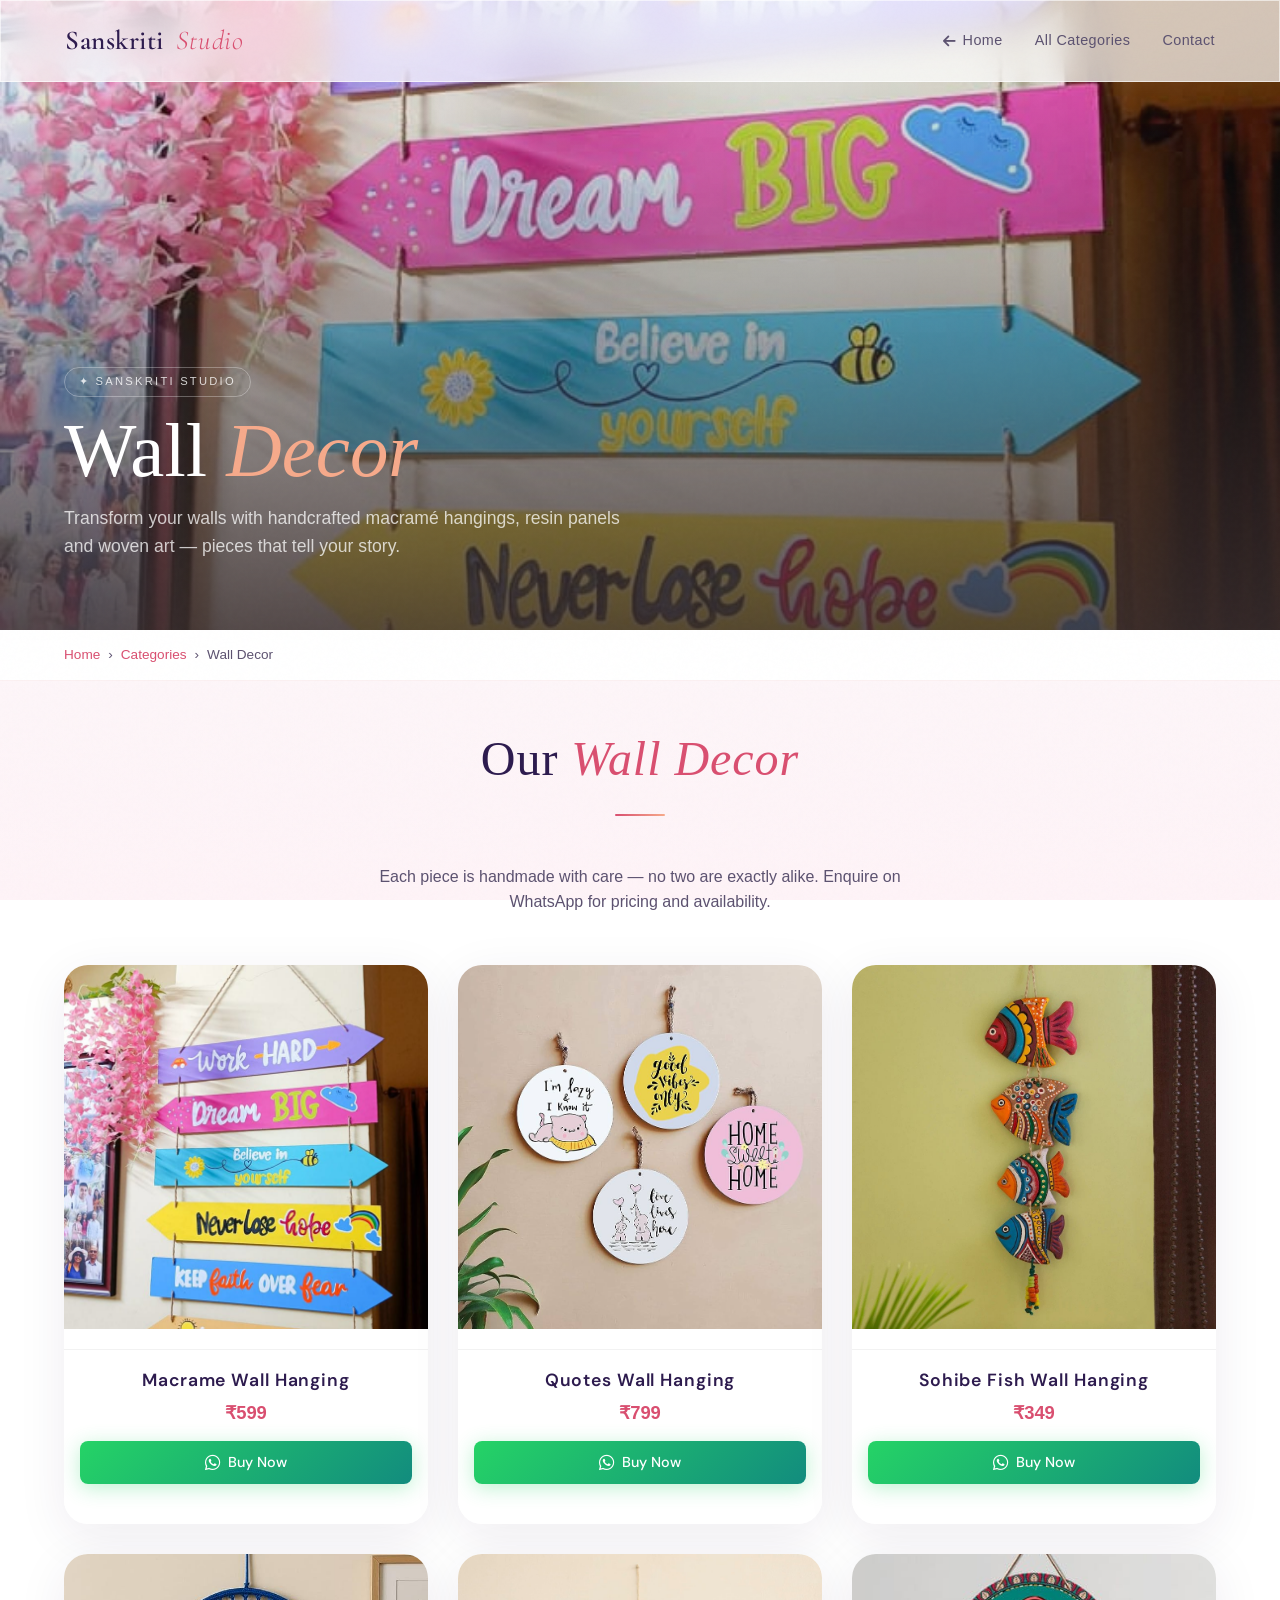
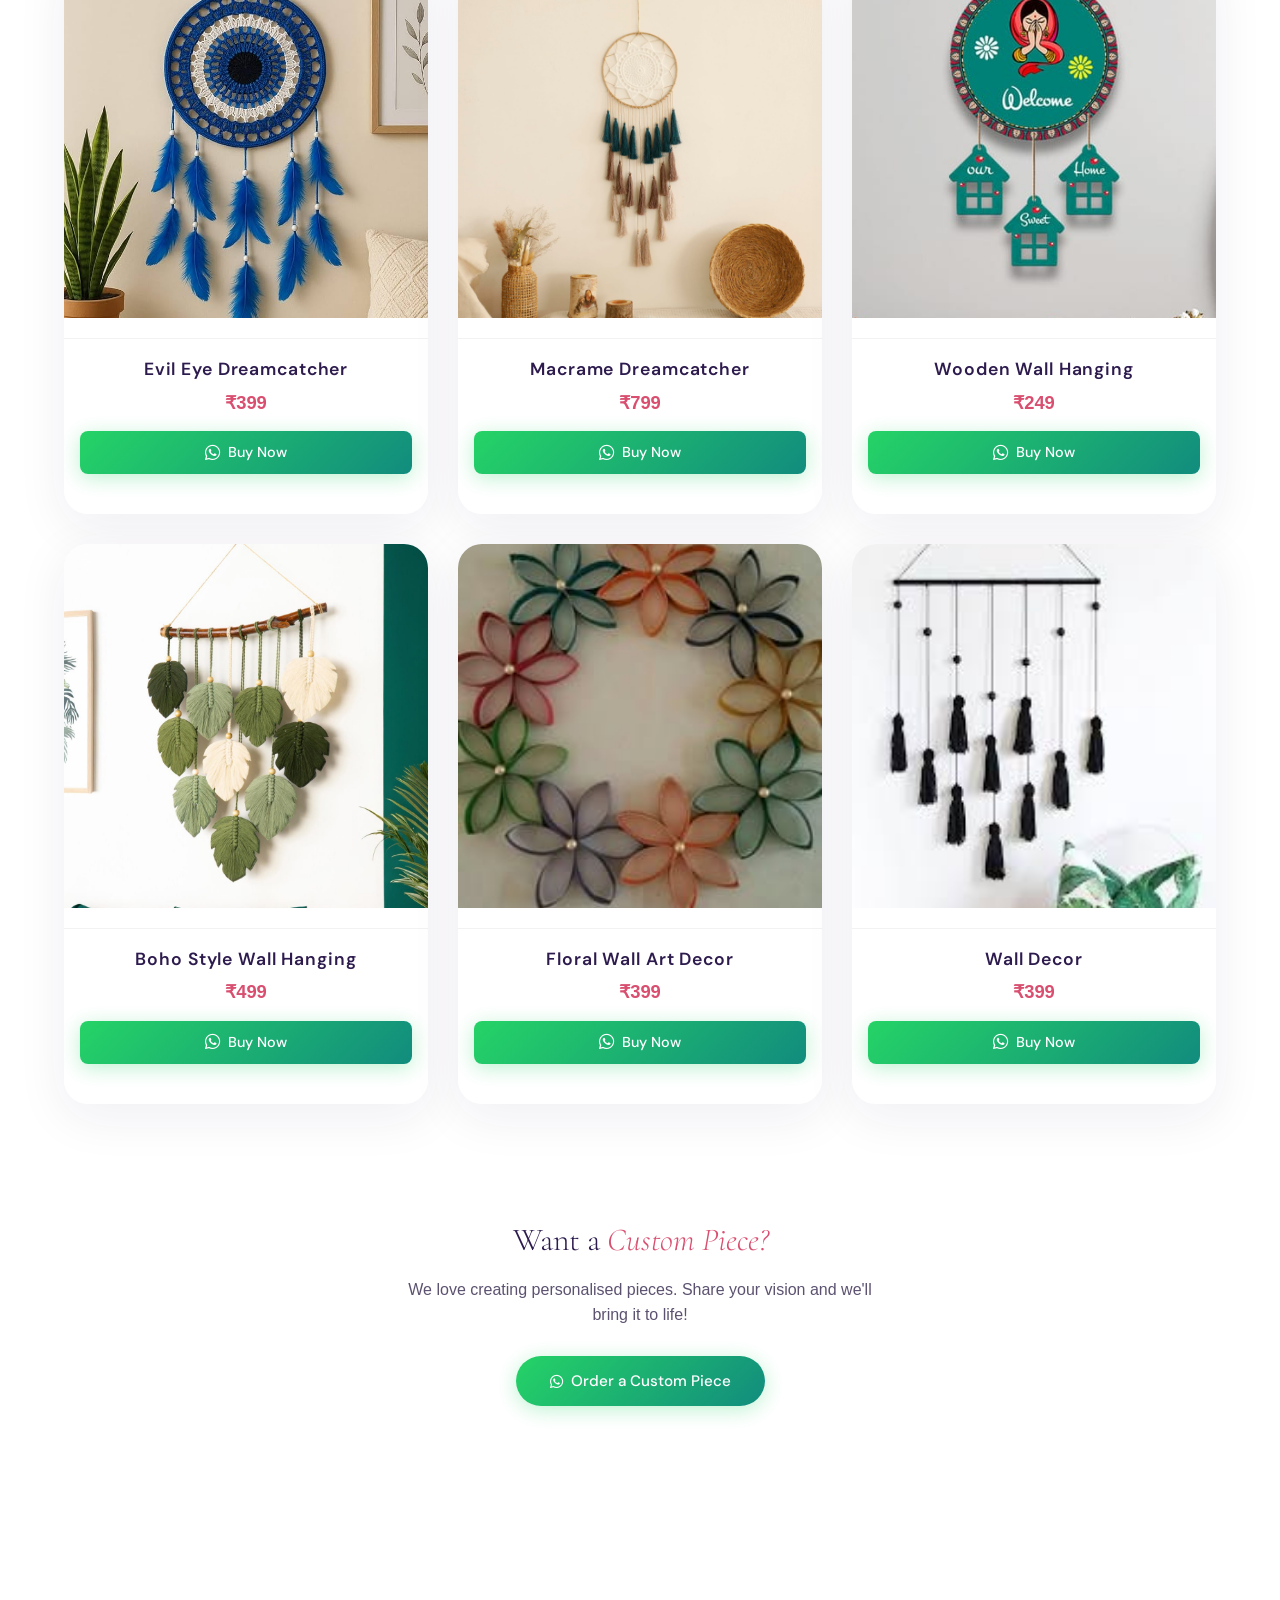
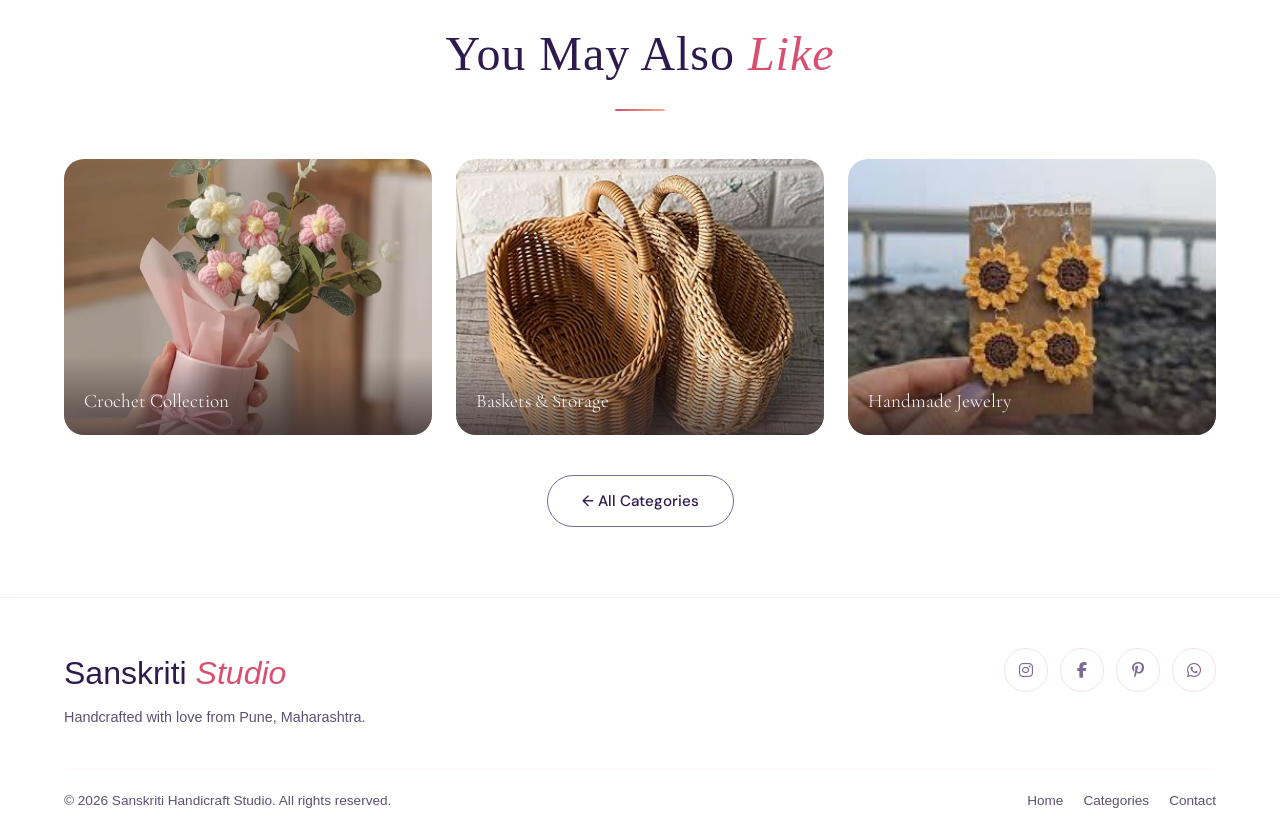
<file: walldecor.html>
<!DOCTYPE html>
<html lang="en">

<head>
  <meta charset="UTF-8">
  <meta name="viewport" content="width=device-width, initial-scale=1.0">
  <title>Wall Decor | Sanskriti Handicraft Studio</title>
  <meta name="description"
    content="Transform your walls with handcrafted macramé hangings, resin panels and woven art — pieces that tell your story.">
  <link rel="preconnect" href="https://fonts.googleapis.com">
  <link rel="preconnect" href="https://fonts.gstatic.com" crossorigin>
  <link
    href="https://fonts.googleapis.com/css2?family=Cormorant+Garamond:ital,wght@0,300;0,400;0,600;1,300;1,400&family=DM+Sans:wght@300;400;500&display=swap"
    rel="stylesheet">
  <link href="https://unpkg.com/aos@2.3.1/dist/aos.css" rel="stylesheet">
  <link rel="stylesheet" href="https://cdnjs.cloudflare.com/ajax/libs/font-awesome/6.4.0/css/all.min.css">
  <link rel="stylesheet" href="style.css">
</head>

<body>

  <!-- NAVBAR -->
  <nav class="navbar glass cat-nav">
    <div class="nav-logo">Sanskriti <span>Studio</span></div>
    <div class="nav-links">
      <a href="index.html" class="nav-back"><i class="fas fa-arrow-left"></i> Home</a>
      <a href="index.html#categories">All Categories</a>
      <a href="index.html#contact">Contact</a>
    </div>
    <div class="menu-toggle"><i class="fas fa-bars"></i></div>
  </nav>

  <!-- MOBILE MENU -->
  <div class="mobile-menu glass">
    <div class="close-menu"><i class="fas fa-times"></i></div>
    <ul>
      <li><a href="index.html">Home</a></li>
      <li><a href="index.html#categories">All Categories</a></li>
      <li><a href="index.html#contact">Contact</a></li>
    </ul>
  </div>

  <!-- CATEGORY HERO -->
  <section class="cat-hero">
    <div class="blob-wrap">
      <div class="blob blob-1" style="opacity:0.2;"></div>
      <div class="blob blob-2" style="opacity:0.15;"></div>
    </div>
    <img src="Images/wallha1.jpeg" alt="Wall Decor" class="cat-hero-img">
    <div class="cat-hero-overlay"></div>
    <div class="cat-hero-content">
      <div class="cat-hero-badge" data-aos="fade-up">✦ Sanskriti Studio</div>
      <h1 class="cat-hero-title" data-aos="fade-up" data-aos-delay="80">Wall <em>Decor</em></h1>
      <p class="cat-hero-desc" data-aos="fade-up" data-aos-delay="160">Transform your walls with handcrafted macramé
        hangings, resin panels and woven art — pieces that tell your story.</p>
    </div>
  </section>

  <!-- BREADCRUMB -->
  <div style="background:var(--ivory);padding:14px 0;border-bottom:1px solid rgba(232,180,184,0.2);">
    <div class="container" style="display:flex;align-items:center;gap:8px;font-size:0.85rem;color:var(--text-light);">
      <a href="index.html" style="color:var(--rose);">Home</a>
      <span>›</span>
      <a href="index.html#categories" style="color:var(--rose);">Categories</a>
      <span>›</span>
      <span>Wall Decor</span>
    </div>
  </div>

  <!-- PRODUCTS -->
  <section class="products-section">
    <div class="container">
      <div class="text-center" data-aos="fade-up" style="margin-bottom:50px;">
        <h2 class="section-title">Our <em>Wall Decor</em></h2>
        <span class="title-line center"></span>
        <p style="color:var(--text-light);max-width:560px;margin:0 auto;">Each piece is handmade with care — no two are
          exactly alike. Enquire on WhatsApp for pricing and availability.</p>
      </div>
      <div class="product-grid-new">
        <div class="product-item-new" data-aos="fade-up" data-aos-delay="50">
          <div class="img-wrap">
            <img src="Images/wallha1.jpeg" alt="Macrame Wall Hanging"
              onerror="this.onerror=null; this.src='Images/1.jpeg';">
          </div>
          <div class="prod-details" style="padding: 16px; text-align: center; border-top: 1px solid rgba(0,0,0,0.05);">
            <div class="prod-name"
              style="font-weight: 600; color: var(--primary-purple); font-size: 1.1rem; margin-bottom: 4px;">Macrame
              Wall Hanging</div>
            <div class="prod-price"
              style="font-weight: 800; color: var(--rose); font-size: 1.15rem; margin-bottom: 14px;">₹599</div>
            <a href="https://wa.me/919699071424?text=Hi!%20I%20would%20like%20to%20purchase%20the%20item%20'Macrame%20Wall%20Hanging'%20(wallHA1)%20priced%20at%20₹599."
              target="_blank" class="btn btn-wa"
              style="display: flex; justify-content: center; align-items: center; gap: 8px; font-size: 0.9rem; padding: 10px; width: 100%; border-radius: 8px;">
              <i class="fab fa-whatsapp" style="font-size: 1.1rem;"></i> Buy Now
            </a>
          </div>
        </div>
        <div class="product-item-new" data-aos="fade-up" data-aos-delay="100">
          <div class="img-wrap">
            <img src="Images/wallha2.jpeg" alt="Macrame Sun & Moon Mirror"
              onerror="this.onerror=null; this.src='Images/1.jpeg';">
          </div>
          <div class="prod-details" style="padding: 16px; text-align: center; border-top: 1px solid rgba(0,0,0,0.05);">
            <div class="prod-name"
              style="font-weight: 600; color: var(--primary-purple); font-size: 1.1rem; margin-bottom: 4px;">Quotes Wall
              Hanging</div>
            <div class="prod-price"
              style="font-weight: 800; color: var(--rose); font-size: 1.15rem; margin-bottom: 14px;">₹799</div>
            <a href="https://wa.me/919699071424?text=Hi!%20I%20would%20like%20to%20purchase%20the%20item%20'Macrame%20Sun%20&%20Moon%20Mirror'%20(wallHA2)%20priced%20at%20₹799."
              target="_blank" class="btn btn-wa"
              style="display: flex; justify-content: center; align-items: center; gap: 8px; font-size: 0.9rem; padding: 10px; width: 100%; border-radius: 8px;">
              <i class="fab fa-whatsapp" style="font-size: 1.1rem;"></i> Buy Now
            </a>
          </div>
        </div>
        <div class="product-item-new" data-aos="fade-up" data-aos-delay="150">
          <div class="img-wrap">
            <img src="Images/wallha3.jpeg" alt="Botanical Dreamcatcher"
              onerror="this.onerror=null; this.src='Images/1.jpeg';">
          </div>
          <div class="prod-details" style="padding: 16px; text-align: center; border-top: 1px solid rgba(0,0,0,0.05);">
            <div class="prod-name"
              style="font-weight: 600; color: var(--primary-purple); font-size: 1.1rem; margin-bottom: 4px;">Sohibe Fish
              Wall Hanging</div>
            <div class="prod-price"
              style="font-weight: 800; color: var(--rose); font-size: 1.15rem; margin-bottom: 14px;">₹349</div>
            <a href="https://wa.me/919699071424?text=Hi!%20I%20would%20like%20to%20purchase%20the%20item%20'Botanical%20Dreamcatcher'%20(wallHA3)%20priced%20at%20₹349."
              target="_blank" class="btn btn-wa"
              style="display: flex; justify-content: center; align-items: center; gap: 8px; font-size: 0.9rem; padding: 10px; width: 100%; border-radius: 8px;">
              <i class="fab fa-whatsapp" style="font-size: 1.1rem;"></i> Buy Now
            </a>
          </div>
        </div>
        <div class="product-item-new" data-aos="fade-up" data-aos-delay="200">
          <div class="img-wrap">
            <img src="Images/wallha4.jpeg" alt="Rustic Dreamcatcher"
              onerror="this.onerror=null; this.src='Images/1.jpeg';">
          </div>
          <div class="prod-details" style="padding: 16px; text-align: center; border-top: 1px solid rgba(0,0,0,0.05);">
            <div class="prod-name"
              style="font-weight: 600; color: var(--primary-purple); font-size: 1.1rem; margin-bottom: 4px;">Evil Eye
              Dreamcatcher</div>
            <div class="prod-price"
              style="font-weight: 800; color: var(--rose); font-size: 1.15rem; margin-bottom: 14px;">₹399</div>
            <a href="https://wa.me/919699071424?text=Hi!%20I%20would%20like%20to%20purchase%20the%20item%20'Rustic%20Dreamcatcher'%20(wallHA4)%20priced%20at%20₹399."
              target="_blank" class="btn btn-wa"
              style="display: flex; justify-content: center; align-items: center; gap: 8px; font-size: 0.9rem; padding: 10px; width: 100%; border-radius: 8px;">
              <i class="fab fa-whatsapp" style="font-size: 1.1rem;"></i> Buy Now
            </a>
          </div>
        </div>
        <div class="product-item-new" data-aos="fade-up" data-aos-delay="50">
          <div class="img-wrap">
            <img src="Images/wallha5.jpeg" alt="Macrame Dreamcatcher"
              onerror="this.onerror=null; this.src='Images/1.jpeg';">
          </div>
          <div class="prod-details" style="padding: 16px; text-align: center; border-top: 1px solid rgba(0,0,0,0.05);">
            <div class="prod-name"
              style="font-weight: 600; color: var(--primary-purple); font-size: 1.1rem; margin-bottom: 4px;">Macrame
              Dreamcatcher</div>
            <div class="prod-price"
              style="font-weight: 800; color: var(--rose); font-size: 1.15rem; margin-bottom: 14px;">₹799</div>
            <a href="https://wa.me/919699071424?text=Hi!%20I%20would%20like%20to%20purchase%20the%20item%20'Macrame%20Dreamcatcher'%20(wallHA5)%20priced%20at%20₹799."
              target="_blank" class="btn btn-wa"
              style="display: flex; justify-content: center; align-items: center; gap: 8px; font-size: 0.9rem; padding: 10px; width: 100%; border-radius: 8px;">
              <i class="fab fa-whatsapp" style="font-size: 1.1rem;"></i> Buy Now
            </a>
          </div>
        </div>
        <div class="product-item-new" data-aos="fade-up" data-aos-delay="100">
          <div class="img-wrap">
            <img src="Images/wallha6.jpeg" alt="Boho Sun & Moon Mirror"
              onerror="this.onerror=null; this.src='Images/1.jpeg';">
          </div>
          <div class="prod-details" style="padding: 16px; text-align: center; border-top: 1px solid rgba(0,0,0,0.05);">
            <div class="prod-name"
              style="font-weight: 600; color: var(--primary-purple); font-size: 1.1rem; margin-bottom: 4px;">Wooden Wall
              Hanging</div>
            <div class="prod-price"
              style="font-weight: 800; color: var(--rose); font-size: 1.15rem; margin-bottom: 14px;">₹249</div>
            <a href="https://wa.me/919699071424?text=Hi!%20I%20would%20like%20to%20purchase%20the%20item%20'Boho%20Sun%20&%20Moon%20Mirror'%20(wallHA6)%20priced%20at%20₹349."
              target="_blank" class="btn btn-wa"
              style="display: flex; justify-content: center; align-items: center; gap: 8px; font-size: 0.9rem; padding: 10px; width: 100%; border-radius: 8px;">
              <i class="fab fa-whatsapp" style="font-size: 1.1rem;"></i> Buy Now
            </a>
          </div>
        </div>
        <div class="product-item-new" data-aos="fade-up" data-aos-delay="150">
          <div class="img-wrap">
            <img src="Images/wallha7.jpeg" alt="Rustic Dreamcatcher"
              onerror="this.onerror=null; this.src='Images/1.jpeg';">
          </div>
          <div class="prod-details" style="padding: 16px; text-align: center; border-top: 1px solid rgba(0,0,0,0.05);">
            <div class="prod-name"
              style="font-weight: 600; color: var(--primary-purple); font-size: 1.1rem; margin-bottom: 4px;">Boho Style
              Wall Hanging</div>
            <div class="prod-price"
              style="font-weight: 800; color: var(--rose); font-size: 1.15rem; margin-bottom: 14px;">₹499</div>
            <a href="https://wa.me/919699071424?text=Hi!%20I%20would%20like%20to%20purchase%20the%20item%20'Rustic%20Dreamcatcher'%20(wallHA7)%20priced%20at%20₹499."
              target="_blank" class="btn btn-wa"
              style="display: flex; justify-content: center; align-items: center; gap: 8px; font-size: 0.9rem; padding: 10px; width: 100%; border-radius: 8px;">
              <i class="fab fa-whatsapp" style="font-size: 1.1rem;"></i> Buy Now
            </a>
          </div>
        </div>
        <div class="product-item-new" data-aos="fade-up" data-aos-delay="200">
          <div class="img-wrap">
            <img src="Images/wallha8.jpeg" alt="Rustic Floating Shelf"
              onerror="this.onerror=null; this.src='Images/1.jpeg';">
          </div>
          <div class="prod-details" style="padding: 16px; text-align: center; border-top: 1px solid rgba(0,0,0,0.05);">
            <div class="prod-name"
              style="font-weight: 600; color: var(--primary-purple); font-size: 1.1rem; margin-bottom: 4px;">Floral Wall
              Art Decor</div>
            <div class="prod-price"
              style="font-weight: 800; color: var(--rose); font-size: 1.15rem; margin-bottom: 14px;">₹399</div>
            <a href="https://wa.me/919699071424?text=Hi!%20I%20would%20like%20to%20purchase%20the%20item%20'Rustic%20Floating%20Shelf'%20(wallHA8)%20priced%20at%20₹399."
              target="_blank" class="btn btn-wa"
              style="display: flex; justify-content: center; align-items: center; gap: 8px; font-size: 0.9rem; padding: 10px; width: 100%; border-radius: 8px;">
              <i class="fab fa-whatsapp" style="font-size: 1.1rem;"></i> Buy Now
            </a>
          </div>
        </div>
        <div class="product-item-new" data-aos="fade-up" data-aos-delay="50">
          <div class="img-wrap">
            <img src="Images/wallha9.jpeg" alt="Rustic Sun & Moon Mirror"
              onerror="this.onerror=null; this.src='Images/1.jpeg';">
          </div>
          <div class="prod-details" style="padding: 16px; text-align: center; border-top: 1px solid rgba(0,0,0,0.05);">
            <div class="prod-name"
              style="font-weight: 600; color: var(--primary-purple); font-size: 1.1rem; margin-bottom: 4px;">Wall Decor
            </div>
            <div class="prod-price"
              style="font-weight: 800; color: var(--rose); font-size: 1.15rem; margin-bottom: 14px;">₹399</div>
            <a href="https://wa.me/919699071424?text=Hi!%20I%20would%20like%20to%20purchase%20the%20item%20'Rustic%20Sun%20&%20Moon%20Mirror'%20(wallHA9)%20priced%20at%20₹399."
              target="_blank" class="btn btn-wa"
              style="display: flex; justify-content: center; align-items: center; gap: 8px; font-size: 0.9rem; padding: 10px; width: 100%; border-radius: 8px;">
              <i class="fab fa-whatsapp" style="font-size: 1.1rem;"></i> Buy Now
            </a>
          </div>
        </div>
      </div>

      <!-- Custom Order CTA -->
      <div style="text-align:center;margin-top:60px;padding:50px 30px;background:var(--ivory);border-radius:24px;"
        data-aos="fade-up">
        <h3
          style="font-family:'Cormorant Garamond',serif;font-size:2rem;font-weight:300;color:var(--dusty);margin-bottom:12px;">
          Want a <em style="color:var(--rose);">Custom Piece?</em>
        </h3>
        <p style="color:var(--text-light);margin-bottom:28px;max-width:480px;margin-left:auto;margin-right:auto;">
          We love creating personalised pieces. Share your vision and we'll bring it to life!
        </p>
        <a href="https://wa.me/919699071424?text=Hi!%20I%20want%20a%20custom%20Wall Decor%20piece." class="btn btn-wa"
          target="_blank">
          <i class="fab fa-whatsapp"></i> Order a Custom Piece
        </a>
      </div>
    </div>
  </section>

  <!-- YOU MAY ALSO LIKE -->
  <section class="also-like">
    <div class="container">
      <div class="text-center" data-aos="fade-up" style="margin-bottom:40px;">
        <h2 class="section-title">You May Also <em>Like</em></h2>
        <span class="title-line center"></span>
      </div>
      <div class="also-grid">
        <a href="crochet.html" class="also-card" data-aos="fade-up" data-aos-delay="60">
          <img src="Images/12.jpeg" alt="Crochet Collection">
          <div class="also-label">Crochet Collection</div>
        </a>
        <a href="baskets.html" class="also-card" data-aos="fade-up" data-aos-delay="120">
          <img src="Images/ba1.jpeg" alt="Baskets & Storage">
          <div class="also-label">Baskets & Storage</div>
        </a>
        <a href="jewelry.html" class="also-card" data-aos="fade-up" data-aos-delay="180">
          <img src="Images/jw1.jpeg" alt="Handmade Jewelry">
          <div class="also-label">Handmade Jewelry</div>
        </a>
      </div>
      <div style="text-align:center;margin-top:40px;">
        <a href="index.html#categories" class="btn btn-outline">← All Categories</a>
      </div>
    </div>
  </section>

  <!-- FOOTER -->
  <footer class="footer glass">
    <div class="container">
      <div class="footer-top">
        <div>
          <div class="footer-brand">Sanskriti <span>Studio</span></div>
          <div class="footer-tagline">Handcrafted with love from Pune, Maharashtra.</div>
        </div>
        <div class="social-links">
          <a href="#" aria-label="Instagram"><i class="fab fa-instagram"></i></a>
          <a href="#" aria-label="Facebook"><i class="fab fa-facebook-f"></i></a>
          <a href="#" aria-label="Pinterest"><i class="fab fa-pinterest-p"></i></a>
          <a href="https://wa.me/919699071424" target="_blank" aria-label="WhatsApp"><i class="fab fa-whatsapp"></i></a>
        </div>
      </div>
      <div class="footer-bottom">
        <p class="copyright">&copy; <span id="year"></span> Sanskriti Handicraft Studio. All rights reserved.</p>
        <div class="footer-links">
          <a href="index.html">Home</a>
          <a href="index.html#categories">Categories</a>
          <a href="index.html#contact">Contact</a>
        </div>
      </div>
    </div>
  </footer>

  <script src="https://unpkg.com/aos@2.3.1/dist/aos.js"></script>
  <script src="script.js"></script>
</body>

</html>
</file>
<file: style.css>
@import url('https://fonts.googleapis.com/css2?family=Cormorant+Garamond:ital,wght@0,300;0,400;0,600;1,300;1,400&family=DM+Sans:wght@300;400;500&display=swap');

:root {
  /* New Palette */
  --bg-peach: #fdf6ec;
  --bg-blush: #fce8f3;
  --bg-sky: #eaf4fb;
  --bg-mint: #f0f9ec;
  
  --primary-purple: #2d1b4e;
  --rose-pink: #d94f70;
  --steel-blue: #4a6fa5;
  --muted-purple: #7a6a96;
  
  --text: #2d1b4e;
  --text-light: #5c5270;
  --glass: rgba(255, 255, 255, 0.7);
  --glass-border: rgba(255, 255, 255, 0.6);
  --shadow: 0 12px 50px rgba(45, 27, 78, 0.08);
  --shadow-lg: 0 20px 60px rgba(45, 27, 78, 0.15);
  --tr: all 0.4s cubic-bezier(0.25,0.8,0.25,1);

  /* Legacy variable mappings to fix un-updated styles */
  --rose: var(--rose-pink);
  --mauve: var(--muted-purple);
  --dusty: var(--primary-purple);
  --peach: #f6aa8b;
  --ivory: #ffffff;
}

*{margin:0;padding:0;box-sizing:border-box;}
html{scroll-behavior:smooth;font-size:16px;}
body{
  font-family: 'Lato', sans-serif;
  background: linear-gradient(180deg, #fAfcfc 0%, #fef3f7 100%);
  background-attachment: fixed;
  color: var(--text);
  line-height: 1.6;
  overflow-x: hidden;
}
h1,h2,h3,h4,h5{font-family:'Playfair Display',serif;}
a{text-decoration:none;color:inherit;}
ul{list-style:none;}
img{max-width:100%;height:auto;display:block;}
.text-center{text-align:center;}
.w-100{width:100%;}

/* Utility */
.container{max-width:1200px;margin:0 auto;padding:0 24px;}
.section{padding:110px 0; position:relative; z-index:10;}
.bg-ivory{background: #ffffff;} /* Solid! */

/* Section specific solid backgrounds */
#about { background-color: #ffffff; }
#categories { background-color: #faf7f2; }
#featured { background: transparent; } /* Let the magical patches shine through here! */
#gallery { background-color: #fdfafb; }
#contact { background-color: #ffffff; }

/* Grain overlay */
body::before{
  content:'';position:fixed;inset:0;
  background-image:url("data:image/svg+xml,%3Csvg viewBox='0 0 200 200' xmlns='http://www.w3.org/2000/svg'%3E%3Cfilter id='n'%3E%3CfeTurbulence type='fractalNoise' baseFrequency='0.9' numOctaves='4' stitchTiles='stitch'/%3E%3C/filter%3E%3Crect width='100%25' height='100%25' filter='url(%23n)' opacity='0.03'/%3E%3C/svg%3E");
  pointer-events:none;z-index:9999;opacity:0.4;
}

/* Section Title */
.section-title{
  font-size:clamp(2rem,4vw,3rem);
  font-weight:300;
  letter-spacing:0.02em;
  margin-bottom:0.5rem;
  color:var(--dusty);
}
.section-title em{font-style:italic;color:var(--rose);}
.title-line{
  display:block;width:50px;height:2px;
  background:linear-gradient(90deg,var(--rose),var(--peach));
  margin:1rem 0 3rem;border-radius:2px;
}
.title-line.center{margin-left:auto;margin-right:auto;}

/* Glass */
.glass{
  background:var(--glass);
  backdrop-filter:blur(16px);-webkit-backdrop-filter:blur(16px);
  border:1px solid var(--glass-border);
}
.glass-card{
  background:var(--glass);
  backdrop-filter:blur(16px);-webkit-backdrop-filter:blur(16px);
  border:1px solid var(--glass-border);
  border-radius:24px;
  box-shadow:var(--shadow);
}

/* Buttons */
.btn{
  display:inline-flex;align-items:center;gap:8px;
  padding:13px 34px;border-radius:50px;
  font-family:'DM Sans',sans-serif;font-size:0.95rem;font-weight:500;
  cursor:pointer;border:none;transition:var(--tr);text-align:center;
}
.btn-primary{
  background:linear-gradient(135deg,var(--rose),var(--mauve),var(--rose));
  background-size:200% 200%;
  animation:BtnGlow 4s ease infinite;
  color:#fff;box-shadow:0 8px 30px rgba(255,0,84,0.35);
}
@keyframes BtnGlow{
  0%{background-position:0% 50%;}
  50%{background-position:100% 50%;}
  100%{background-position:0% 50%;}
}
.btn-primary:hover{transform:translateY(-5px) scale(1.05);box-shadow:0 15px 40px rgba(255,0,84,0.6);}
.btn-outline{
  position:relative;background:transparent;
  border:1.5px solid var(--mauve);
  color:var(--dusty);overflow:hidden;z-index:1;
}
.btn-outline::before{
  content:"";position:absolute;top:0;left:-100%;
  width:100%;height:100%;
  background:linear-gradient(90deg,transparent,rgba(131,56,236,0.15),transparent);
  transition:all 0.5s ease;z-index:-1;
}
.btn-outline:hover{
  border-color:transparent;background:var(--mauve);
  color:#fff;transform:translateY(-5px) scale(1.05);
  box-shadow:0 15px 40px rgba(131,56,236,0.3);
}
.btn-outline:hover::before{left:100%;}
.btn-white{background:rgba(255,255,255,0.9);color:var(--rose);}
.btn-white:hover{background:var(--rose);color:#fff;}
.btn-wa{
  background:linear-gradient(135deg,#25D366,#128C7E);
  color:#fff;box-shadow:0 4px 20px rgba(37,211,102,0.3);
}
.btn-wa:hover{transform:translateY(-3px);box-shadow:0 8px 30px rgba(37,211,102,0.45);}

/* NAVBAR */
.navbar{
  position:fixed;top:0;width:100%;z-index:1000;
  display:flex;justify-content:space-between;align-items:center;
  padding:18px 5%;transition:all 0.3s ease;
}
.navbar.scrolled{
  padding:12px 5%;
  box-shadow:0 4px 30px rgba(158,107,114,0.1);
}
.nav-logo{
  font-family:'Cormorant Garamond',serif;
  display:flex;align-items:center;gap:12px;
  font-size:1.7rem;font-weight:600;color:var(--dusty);
  letter-spacing:0.02em;
}
.logo-img{height:46px;width:auto;border-radius:50%;border:2px solid var(--rose);box-shadow:0 0 15px rgba(255,0,84,0.35);}
.nav-logo span{color:var(--rose);font-style:italic;font-weight:300;}
.nav-links{display:flex;gap:32px;align-items:center;}
.nav-links a{
  font-size:0.9rem;font-weight:400;color:var(--text-light);
  position:relative;padding:4px 0;letter-spacing:0.03em;
  transition:color 0.3s;
}
.nav-links a::after{
  content:'';position:absolute;bottom:0;left:0;
  width:0;height:1.5px;background:var(--rose);
  transition:width 0.35s ease;
}
.nav-links a:hover{color:var(--rose);}
.nav-links a:hover::after{width:100%;}
.btn-shop-pill {
  background: var(--rose-pink);
  color: #fff !important;
  padding: 8px 24px !important;
  border-radius: 50px;
  font-weight: 600 !important;
  transition: transform 0.3s ease;
}
.btn-shop-pill:hover {
  transform: translateY(-3px);
  background: #c2405d;
}
.btn-shop-pill::after { display: none !important; }
.nav-back{
  display:flex;align-items:center;gap:6px;
  font-size:0.85rem;color:var(--text-light);
  transition:color 0.3s;
}
.nav-back:hover{color:var(--rose);}
.menu-toggle{display:none;font-size:1.4rem;cursor:pointer;color:var(--dusty);}

/* Mobile Menu */
.mobile-menu{
  position:fixed;top:0;right:-100%;width:300px;height:100vh;
  z-index:2000;padding:80px 40px;transition:0.45s cubic-bezier(0.77,0,0.175,1);
  box-shadow:-10px 0 50px rgba(0,0,0,0.08);
}
.mobile-menu.active{right:0;}
.close-menu{
  position:absolute;top:22px;right:28px;
  font-size:1.6rem;cursor:pointer;color:var(--mauve);
}
.mobile-menu ul{display:flex;flex-direction:column;gap:26px;}
.mobile-menu ul a{font-size:1.15rem;font-weight:400;color:var(--text);}

/* BACKGROUND PATCHES */
.patch-wrap { position:fixed; inset:0; overflow:hidden; z-index:-1; pointer-events:none; }
.patch {
  position:absolute; opacity:0.9;
  animation:patchMorph 15s ease-in-out infinite alternate;
}

/* New Top Patches */
.patch-pink {
  background: #fbe8e8;
  width: 500px; height: 400px;
  top: -10%; left: -10%;
  border-radius: 40% 60% 70% 30% / 50% 30% 70% 50%;
}
.patch-pink-inner {
  position: absolute;
  top: 30%; left: 30%; transform: translate(-50%, -50%);
  width: 250px; height: 250px;
  background: #fdf1f1;
  border-radius: 50%;
}
.patch-blue {
  background: #eef0f4;
  width: 450px; height: 450px;
  top: -5%; right: -5%;
  border-radius: 50% 50% 40% 60% / 60% 40% 60% 40%;
}
.patch-circle {
  position: absolute;
  background: #faeedb;
  width: 80px; height: 80px;
  top: 40%; left: 40%;
  border-radius: 50%;
}

/* Previous Bottom Patches */
.patch-yellow {
  background: #f4efd3;
  width: 400px; height: 350px;
  bottom: -5%; left: 5%;
  border-radius: 50% 40% 60% 30% / 40% 50% 60% 50%;
}
.patch-inner {
  position: absolute;
  top: 50%; left: 50%; transform: translate(-50%, -50%);
  width: 180px; height: 180px;
  background: #e4e2c7;
  border-radius: 50%;
}
.patch-green {
  background: #e8f5e9;
  width: 550px; height: 500px;
  bottom: -15%; right: 5%;
  border-radius: 30% 60% 40% 50% / 50% 40% 60% 40%;
}
@keyframes patchMorph {
  0% { transform: scale(1) rotate(0deg); }
  100% { transform: scale(1.05) rotate(5deg); }
}

/* HERO SECTION */
.hero-section {
  position:relative;
  min-height: calc(100vh - 80px);
  display:flex;
  align-items:center;
  justify-content:center;
  padding: 100px 20px 60px;
  overflow:hidden;
  background: transparent;
}

.hero-split {
  position: relative; z-index: 2;
  display: grid;
  grid-template-columns: 1.1fr 0.9fr;
  gap: 60px;
  align-items: center;
  max-width: 1300px;
}

/* Left Column */
.pill-badge {
  display: inline-block;
  background: #fff8eb;
  color: #e67e22;
  padding: 8px 20px;
  border-radius: 50px;
  font-family: 'Lato', sans-serif;
  font-weight: 600;
  font-size: 0.85rem;
  box-shadow: 0 4px 15px rgba(230,126,34,0.15);
  margin-bottom: 24px;
}
.hero-headline {
  font-size: clamp(3rem, 5vw, 4.5rem);
  font-weight: 700;
  line-height: 1.1;
  color: var(--primary-purple);
  margin-bottom: 16px;
}
.hero-headline .art-text { color: var(--rose-pink); font-style: italic; }
.hero-headline .soul-text { color: var(--steel-blue); }

.hero-italic-sub {
  font-family: 'Playfair Display', serif;
  font-style: italic;
  font-size: 1.5rem;
  color: var(--muted-purple);
  margin-bottom: 20px;
}

.hero-body-text {
  font-size: 1.05rem;
  color: var(--text-light);
  line-height: 1.7;
  margin-bottom: 30px;
  max-width: 90%;
}

.cat-pills {
  display: flex; flex-wrap: wrap; gap: 10px; margin-bottom: 30px;
}
.cat-pills span {
  padding: 6px 16px; border-radius: 50px; font-size: 0.85rem; font-weight: 600;
  box-shadow: 0 2px 10px rgba(0,0,0,0.05); background:#fff;
}
.pill-peach { color: #e67e22; }
.pill-blush { color: var(--rose-pink); }
.pill-teal { color: #008080; }
.pill-lavender { color: #8A2BE2; }
.pill-gray { color: #666; }

.hero-ctas {
  display: flex; gap: 16px; margin-bottom: 40px;
}
.btn-grad-purple {
  background: linear-gradient(135deg, var(--rose-pink), var(--primary-purple));
  color: #fff; box-shadow: 0 8px 25px rgba(45,27,78,0.25);
  padding: 14px 32px; border-radius: 50px; font-weight: 700; display: inline-block; text-decoration: none; transition: transform 0.3s;
}
.btn-grad-purple:hover { transform: translateY(-4px); box-shadow: 0 12px 30px rgba(45,27,78,0.35); color:#fff; }

.btn-outline-dark {
  background: transparent; border: 2px solid var(--primary-purple);
  color: var(--primary-purple); padding: 12px 30px; border-radius: 50px;
  font-weight: 700; display: inline-block; text-decoration: none; transition: all 0.3s;
}
.btn-outline-dark:hover { background: var(--primary-purple); color: #fff; transform: translateY(-4px); }

.hero-stat-row {
  display: flex; align-items: center; gap: 20px;
  color: var(--muted-purple); font-size: 0.9rem;
}
.h-stat strong { color: var(--primary-purple); font-size: 1.1rem; }
.stat-div { width: 1px; height: 20px; background: rgba(45,27,78,0.2); }

/* Right Column Collage Polaroids Layout */
.hero-cards-collage {
  position: relative;
  width: 100%;
  max-width: 480px;
  height: 520px;
  margin: 0 auto;
}
.craft-card {
  position: absolute;
  width: 200px;
  border-radius: 12px;
  padding: 8px;
  background: #fff;
  border: 6px solid #fff;
  box-shadow: 0 15px 35px rgba(45,27,78,0.1);
  transition: all 0.4s cubic-bezier(0.25, 1, 0.5, 1);
}
.card-title {
  font-family: 'Lato', sans-serif; font-weight: 700;
  margin-top: 10px; margin-bottom: 4px; text-align: center;
  color: var(--primary-purple); font-size: 0.95rem;
}
.craft-card img { width: 100%; height: 160px; border-radius: 6px; object-fit: cover; }

.card-resin {
  top: 0; left: 10%; z-index: 1; transform: rotate(-5deg);
  background: linear-gradient(180deg, #fff, #ffe5ec);
}
.card-pottery {
  top: 30px; right: 5%; z-index: 2; transform: rotate(8deg);
  background: linear-gradient(180deg, #fff, #f4ecd8);
}
.card-crochet {
  bottom: 80px; left: 0%; z-index: 3; transform: rotate(-10deg);
  background: linear-gradient(180deg, #fff, #e0f7fa);
}
.card-wall {
  bottom: 30px; right: 15%; z-index: 4; transform: rotate(4deg);
  background: linear-gradient(180deg, #fff, #ebdff4);
}
.craft-card:hover { 
  transform: translateY(-20px) rotate(0deg) scale(1.1); 
  z-index: 10 !important; 
  box-shadow: 0 30px 60px rgba(45,27,78,0.15);
}

.float-emoji {
  position: absolute;
  font-size: 2rem;
  z-index: 6;
  animation: emojiFloat 4s ease-in-out infinite alternate;
}
.e1 { top: -10px; left: 30%; animation-delay: 0s; }
.e2 { top: 40%; right: -20px; animation-delay: -1s; }
.e3 { bottom: 30%; left: -20px; animation-delay: -2s; }
.e4 { bottom: -10px; right: 40%; animation-delay: -3s; }

@keyframes emojiFloat {
  0% { transform: translateY(0) rotate(0deg); }
  100% { transform: translateY(-15px) rotate(10deg); }
}

/* ABOUT */
.about-grid{display:grid;grid-template-columns:1fr 1fr;gap:60px;align-items:center;}
.about-text p{font-size:1.05rem;color:var(--text-light);margin-bottom:18px;line-height:1.8;}
.about-img-wrap{
  position:relative;padding:18px;transform:rotate(1.5deg);
  transition:var(--tr);overflow:visible;
}
.about-img-wrap:hover{transform:rotate(0deg) scale(1.02);}
.about-main-pic{
  width:100%;height:420px;object-fit:cover;position:relative;z-index:2;box-shadow:var(--shadow-lg);
}
.about-main-pic.morphing{
  border-radius:60% 40% 30% 70% / 60% 30% 70% 40%;
  animation:morphingProfile 8s ease-in-out infinite;
}
@keyframes morphingProfile {
  0% { border-radius: 60% 40% 30% 70% / 60% 30% 70% 40%; }
  50% { border-radius: 30% 60% 70% 40% / 50% 60% 30% 60%; }
  100% { border-radius: 60% 40% 30% 70% / 60% 30% 70% 40%; }
}
.about-stats{display:flex;gap:30px;margin-top:32px;}
.stat{text-align:center;}
.stat-num{font-family:'Cormorant Garamond',serif;font-size:2.2rem;color:var(--rose);font-weight:300;}
.stat-label{font-size:0.8rem;color:var(--text-light);letter-spacing:0.05em;text-transform:uppercase;}

/* CATEGORIES */
.cat-grid{display:grid;grid-template-columns:repeat(3,1fr);gap:28px;}
.cat-card{
  position:relative;border-radius:24px;overflow:hidden;
  cursor:pointer;transition:var(--tr);
}
.cat-card:hover{transform:translateY(-8px);box-shadow:var(--shadow-lg);}
.cat-img{position:relative;aspect-ratio:3/4;overflow:hidden;}
.cat-img img{width:100%;height:100%;object-fit:cover;transition:transform 0.7s ease;}
.cat-card:hover .cat-img img{transform:scale(1.1);}
.cat-overlay{
  position:absolute;inset:0;
  background:linear-gradient(to top,rgba(58,46,46,0.7) 0%,rgba(58,46,46,0.1) 50%,transparent 100%);
  display:flex;flex-direction:column;justify-content:flex-end;padding:28px;
  transition:var(--tr);
}
.cat-overlay .view-btn{
  align-self:flex-start;opacity:0;transform:translateY(10px);
  transition:all 0.35s ease;margin-top:10px;
}
.cat-card:hover .cat-overlay .view-btn{opacity:1;transform:translateY(0);}
.cat-name{
  font-family:'Cormorant Garamond',serif;
  font-size:1.5rem;font-weight:400;color:#fff;
  letter-spacing:0.02em;
}
.cat-count{font-size:0.8rem;color:rgba(255,255,255,0.7);margin-top:4px;}

/* FEATURED */
.featured-grid{display:grid;grid-template-columns:repeat(auto-fit,minmax(240px,1fr));gap:24px;}
.feat-card{
  border-radius:20px;overflow:hidden;padding:14px;
  transition:var(--tr);cursor:pointer;
}
.feat-card:hover{transform:translateY(-8px);box-shadow:var(--shadow-lg);}
.feat-card img{
  width:100%;aspect-ratio:1;object-fit:cover;
  border-radius:14px;margin-bottom:14px;
}
.feat-card h4{font-size:1.05rem;font-weight:400;color:var(--dusty);}
.feat-card p{font-size:0.85rem;color:var(--text-light);margin-top:4px;}

/* GALLERY MASONRY */
.masonry{column-count:4;column-gap:18px;}
.masonry-item{break-inside:avoid;margin-bottom:18px;border-radius:16px;overflow:hidden;}
.masonry-item img{
  width:100%;display:block;border-radius:16px;
  transition:transform 0.5s ease;
}
.masonry-item:hover img{transform:scale(1.04);}

/* CONTACT */
.contact-wrap{
  display:grid;grid-template-columns:1fr 1.2fr;gap:50px;
  padding:56px;border-radius:32px;
}
.contact-info p{font-size:1.05rem;color:var(--text-light);margin-bottom:30px;line-height:1.8;}
.detail-item{display:flex;align-items:center;gap:14px;margin-bottom:20px;}
.detail-icon{
  width:42px;height:42px;border-radius:50%;
  background:rgba(232,180,184,0.2);border:1px solid rgba(232,180,184,0.4);
  display:flex;align-items:center;justify-content:center;
  color:var(--rose);font-size:1rem;flex-shrink:0;
}
.detail-item span{font-size:1rem;color:var(--text-light);}
.form-group{margin-bottom:18px;}
.form-control{
  width:100%;padding:14px 18px;
  border-radius:12px;font-family:'DM Sans',sans-serif;
  font-size:0.95rem;color:var(--text);outline:none;
  border:1px solid rgba(255,255,255,0.5);
  background:rgba(255,255,255,0.6);
  backdrop-filter:blur(8px);
  transition:var(--tr);
}
.form-control::placeholder{color:var(--text-light);}
.form-control:focus{
  border-color:var(--rose);
  box-shadow:0 0 0 3px rgba(201,117,122,0.15);
  background:rgba(255,255,255,0.8);
}
textarea.form-control{resize:vertical;min-height:130px;}

/* FOOTER */
.footer{padding:50px 0 24px;border-top:1px solid rgba(232,180,184,0.25);}
.footer-top{display:flex;justify-content:space-between;align-items:flex-start;margin-bottom:40px;flex-wrap:wrap;gap:30px;}
.footer-brand{font-size:2rem;color:var(--dusty);}
.footer-brand span{color:var(--rose);font-style:italic;font-weight:300;}
.footer-tagline{font-size:0.9rem;color:var(--text-light);margin-top:6px;}
.social-links{display:flex;gap:12px;}
.social-links a{
  width:44px;height:44px;border-radius:50%;
  border:1px solid rgba(232,180,184,0.4);
  display:flex;align-items:center;justify-content:center;
  color:var(--mauve);font-size:1rem;transition:var(--tr);
}
.social-links a:hover{background:var(--rose);color:#fff;border-color:var(--rose);transform:translateY(-4px);}
.footer-bottom{
  display:flex;justify-content:space-between;align-items:center;
  padding-top:20px;border-top:1px solid rgba(232,180,184,0.15);
  flex-wrap:wrap;gap:10px;
}
.copyright{font-size:0.85rem;color:var(--text-light);}
.footer-links{display:flex;gap:20px;}
.footer-links a{font-size:0.85rem;color:var(--text-light);transition:color 0.3s;}
.footer-links a:hover{color:var(--rose);}

/* ====== CATEGORY PAGE ====== */
.cat-hero{
  position:relative;min-height:70vh;
  display:flex;align-items:flex-end;
  overflow:hidden;padding-bottom:70px;
}
.cat-hero-img{
  position:absolute;inset:0;width:100%;height:100%;object-fit:cover;
}
.cat-hero-overlay{
  position:absolute;inset:0;
  background:linear-gradient(to top,rgba(58,46,46,0.85) 0%,rgba(58,46,46,0.3) 60%,transparent 100%);
}
.blob-wrap {
  position: absolute;
  inset: 0;
  overflow: hidden;
  pointer-events: none;
  z-index: 0;
}
.cat-hero-content{
  position:relative;
  z-index:1;color:#fff;
  padding:0 5%;
  width: 100%;
  text-align: left;
}
.cat-hero-badge{
  display:inline-block;font-size:0.7rem;letter-spacing:0.2em;
  text-transform:uppercase;color:rgba(255,255,255,0.8);
  border:1px solid rgba(255,255,255,0.3);padding:5px 14px;
  border-radius:50px;margin-bottom:16px;
}
.cat-hero-title{
  font-size:clamp(3rem,6vw,5.5rem);font-weight:300;
  line-height:1;color:#fff;margin-bottom:14px;
}
.cat-hero-title em{font-style:italic;color:var(--peach);}
.cat-hero-desc{font-size:1.1rem;color:rgba(255,255,255,0.75);max-width:560px;}

/* Product Gallery Grid (Minimal Info) */
.products-section{padding:40px 0 90px;}
.gallery-cat-grid{
  column-count:3;
  column-gap:24px;
}
.gallery-cat-item{
  break-inside:avoid;
  margin-bottom:24px;
  position:relative;
  border-radius:24px;
  overflow:hidden;
  transition:var(--tr);
  cursor:pointer;
  box-shadow:var(--shadow);
}
.gallery-cat-item:hover{
  box-shadow:var(--shadow-lg);
}
.gallery-cat-item img{
  width:100%;
  display:block;
  border-radius:24px;
  transition:transform 0.7s ease;
}
.gallery-cat-item:hover img{
  transform:scale(1.05);
}
.gallery-cat-overlay{
  position:absolute;
  inset:0;
  background:linear-gradient(to top, rgba(58,46,46,0.8), transparent 50%);
  display:flex;
  align-items:flex-end;
  justify-content:center;
  padding:24px;
  opacity:0;
  transition:all 0.4s ease;
}
.gallery-cat-item:hover .gallery-cat-overlay{
  opacity:1;
}
.btn-wa-sm{
  display:inline-flex;align-items:center;gap:6px;
  padding:10px 20px;border-radius:50px;font-size:0.9rem;font-weight:500;
  background:linear-gradient(135deg,#25D366,#128C7E);
  color:#fff;border:none;cursor:pointer;transition:var(--tr);
  transform:translateY(10px);
}
.btn-wa-sm:hover{transform:translateY(0) scale(1.05);box-shadow:0 5px 20px rgba(37,211,102,0.4);}
.gallery-cat-item:hover .btn-wa-sm{
  transform:translateY(0);
}

/* Also Like */
.also-like{padding:70px 0;background:var(--ivory);}
.also-grid{display:grid;grid-template-columns:repeat(3,1fr);gap:24px;}
.also-card{
  border-radius:20px;overflow:hidden;
  position:relative;cursor:pointer;transition:var(--tr);
}
.also-card:hover{transform:translateY(-6px);box-shadow:var(--shadow-lg);}
.also-card img{width:100%;aspect-ratio:4/3;object-fit:cover;transition:transform 0.6s;}
.also-card:hover img{transform:scale(1.07);}
.also-label{
  position:absolute;bottom:0;left:0;right:0;
  background:linear-gradient(to top,rgba(58,46,46,0.8),transparent);
  padding:30px 20px 18px;color:#fff;
  font-family:'Cormorant Garamond',serif;font-size:1.2rem;font-weight:300;
}

/* RESPONSIVE */
@media(max-width:1024px){
  .cat-grid{grid-template-columns:repeat(2,1fr);}
  .masonry{column-count:3;}
  .also-grid{grid-template-columns:repeat(3,1fr);}
}
@media(max-width:768px){
  .nav-links{display:none;}
  .menu-toggle{display:block;}
  .navbar.cat-nav { flex-direction: column; padding: 14px 5%; gap: 10px; }
  .navbar.cat-nav .nav-links { display: flex !important; flex-wrap: wrap; justify-content: center; gap: 16px !important; width: 100%; }
  .navbar.cat-nav .menu-toggle { display: none !important; }
  .cat-hero { padding-top: 110px; }
  .hero-split{grid-template-columns:1fr; gap:40px;}
  .hero-left{display:flex; flex-direction:column; align-items:center; text-align:center;}
  .hero-body-text{text-align:center; max-width:100%;}
  .cat-pills{justify-content:center;}
  .hero-ctas{justify-content:center;}
  .hero-cards-collage {
      transform: none !important;
      margin-top: 30px;
      height: auto !important;
      display: grid;
      grid-template-columns: 1fr 1fr;
      gap: 20px;
      width: 100%;
      max-width: 500px;
  }
  .hero-cards-collage .craft-card {
      position: relative !important;
      width: 100% !important;
      top: auto !important; bottom: auto !important; left: auto !important; right: auto !important;
      transform: none !important;
  }
  .hero-cards-collage .float-emoji { display: none !important; }
  .about-grid{grid-template-columns:1fr;}
  .cat-grid{grid-template-columns:1fr 1fr;}
  .contact-wrap{grid-template-columns:1fr;padding:30px;}
  .masonry{column-count:2;}
  .hero-text-centered{padding:40px 20px;}
  .about-stats{gap:20px;}
  .footer-top{flex-direction:column;}
  .also-grid{grid-template-columns:1fr;}
  .gallery-cat-grid{column-count:2;}
}
@media(max-width:480px){
  .section{padding:70px 0;}
  .masonry{column-count:1;}
  .cat-grid{grid-template-columns:1fr;}
  .blob{width:200px!important;height:200px!important;}
  .hero-btns{flex-direction:column;align-items:stretch;}
  .hero-headline{font-size:2.5rem;}
  .gallery-cat-grid{column-count:1;}
}

/* Product Grid New Component */
.product-grid-new {
  display: grid;
  grid-template-columns: repeat(auto-fill, minmax(280px, 1fr));
  gap: 30px;
}
.product-item-new {
  position: relative;
  border-radius: 24px;
  overflow: hidden;
  background: var(--glass);
  box-shadow: var(--shadow);
  transition: var(--tr);
  text-align: center;
  padding-bottom: 24px;
}
.product-item-new:hover {
  transform: translateY(-8px) scale(1.02);
  box-shadow: var(--shadow-lg);
}
.product-item-new .img-wrap {
  width: 100%;
  aspect-ratio: 1;
  overflow: hidden;
  border-radius: 20px 20px 0 0;
  margin-bottom: 20px;
  position: relative;
}
.product-item-new .img-wrap img {
  width: 100%;
  height: 100%;
  object-fit: cover;
  transition: transform 0.6s cubic-bezier(0.25, 0.8, 0.25, 1);
}
.product-item-new:hover .img-wrap img {
  transform: scale(1.1);
}
.product-item-new .prod-name {
  font-family: 'DM Sans', sans-serif;
  font-size: 1.15rem;
  font-weight: 500;
  color: var(--dusty);
  letter-spacing: 0.05em;
  text-transform: capitalize;
}

/* Corrected Scroll Indicator */
.scroll-indicator-correct {
  position: absolute;
  bottom: 5vh;
  left: 50%;
  transform: translateX(-50%);
  display: flex;
  flex-direction: column;
  align-items: center;
  gap: 8px;
  color: var(--text-light);
  z-index: 10;
}
.scroll-indicator span {
  font-size: 0.8rem;
  text-transform: uppercase;
  letter-spacing: 0.1em;
}
.scroll-indicator i {
  font-size: 1.4rem;
  animation: bounce 2s infinite;
  color: var(--rose);
}
@keyframes bounce {
  0%, 20%, 50%, 80%, 100% { transform: translateY(0); }
  40% { transform: translateY(-10px); }
  60% { transform: translateY(-5px); }
}

@media(max-width: 480px){
  .product-grid-new{grid-template-columns: 1fr;}
}

/* AOS tweaks */
[data-aos]{opacity:0;transition-property:opacity,transform;}
[data-aos].aos-animate{opacity:1;}
</file>
